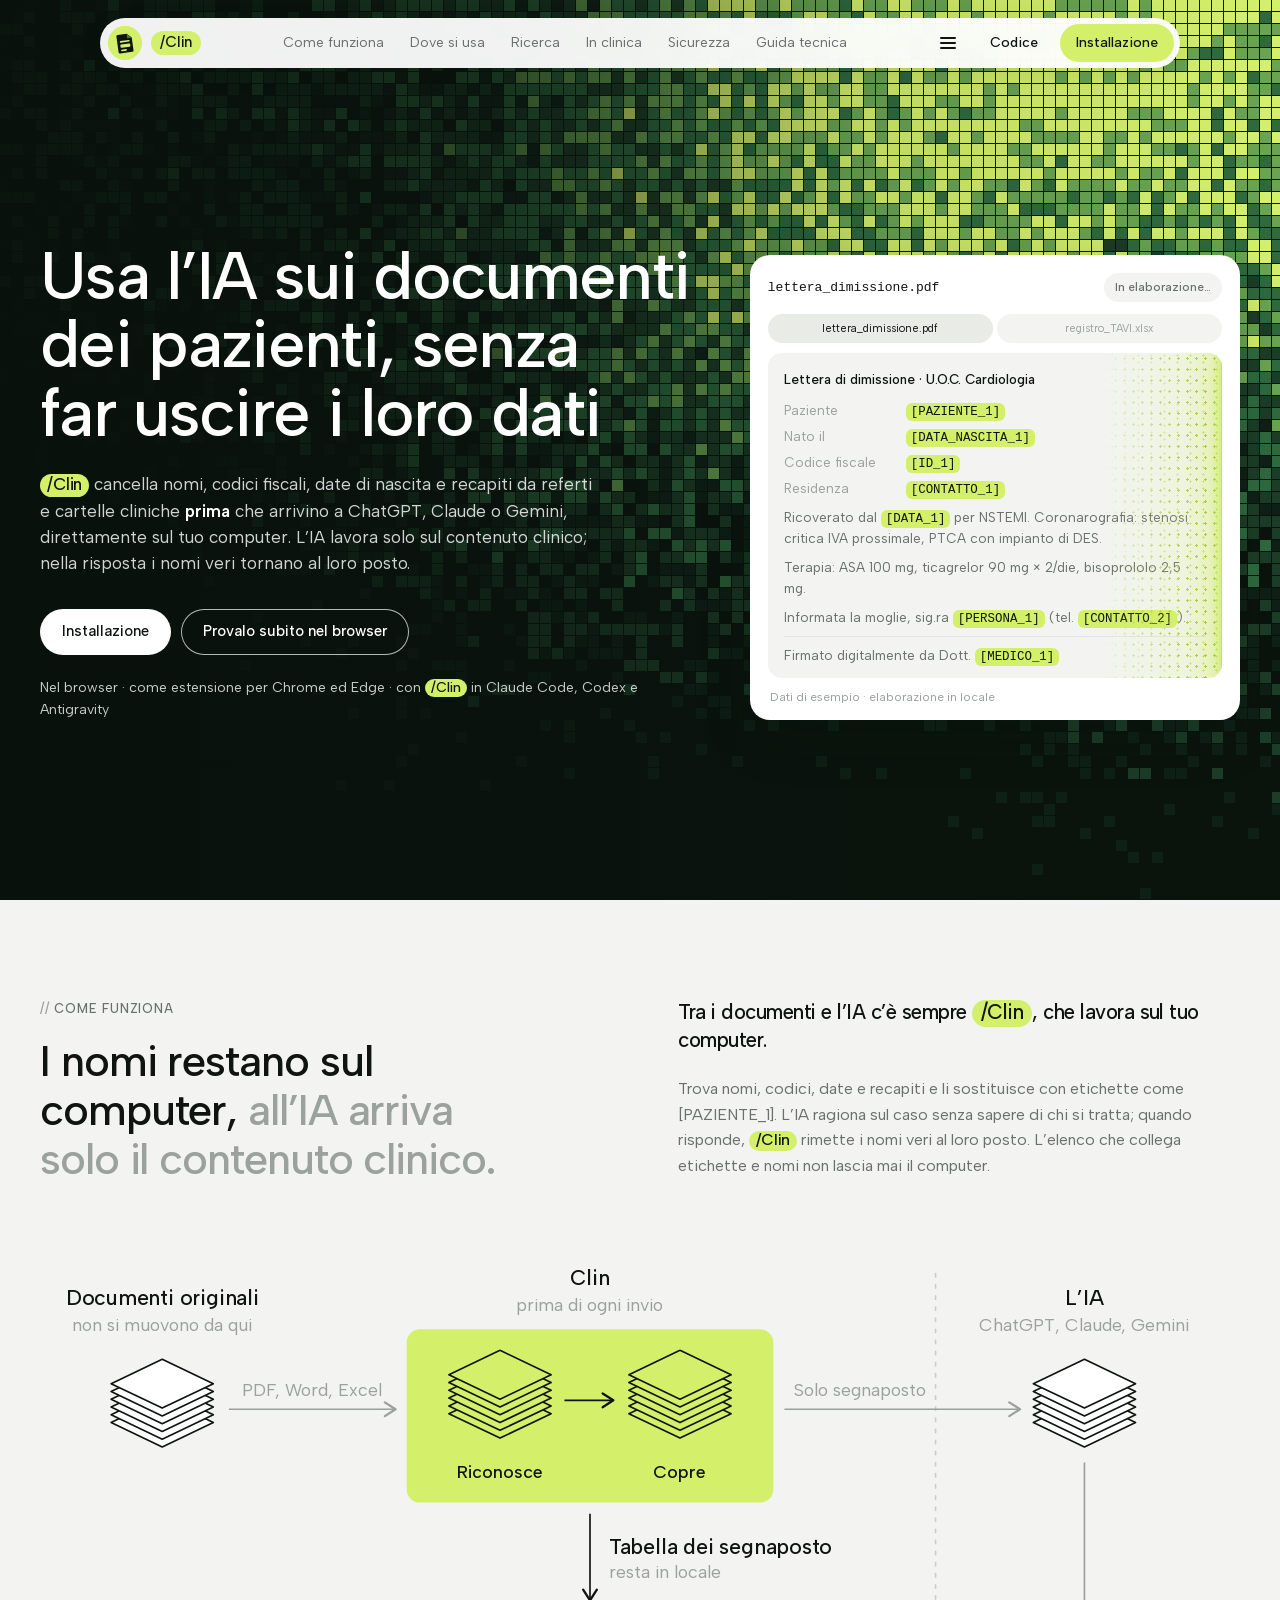
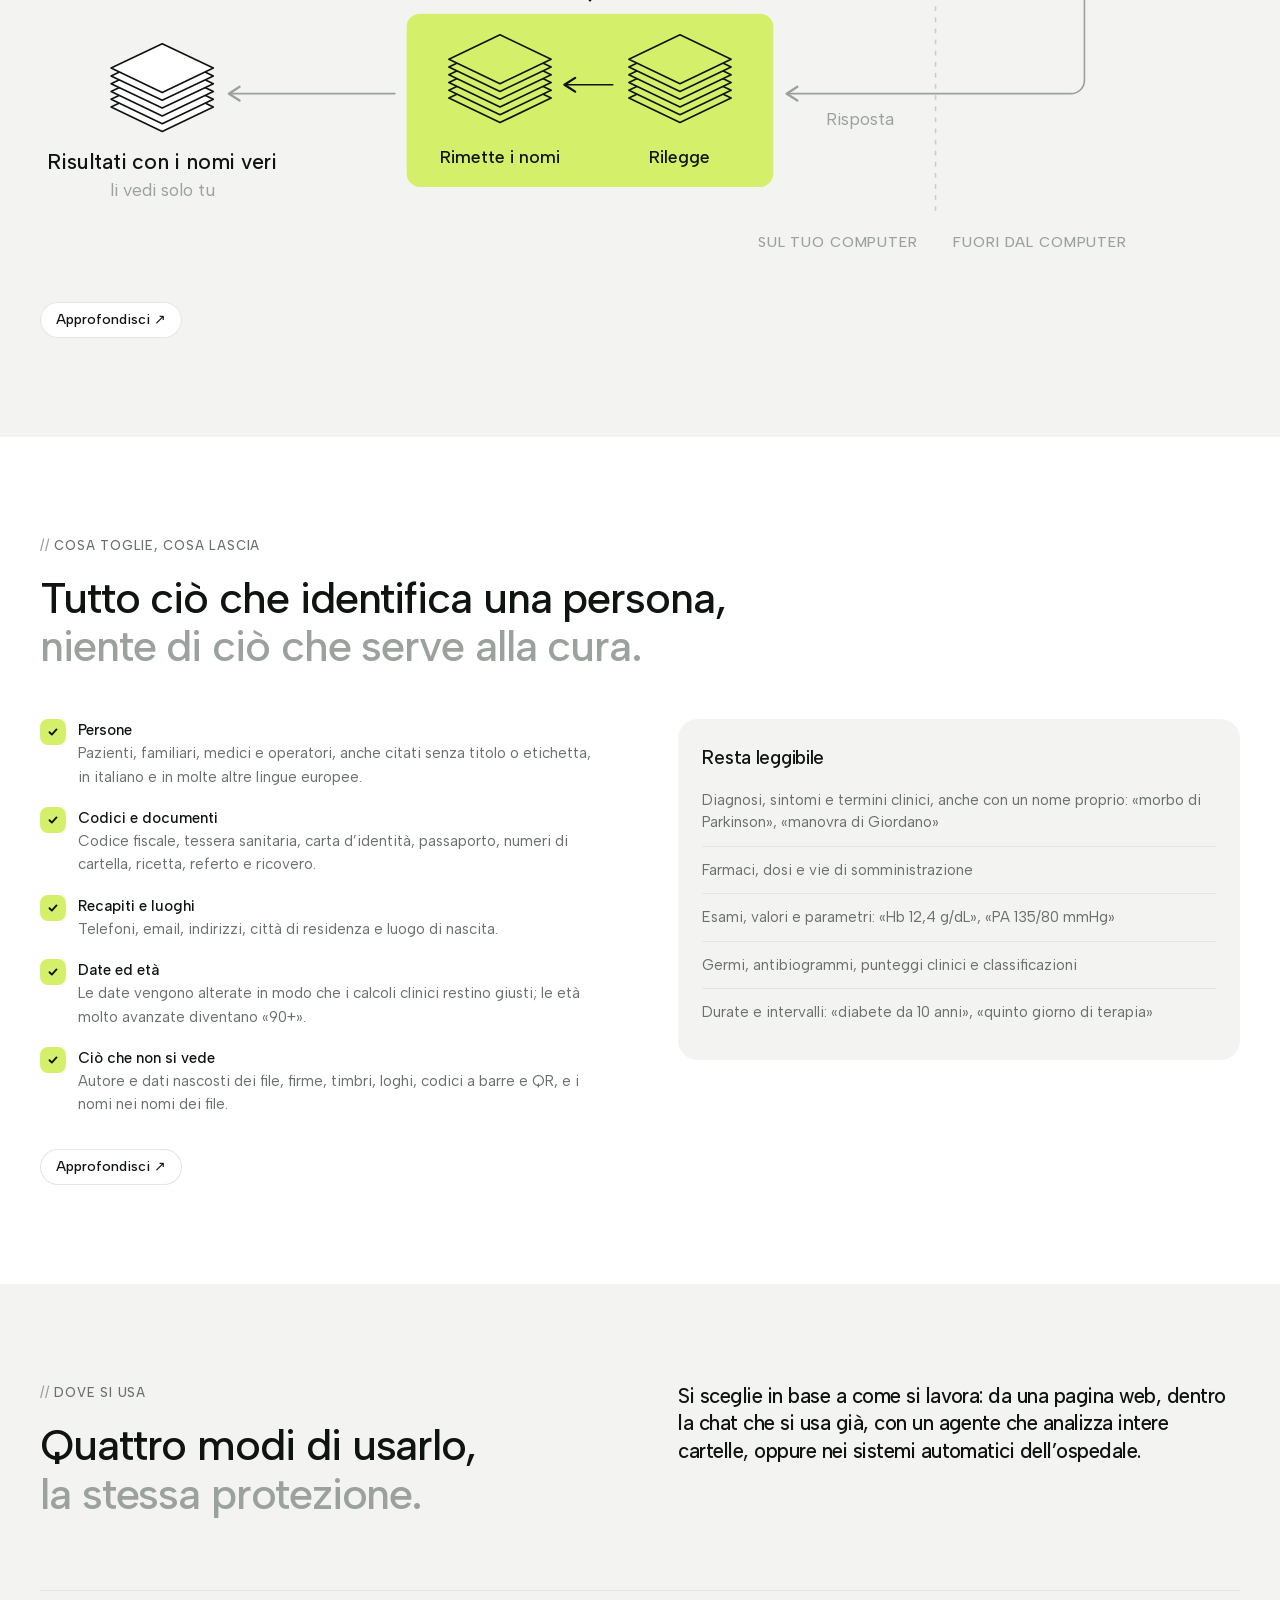
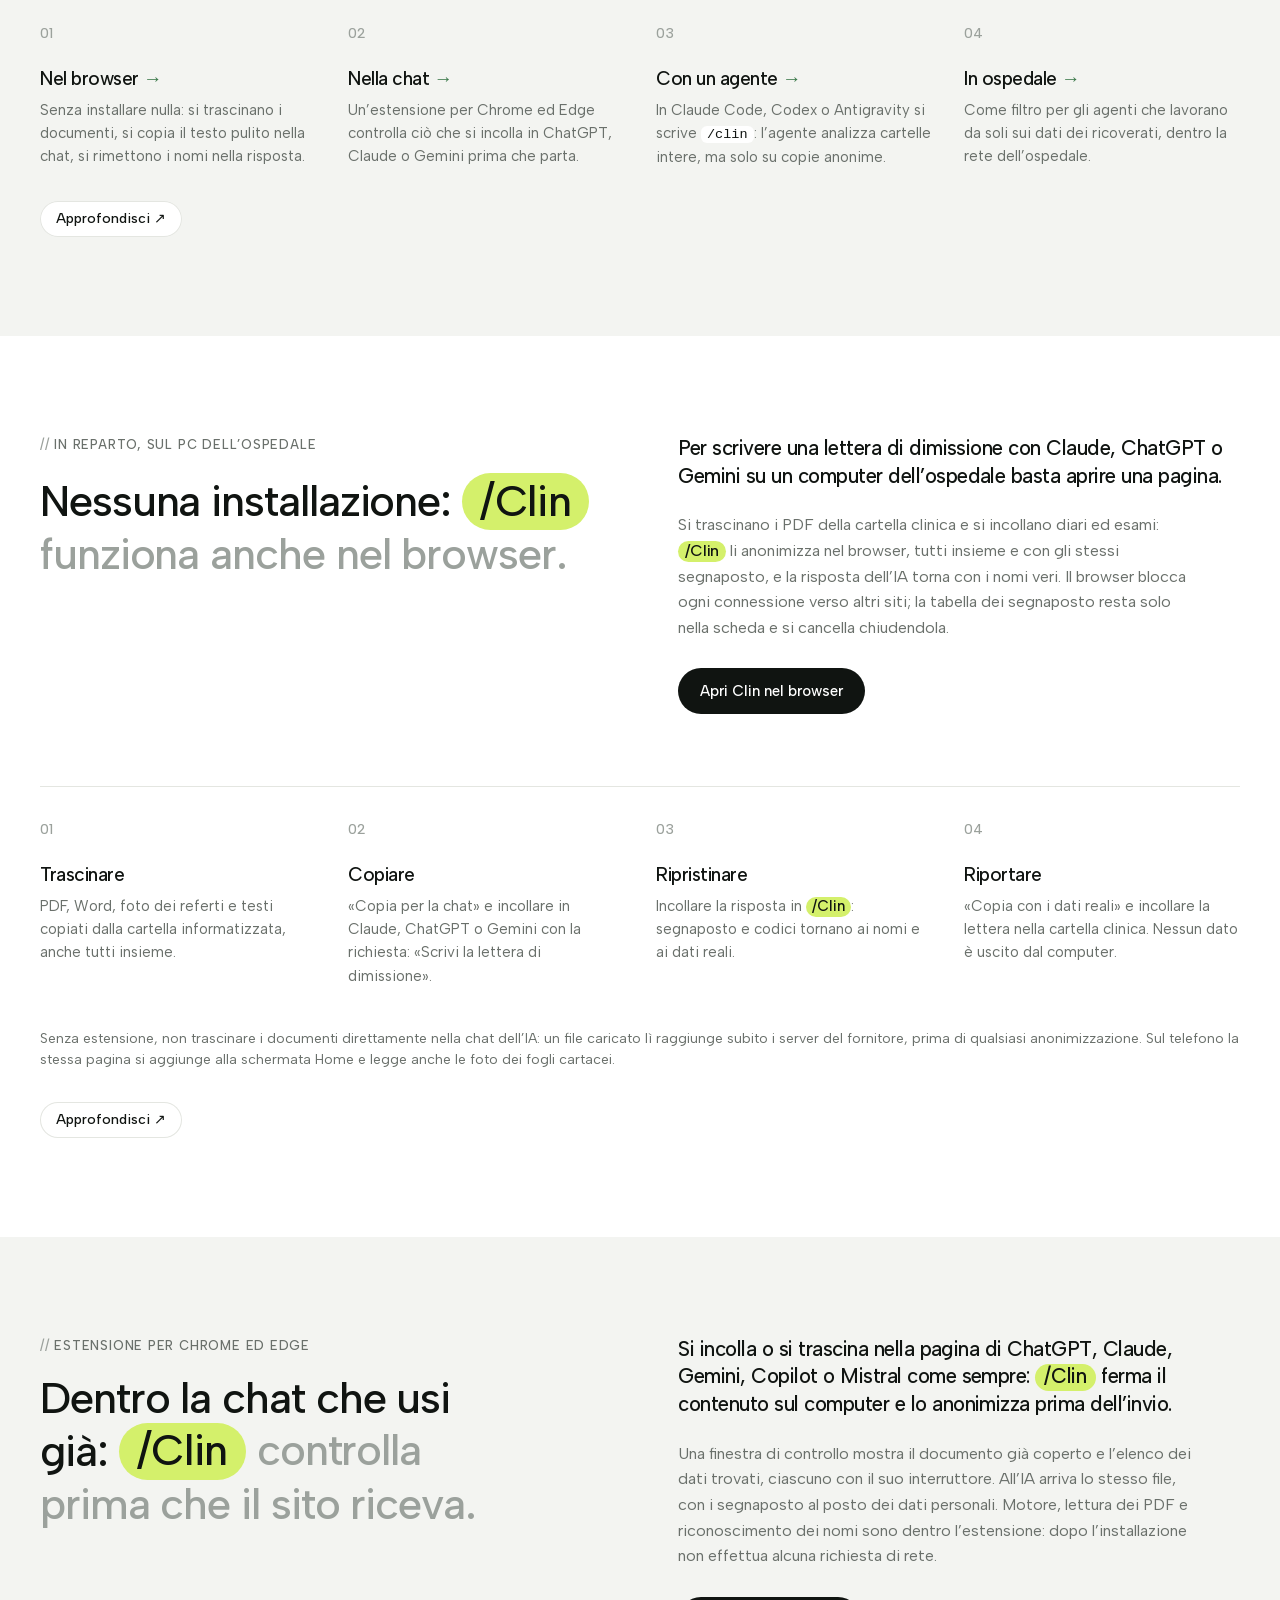
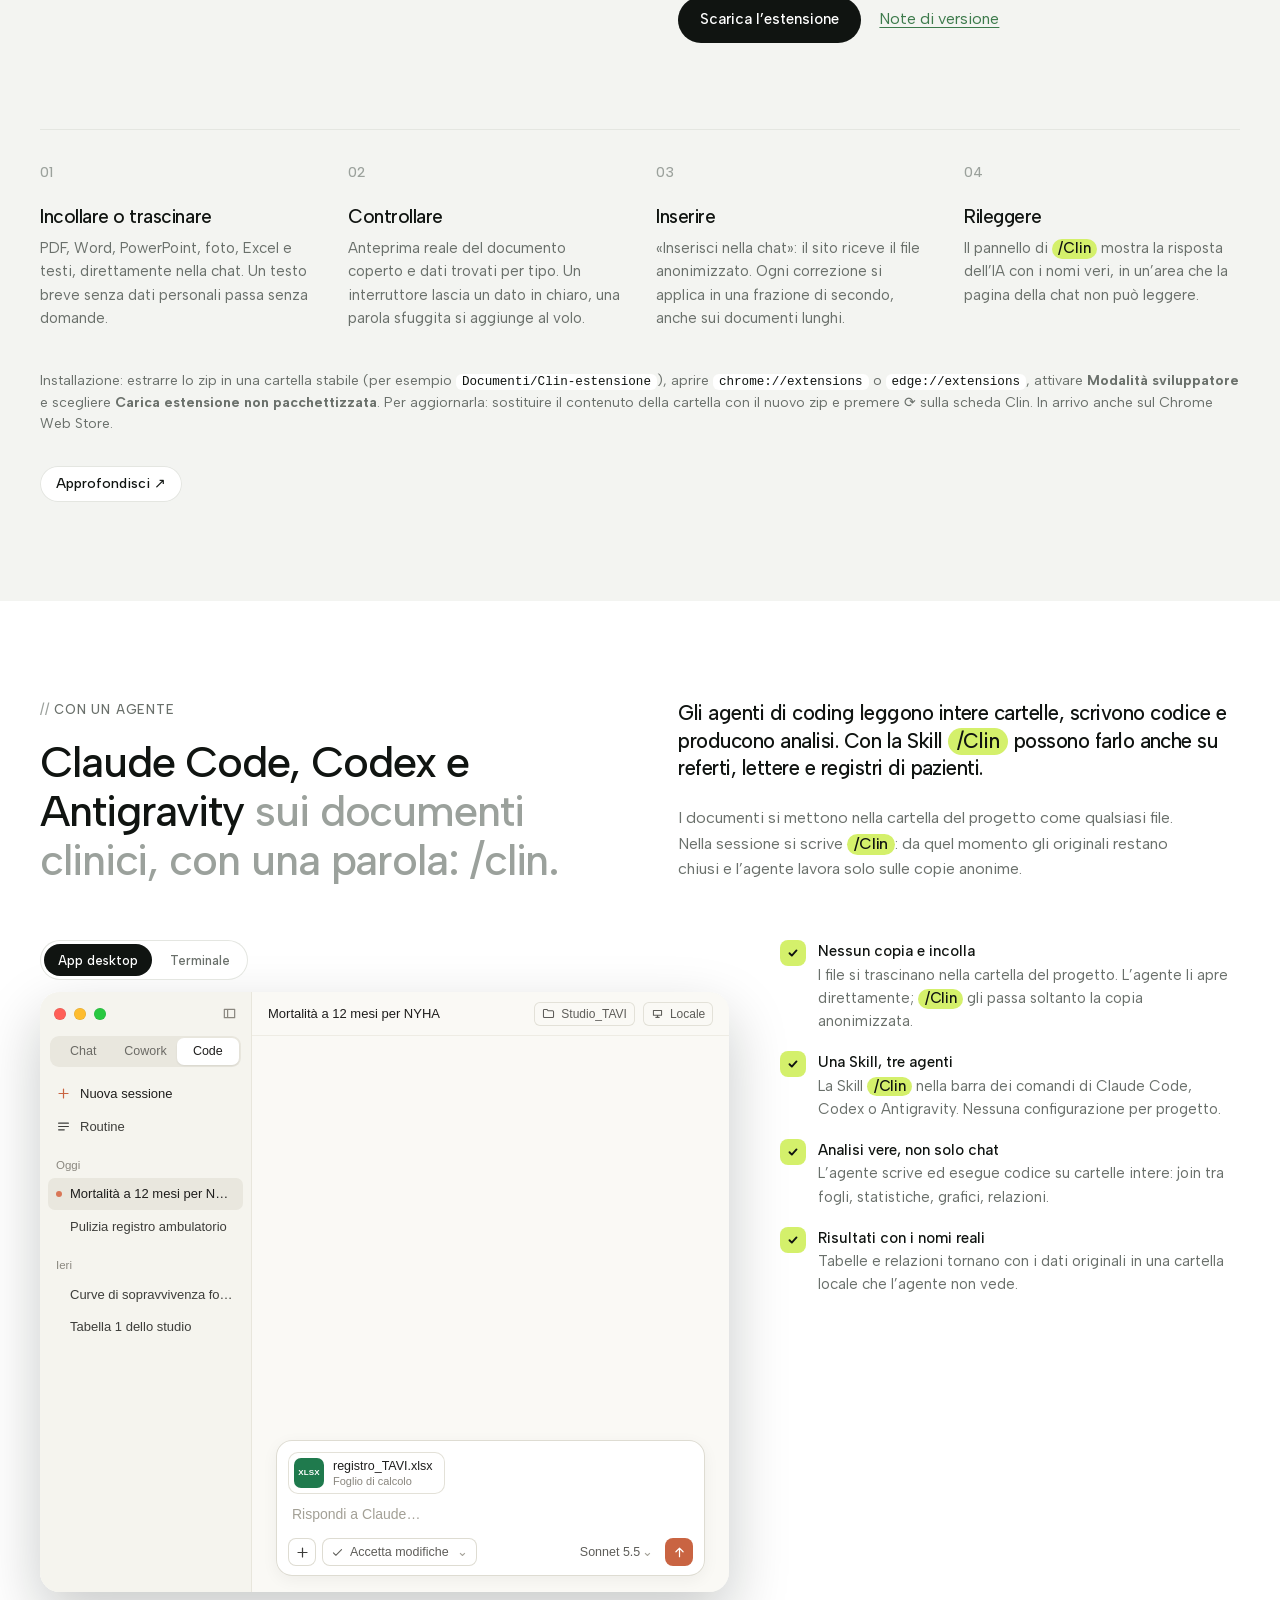
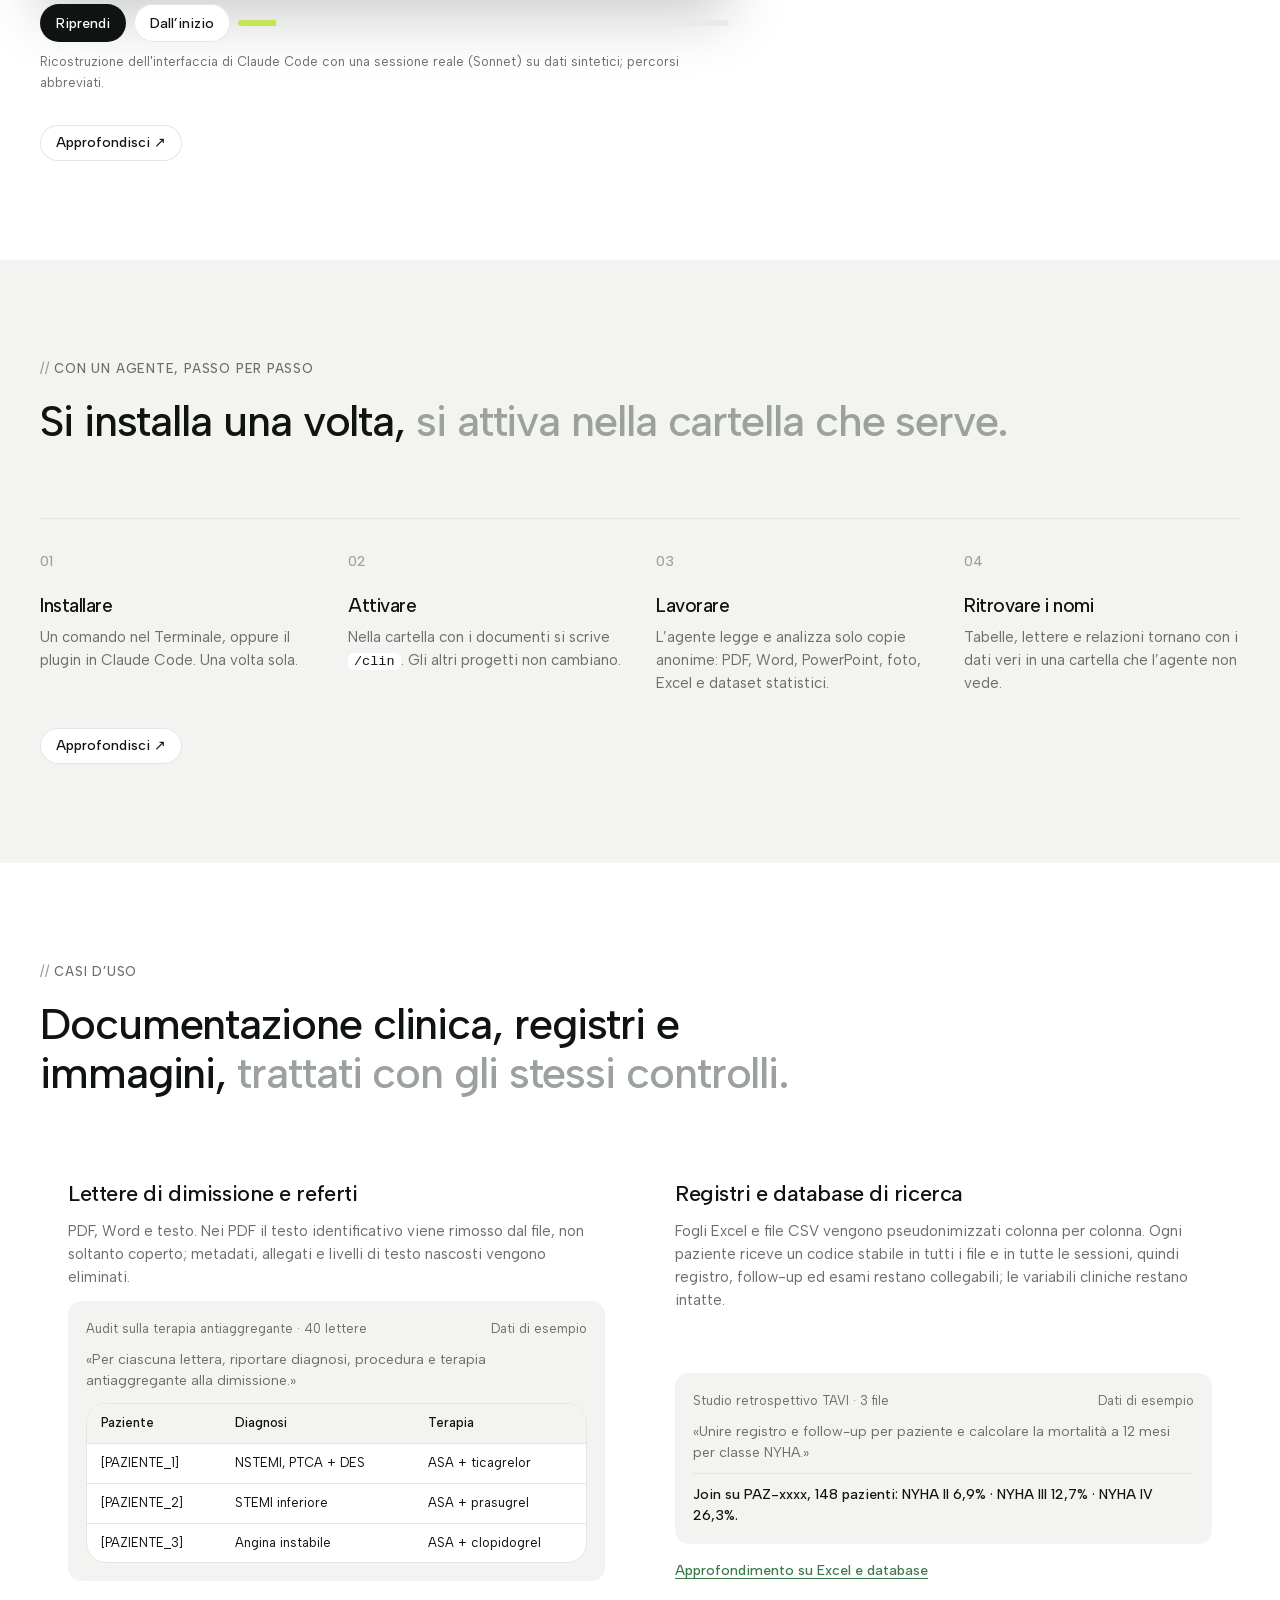
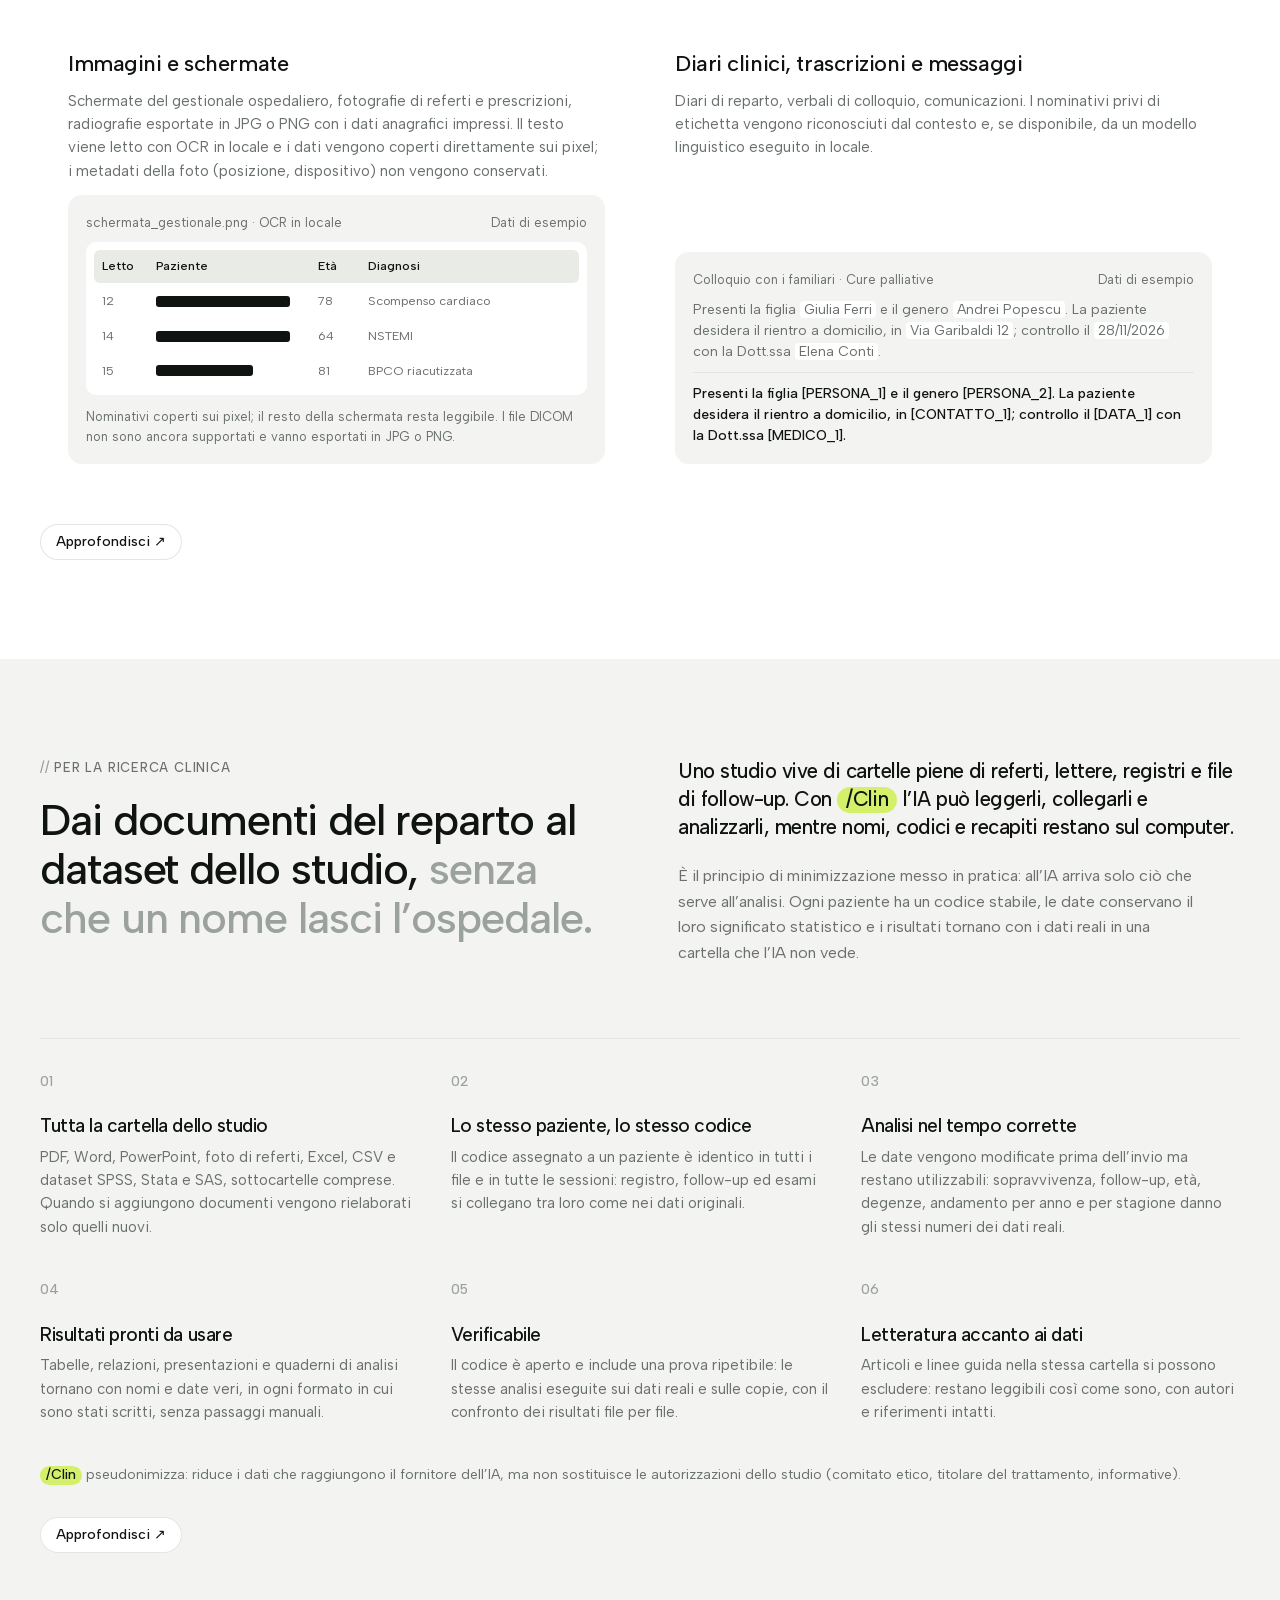
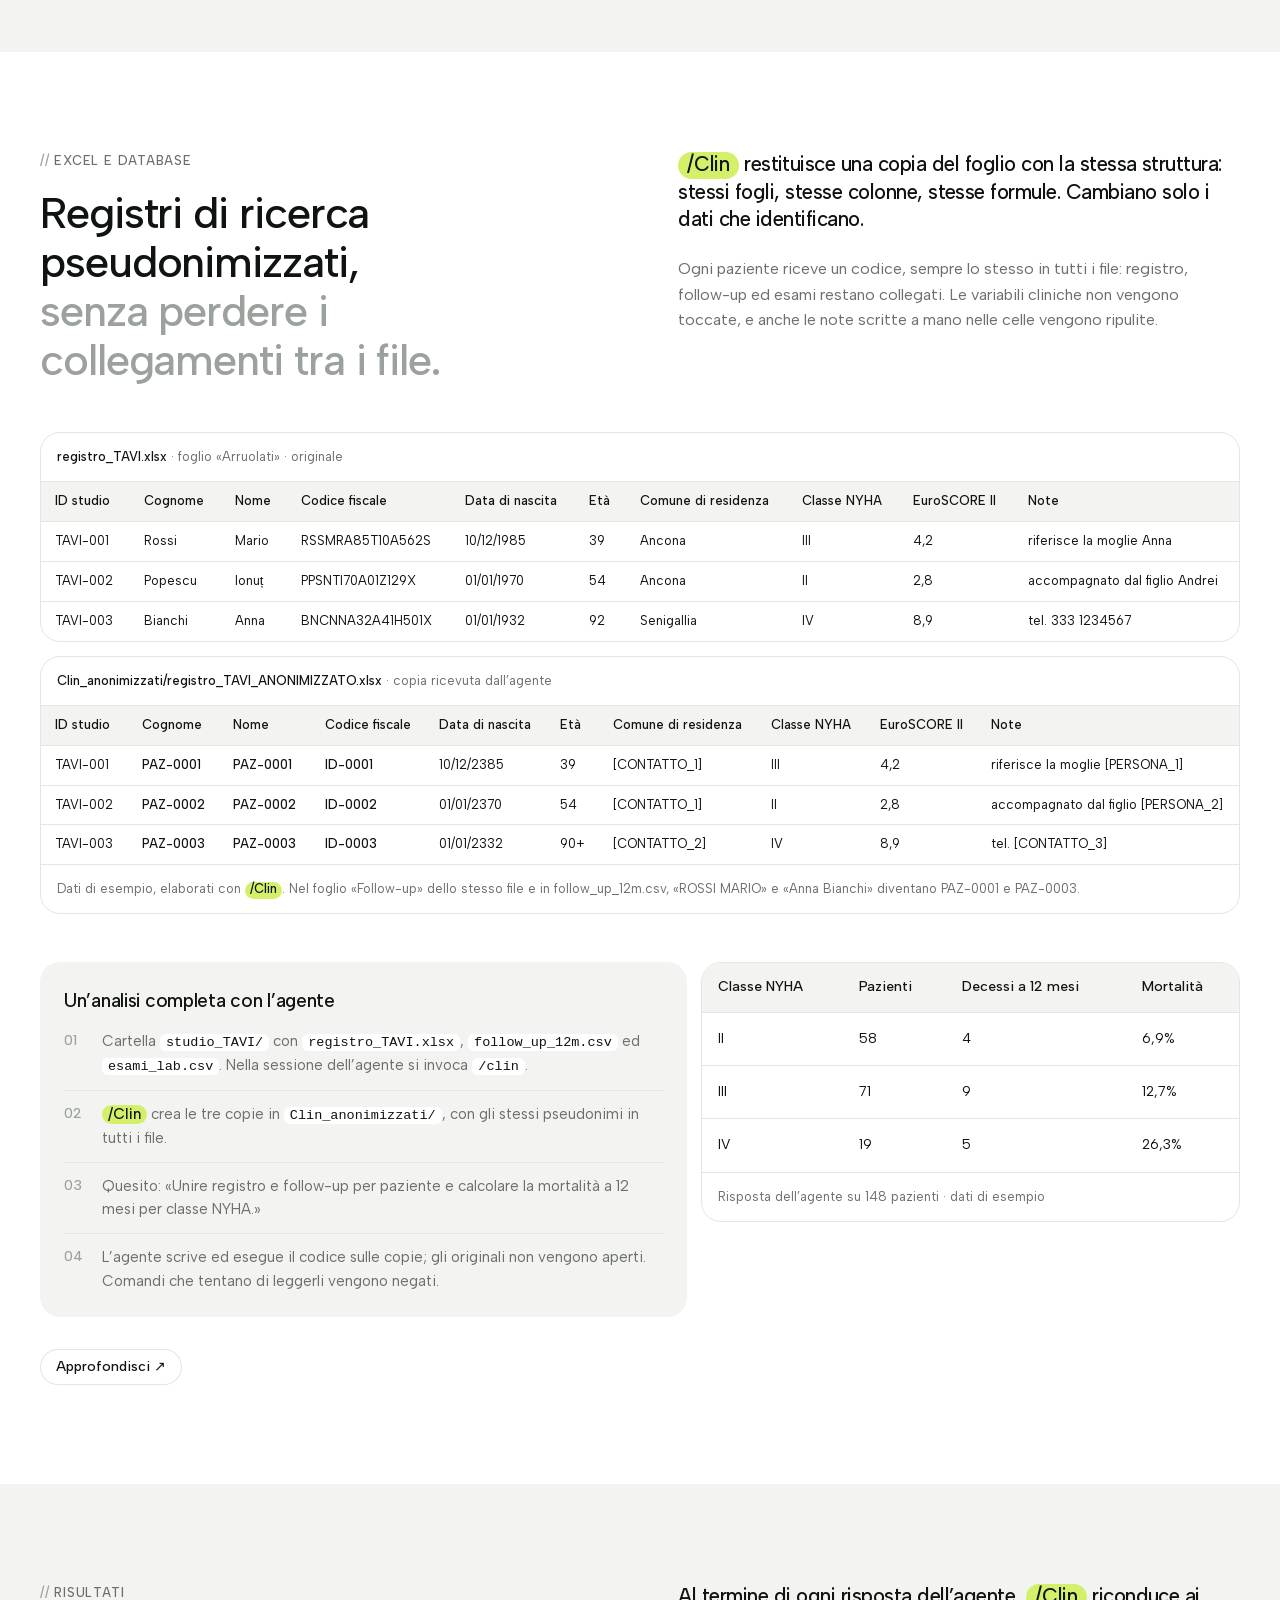
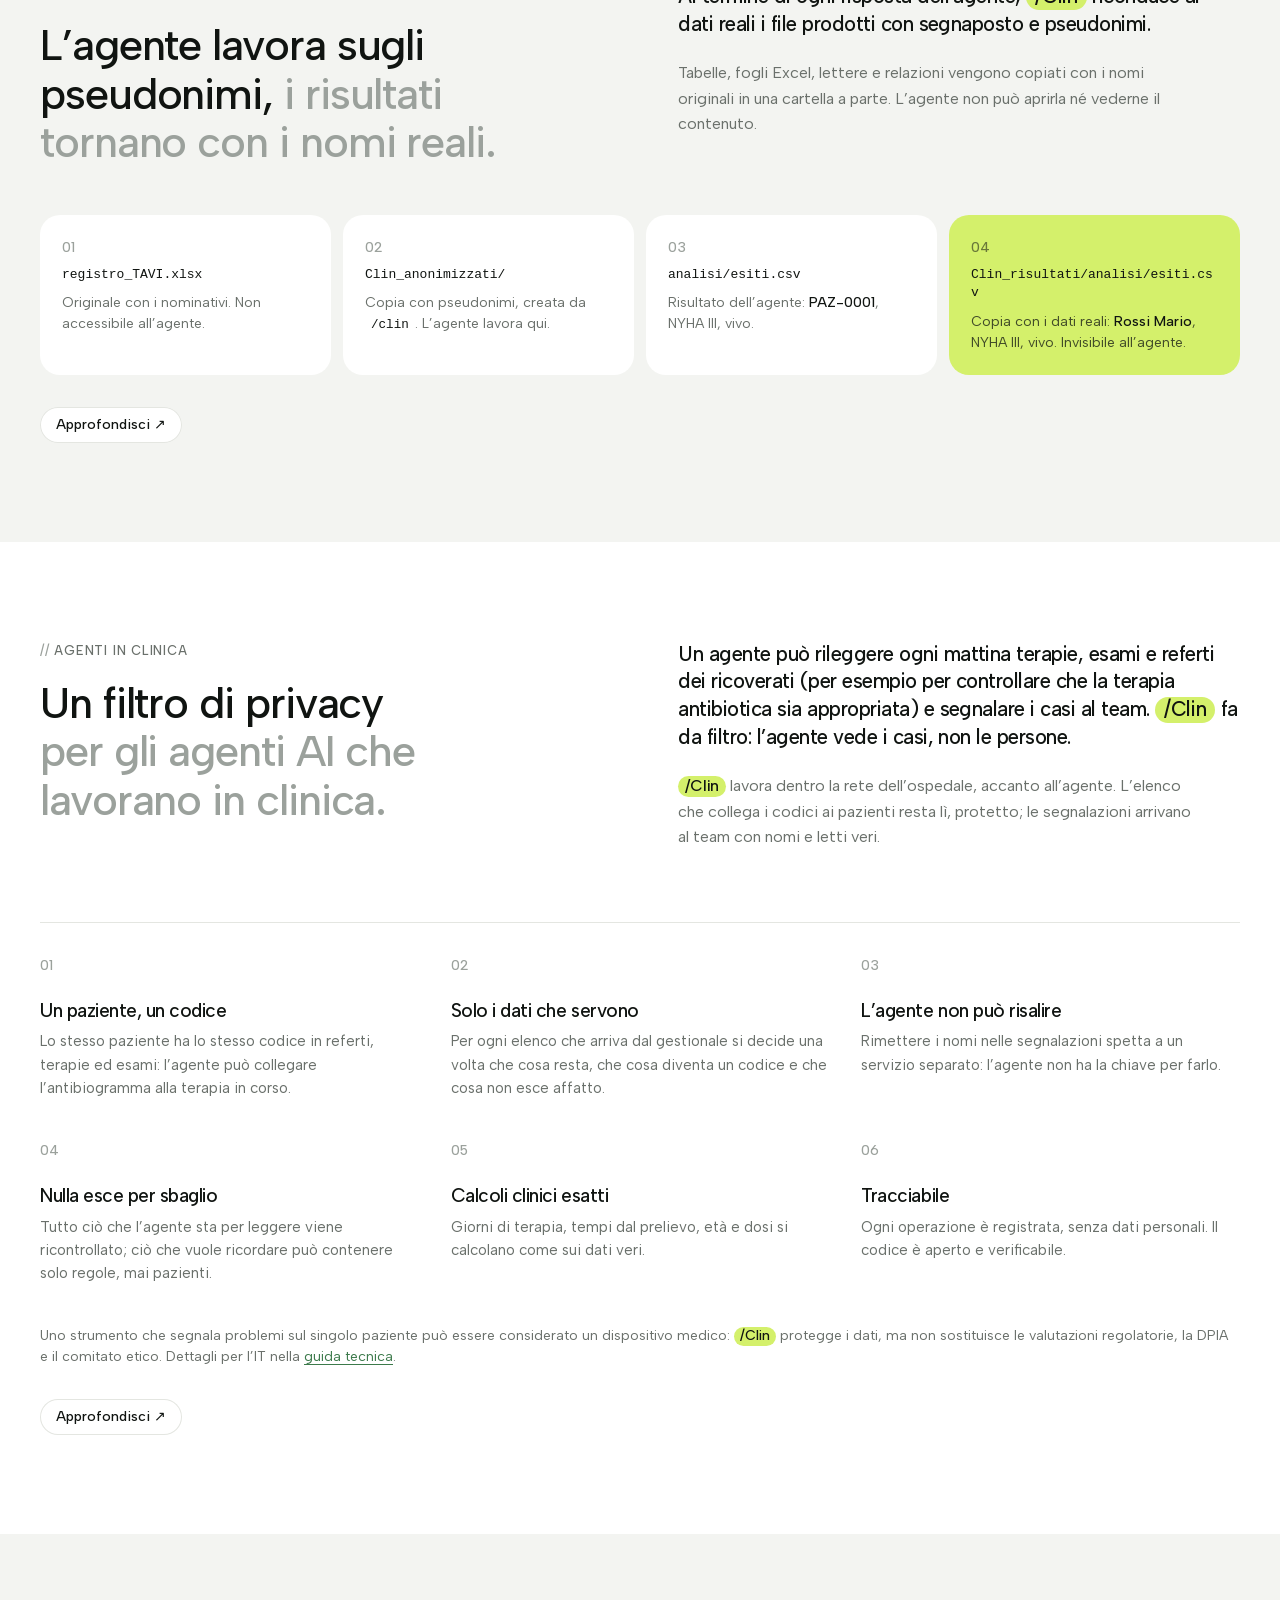
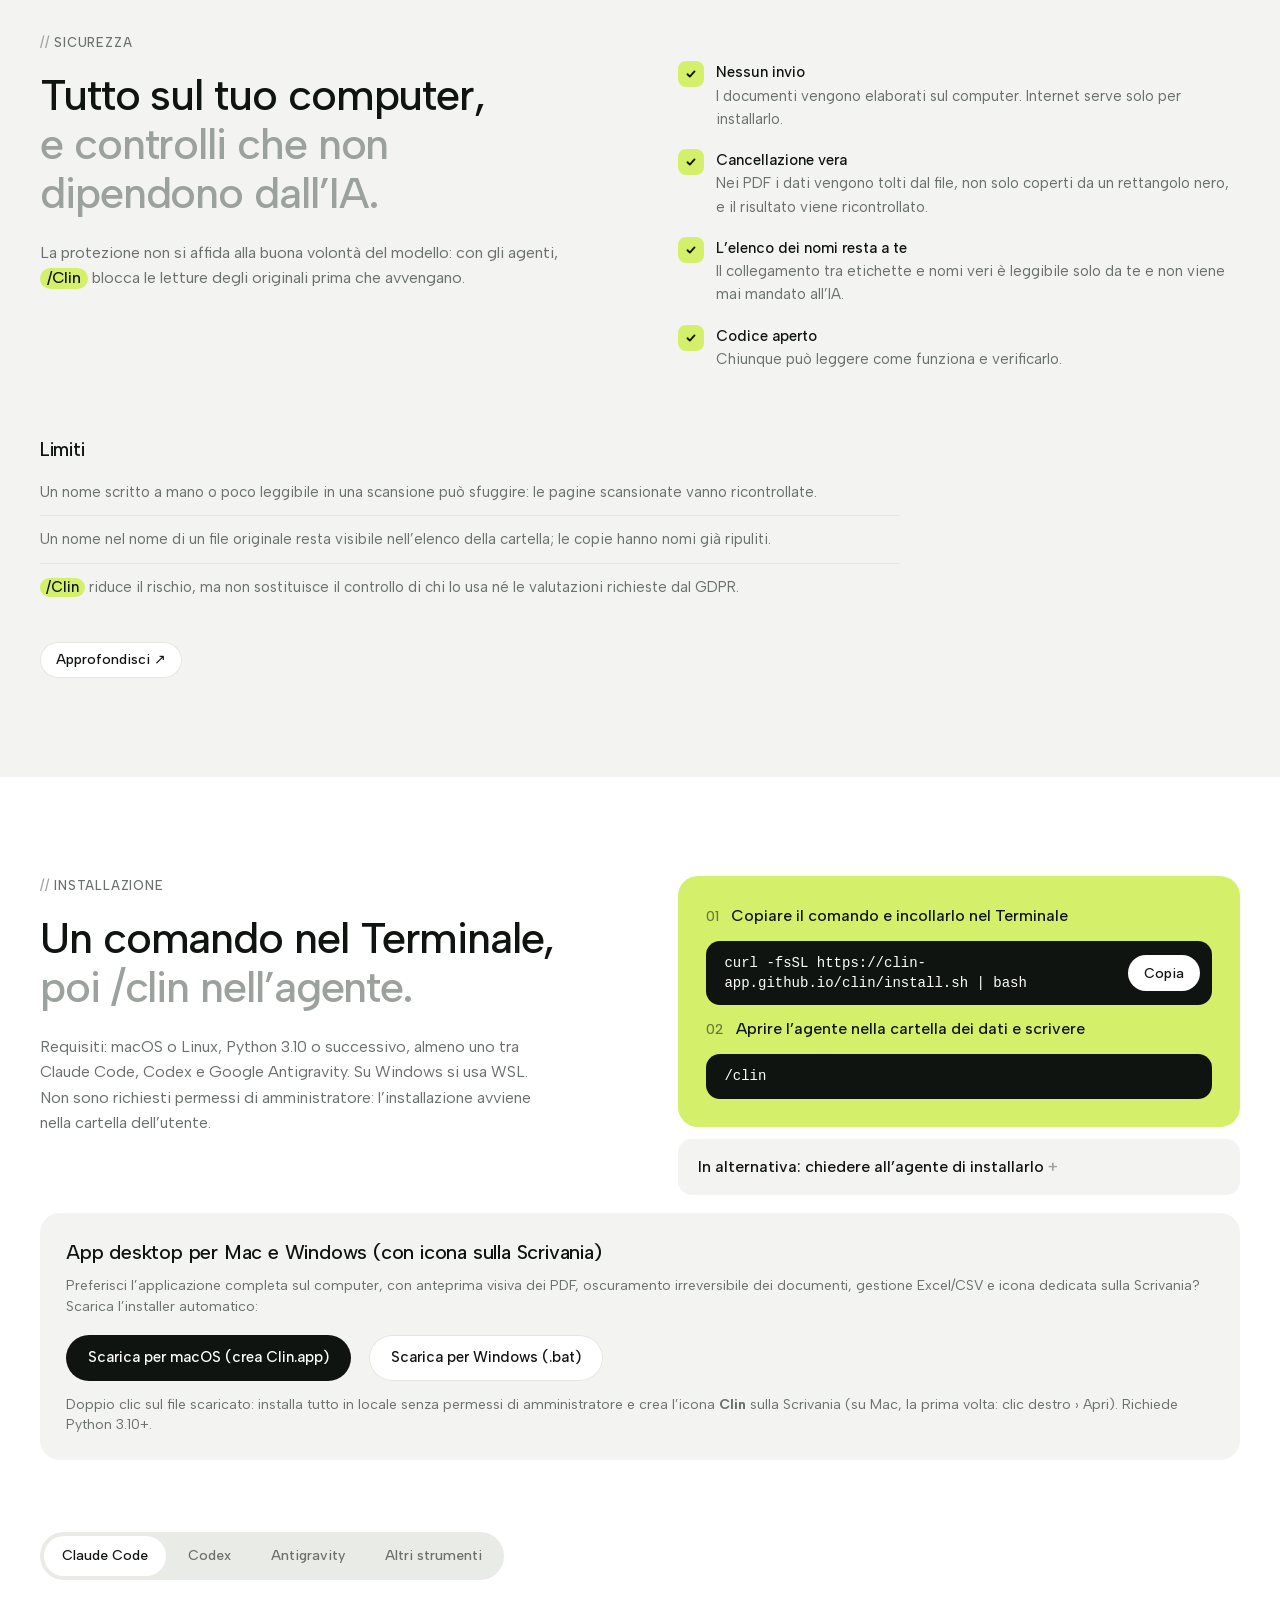
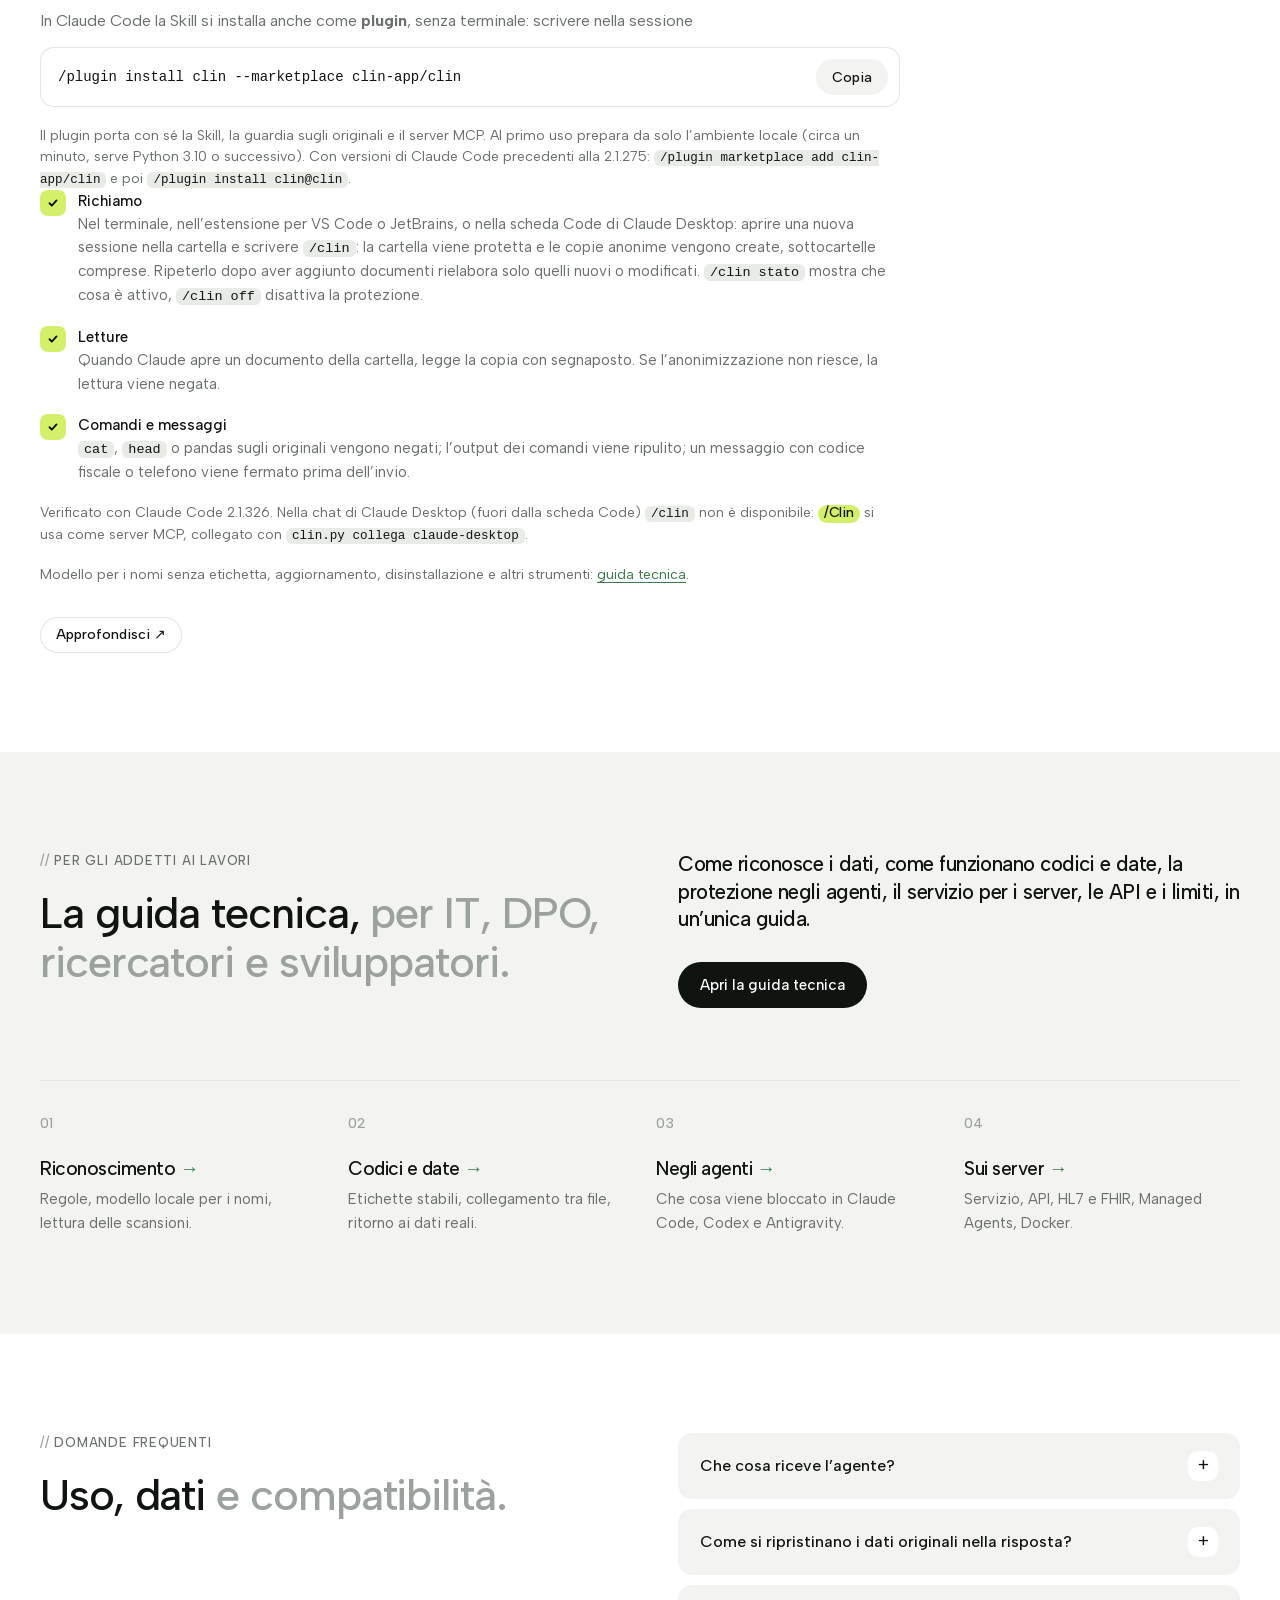
<file: docs/index.html>
<!doctype html>
<html lang="it">
<head>
  <meta charset="utf-8">
  <meta name="viewport" content="width=device-width, initial-scale=1">
  <title>Clin — Usa l’IA sui documenti dei pazienti, senza far uscire i loro dati</title>
  <meta name="description" content="Clin rimuove in locale nomi, codici fiscali, recapiti, indirizzi, date e codici di documento da referti, cartelle cliniche, Excel e immagini, prima che arrivino a Claude Code, Codex o Antigravity. Si installa con un comando e si richiama con /clin.">
  <link rel="icon" href="logo.svg" type="image/svg+xml">
  <link rel="preload" href="fonts/AlbertSans.woff2" as="font" type="font/woff2" crossorigin>
  <link rel="stylesheet" href="style.css?v=20261123a">
  <link rel="stylesheet" href="clin.css?v=20261125b">
</head>
<body>

<nav class="topnav" aria-label="Principale">
  <a class="brand" href="#"><span class="brand-mark"><img src="logo.svg" alt="" width="34" height="34"></span><span class="clin">/Clin</span></a>
  <div class="nav-links">
    <a href="#flusso">Come funziona</a>
    <a href="#modi">Dove si usa</a>
    <a href="#ricerca">Ricerca</a>
    <a href="#agenti">In clinica</a>
    <a href="#sicurezza">Sicurezza</a>
    <a href="guida.html">Guida tecnica</a>
  </div>
  <div class="nav-actions">
    <details class="nav-more">
      <summary class="nav-btn" aria-label="Tutte le sezioni"><span class="nav-more-ico" aria-hidden="true"></span><span class="nav-more-txt">Menu</span></summary>
      <div class="nav-menu">
        <a class="nav-feature" href="app/">
          <canvas class="ascii-fig" data-shape="fogli" data-tone="dark" aria-hidden="true"></canvas>
          <span class="nf-text"><b>Prova <span class="clin">/Clin</span> nel browser</b>Anonimizza un referto senza installare nulla, anche dal telefono.</span>
          <span class="nf-btn">Apri l’app</span>
        </a>
        <div class="nav-list">
          <a href="#flusso"><svg class="ni" viewBox="0 0 24 24" aria-hidden="true"><path d="M9 6h11M9 12h11M9 18h11M4.5 6h.01M4.5 12h.01M4.5 18h.01"/></svg><span>Come funziona</span></a>
          <a href="#rimosso"><svg class="ni" viewBox="0 0 24 24" aria-hidden="true"><path d="m3 3 18 18M10.6 6.1A9 9 0 0 1 12 6c5 0 9 6 9 6a15 15 0 0 1-2.4 3.1M6.6 6.6C4.3 8.1 3 12 3 12s4 6 9 6a8.5 8.5 0 0 0 4-1M9.9 9.9a3 3 0 0 0 4.2 4.2"/></svg><span>Cosa toglie, cosa lascia</span></a>
          <a href="#modi"><svg class="ni" viewBox="0 0 24 24" aria-hidden="true"><path d="M12 3v4M12 17v4M3 12h4M17 12h4M6 6l2.5 2.5M15.5 15.5 18 18M6 18l2.5-2.5M15.5 8.5 18 6"/></svg><span>Dove si usa</span></a>
          <a href="#reparto"><svg class="ni" viewBox="0 0 24 24" aria-hidden="true"><rect x="3" y="4" width="18" height="16" rx="2.5"/><path d="M3 9h18M6.5 6.5h.01M9 6.5h.01"/></svg><span>Nel browser</span></a>
          <a href="#estensione"><svg class="ni" viewBox="0 0 24 24" aria-hidden="true"><path d="M10 4a2 2 0 0 1 4 0v2h4v4h-1.5a2 2 0 1 0 0 4H18v5h-5v-1.5a2 2 0 1 0-4 0V19H4v-5h1.5a2 2 0 1 0 0-4H4V6h6z"/></svg><span>Estensione per Chrome ed Edge</span></a>
          <a href="#valore"><svg class="ni" viewBox="0 0 24 24" aria-hidden="true"><rect x="3" y="4" width="18" height="16" rx="2.5"/><path d="m7 10 3 2-3 2M12 15h5"/></svg><span>Con un agente</span></a>
          <a href="#casi"><svg class="ni" viewBox="0 0 24 24" aria-hidden="true"><path d="M3 5.5A1.5 1.5 0 0 1 4.5 4H9a3 3 0 0 1 3 3v13a2.5 2.5 0 0 0-2.5-2.5H3zM21 5.5A1.5 1.5 0 0 0 19.5 4H15a3 3 0 0 0-3 3v13a2.5 2.5 0 0 1 2.5-2.5H21z"/></svg><span>Casi d’uso</span></a>
          <a href="#ricerca"><svg class="ni" viewBox="0 0 24 24" aria-hidden="true"><circle cx="11" cy="11" r="6.5"/><path d="m20 20-4.4-4.4"/></svg><span>Per la ricerca</span></a>
          <a href="#database"><svg class="ni" viewBox="0 0 24 24" aria-hidden="true"><ellipse cx="12" cy="5.5" rx="7.5" ry="2.8"/><path d="M4.5 5.5v13c0 1.5 3.4 2.8 7.5 2.8s7.5-1.3 7.5-2.8v-13M4.5 12c0 1.5 3.4 2.8 7.5 2.8s7.5-1.3 7.5-2.8"/></svg><span>Excel e database</span></a>
          <a href="#risultati"><svg class="ni" viewBox="0 0 24 24" aria-hidden="true"><path d="M14 3H6.5A1.5 1.5 0 0 0 5 4.5v15A1.5 1.5 0 0 0 6.5 21h11a1.5 1.5 0 0 0 1.5-1.5V8zM14 3v5h5M9 14.5l2 2 4-4"/></svg><span>Risultati</span></a>
          <a href="#agenti"><svg class="ni" viewBox="0 0 24 24" aria-hidden="true"><rect x="4" y="4" width="16" height="6" rx="1.5"/><rect x="4" y="14" width="16" height="6" rx="1.5"/><path d="M8 7h.01M8 17h.01"/></svg><span>Agenti in clinica</span></a>
          <a href="#sicurezza"><svg class="ni" viewBox="0 0 24 24" aria-hidden="true"><rect x="5" y="11" width="14" height="10" rx="2"/><path d="M8 11V7.5a4 4 0 0 1 8 0V11"/></svg><span>Sicurezza</span></a>
          <a href="#installazione"><svg class="ni" viewBox="0 0 24 24" aria-hidden="true"><path d="M12 3v12M7 10l5 5 5-5M5 20h14"/></svg><span>Installazione</span></a>
          <a href="#desktop"><svg class="ni" viewBox="0 0 24 24" aria-hidden="true"><rect x="3" y="4" width="18" height="12" rx="2"/><path d="M8 20h8M12 16v4"/></svg><span>App desktop (Mac e Windows)</span></a>
          <a href="guida.html"><svg class="ni" viewBox="0 0 24 24" aria-hidden="true"><path d="M6 3h9l4 4v14H6zM14 3v5h5M9 12h7M9 16h7"/></svg><span>Per gli addetti ai lavori</span></a>
          <a href="#domande"><svg class="ni" viewBox="0 0 24 24" aria-hidden="true"><path d="M20.5 12a8 8 0 0 1-11.7 7.1L4 20l1-4.4A8 8 0 1 1 20.5 12z"/></svg><span>Domande</span></a>
          <a href="#sostieni"><svg class="ni" viewBox="0 0 24 24" aria-hidden="true"><path d="M12 20s-7.5-4.6-7.5-10.2A4 4 0 0 1 12 7.3a4 4 0 0 1 7.5 2.5C19.5 15.4 12 20 12 20z"/></svg><span>Sostieni</span></a>
          <a href="https://github.com/clin-app/clin"><svg class="ni" viewBox="0 0 24 24" aria-hidden="true"><path d="m8 7-5 5 5 5M16 7l5 5-5 5M14 4l-4 16"/></svg><span>Codice sorgente</span></a>
        </div>
      </div>
    </details>
    <a class="nav-btn nav-code" href="https://github.com/clin-app/clin">Codice</a>
    <a class="nav-btn nav-accent" href="#installazione">Installazione</a>
  </div>
</nav>

<header class="hero">
  <canvas class="hero-ascii" aria-hidden="true"></canvas>
  <div class="hero-grid">
    <div>
      <h1>Usa l’IA sui documenti dei pazienti, senza far uscire i loro dati</h1>
      <p class="hero-copy"><span class="clin">/Clin</span> cancella nomi, codici fiscali, date di nascita e recapiti da referti e cartelle cliniche <b>prima</b> che arrivino a ChatGPT, Claude o Gemini, direttamente sul tuo computer. L’IA lavora solo sul contenuto clinico; nella risposta i nomi veri tornano al loro posto.</p>
      <div class="actions">
        <a class="btn btn-white" href="#installazione">Installazione</a>
        <a class="btn btn-ghost" href="app/">Provalo subito nel browser</a>
      </div>
      <p class="hero-agents">Nel browser · come estensione per Chrome ed Edge · con <span class="clin">/Clin</span> in Claude Code, Codex e Antigravity</p>
    </div>
    <div class="hero-stage" role="img" aria-label="Animazione: una lettera di dimissione e un registro Excel vengono anonimizzati; i dati personali diventano segnaposto, i contenuti clinici restano."></div>
  </div>
</header>

<main>

  <!-- ------------------------------------------------ il percorso dei dati -->
  <section class="section soft" id="flusso">
    <div class="wrap">
      <div class="split split-top">
        <div>
          <span class="eyebrow">Come funziona</span>
          <h2>I nomi restano sul computer, <span>all’IA arriva solo il contenuto clinico.</span></h2>
        </div>
        <div>
          <p class="lede">Tra i documenti e l’IA c’è sempre <span class="clin">/Clin</span>, che lavora sul tuo computer.</p>
          <p class="sub">Trova nomi, codici, date e recapiti e li sostituisce con etichette come [PAZIENTE_1]. L’IA ragiona sul caso senza sapere di chi si tratta; quando risponde, <span class="clin">/Clin</span> rimette i nomi veri al loro posto. L’elenco che collega etichette e nomi non lascia mai il computer.</p>
        </div>
      </div>
      <div class="dataflow" role="img" aria-label="Schema: i documenti originali restano sul computer; Clin riconosce e copre i dati personali; all’IA arrivano solo segnaposto; la risposta torna a Clin, che con la tabella dei segnaposto conservata in locale rimette i nomi veri nei risultati.">
        <svg viewBox="0 0 1080 560" xmlns="http://www.w3.org/2000/svg" aria-hidden="true">
          <defs>
            <symbol id="fl-stk" viewBox="0 0 96 82">
              <path d="M48 36l46 22-46 22L2 58z"/><path d="M48 29l46 22-46 22L2 51z"/><path d="M48 22l46 22-46 22L2 44z"/>
              <path d="M48 15l46 22-46 22L2 37z"/><path d="M48 8l46 22-46 22L2 30z"/><path d="M48 1l46 22-46 22L2 23z"/>
            </symbol>
            <marker id="fl-ag" viewBox="0 0 12 12" refX="10" refY="6" markerWidth="11" markerHeight="11" orient="auto"><path d="M3 1.5l7 4.5-7 4.5" class="fl-head"/></marker>
            <marker id="fl-ab" viewBox="0 0 12 12" refX="10" refY="6" markerWidth="11" markerHeight="11" orient="auto"><path d="M3 1.5l7 4.5-7 4.5" class="fl-head fl-blue"/></marker>
          </defs>

          <line class="fl-edge" x1="806" y1="24" x2="806" y2="512"/>
          <text class="fl-cap" x="790" y="540" text-anchor="end">Sul tuo computer</text>
          <text class="fl-cap" x="822" y="540">Fuori dal computer</text>

          <text class="fl-t" x="110" y="52" text-anchor="middle">Documenti originali</text>
          <text class="fl-s" x="110" y="76" text-anchor="middle">non si muovono da qui</text>
          <use href="#fl-stk" class="fl-ink" x="62" y="100" width="96" height="82"/>

          <text class="fl-t" x="495" y="34" text-anchor="middle">Clin</text>
          <text class="fl-s" x="495" y="58" text-anchor="middle">prima di ogni invio</text>
          <rect class="fl-panel" x="330" y="74" width="330" height="156" rx="12"/>
          <use href="#fl-stk" class="fl-b" x="366" y="92" width="96" height="82"/>
          <use href="#fl-stk" class="fl-b" x="528" y="92" width="96" height="82"/>
          <path class="fl-line fl-blue" d="M472 138H516" marker-end="url(#fl-ab)"/>
          <text class="fl-in" x="414" y="208" text-anchor="middle">Riconosce</text>
          <text class="fl-in" x="576" y="208" text-anchor="middle">Copre</text>

          <text class="fl-t" x="940" y="52" text-anchor="middle">L’IA</text>
          <text class="fl-s" x="940" y="76" text-anchor="middle">ChatGPT, Claude, Gemini</text>
          <use href="#fl-stk" class="fl-ink" x="892" y="100" width="96" height="82"/>

          <path class="fl-line" d="M170 146H320" marker-end="url(#fl-ag)"/>
          <text class="fl-s" x="245" y="134" text-anchor="middle">PDF, Word, Excel</text>
          <path class="fl-line" d="M670 146H882" marker-end="url(#fl-ag)"/>
          <text class="fl-s" x="738" y="134" text-anchor="middle">Solo segnaposto</text>

          <path class="fl-line fl-blue" d="M495 240V318" marker-end="url(#fl-ab)"/>
          <text class="fl-t fl-tb" x="512" y="276">Tabella dei segnaposto</text>
          <text class="fl-s" x="512" y="298">resta in locale</text>

          <rect class="fl-panel" x="330" y="330" width="330" height="156" rx="12"/>
          <use href="#fl-stk" class="fl-b" x="366" y="348" width="96" height="82"/>
          <use href="#fl-stk" class="fl-b" x="528" y="348" width="96" height="82"/>
          <path class="fl-line fl-blue" d="M516 394H472" marker-end="url(#fl-ab)"/>
          <text class="fl-in" x="414" y="464" text-anchor="middle">Rimette i nomi</text>
          <text class="fl-in" x="576" y="464" text-anchor="middle">Rilegge</text>

          <path class="fl-line" d="M940 194V390a12 12 0 0 1-12 12H672" marker-end="url(#fl-ag)"/>
          <text class="fl-s" x="738" y="430" text-anchor="middle">Risposta</text>
          <path class="fl-line" d="M320 402H170" marker-end="url(#fl-ag)"/>
          <use href="#fl-stk" class="fl-ink" x="62" y="356" width="96" height="82"/>
          <text class="fl-t" x="110" y="470" text-anchor="middle">Risultati con i nomi veri</text>
          <text class="fl-s" x="110" y="494" text-anchor="middle">li vedi solo tu</text>
        </svg>
      </div>
      <p class="deep"><a class="btn-deep" href="guida.html#architettura" target="_blank" rel="noopener">Approfondisci<span aria-hidden="true"> ↗</span><span class="sr"> (guida tecnica, nuova scheda)</span></a></p>
    </div>
  </section>

  <!-- ------------------------------------------------ cosa toglie, cosa lascia -->
  <section class="section" id="rimosso">
    <div class="wrap">
      <span class="eyebrow">Cosa toglie, cosa lascia</span>
      <h2>Tutto ciò che identifica una persona, <span>niente di ciò che serve alla cura.</span></h2>
      <div class="split split-top removed">
        <ul class="checks">
          <li><span><b>Persone</b>Pazienti, familiari, medici e operatori, anche citati senza titolo o etichetta, in italiano e in molte altre lingue europee.</span></li>
          <li><span><b>Codici e documenti</b>Codice fiscale, tessera sanitaria, carta d’identità, passaporto, numeri di cartella, ricetta, referto e ricovero.</span></li>
          <li><span><b>Recapiti e luoghi</b>Telefoni, email, indirizzi, città di residenza e luogo di nascita.</span></li>
          <li><span><b>Date ed età</b>Le date vengono alterate in modo che i calcoli clinici restino giusti; le età molto avanzate diventano «90+».</span></li>
          <li><span><b>Ciò che non si vede</b>Autore e dati nascosti dei file, firme, timbri, loghi, codici a barre e QR, e i nomi nei nomi dei file.</span></li>
        </ul>
        <div class="card keep">
          <h3>Resta leggibile</h3>
          <ul class="plainlist">
            <li>Diagnosi, sintomi e termini clinici, anche con un nome proprio: «morbo di Parkinson», «manovra di Giordano»</li>
            <li>Farmaci, dosi e vie di somministrazione</li>
            <li>Esami, valori e parametri: «Hb 12,4 g/dL», «PA 135/80 mmHg»</li>
            <li>Germi, antibiogrammi, punteggi clinici e classificazioni</li>
            <li>Durate e intervalli: «diabete da 10 anni», «quinto giorno di terapia»</li>
          </ul>
        </div>
      </div>
      <p class="deep"><a class="btn-deep" href="guida.html#riconoscimento" target="_blank" rel="noopener">Approfondisci<span aria-hidden="true"> ↗</span><span class="sr"> (guida tecnica, nuova scheda)</span></a></p>
    </div>
  </section>

  <!-- ------------------------------------------------ dove si usa -->
  <section class="section soft" id="modi">
    <div class="wrap">
      <div class="split split-top">
        <div>
          <span class="eyebrow">Dove si usa</span>
          <h2>Quattro modi di usarlo, <span>la stessa protezione.</span></h2>
        </div>
        <div>
          <p class="lede">Si sceglie in base a come si lavora: da una pagina web, dentro la chat che si usa già, con un agente che analizza intere cartelle, oppure nei sistemi automatici dell’ospedale.</p>
        </div>
      </div>
      <div class="features four">
        <a class="feature feature-link" href="#reparto"><span class="n">01</span><h3>Nel browser</h3><p>Senza installare nulla: si trascinano i documenti, si copia il testo pulito nella chat, si rimettono i nomi nella risposta.</p></a>
        <a class="feature feature-link" href="#estensione"><span class="n">02</span><h3>Nella chat</h3><p>Un’estensione per Chrome ed Edge controlla ciò che si incolla in ChatGPT, Claude o Gemini prima che parta.</p></a>
        <a class="feature feature-link" href="#valore"><span class="n">03</span><h3>Con un agente</h3><p>In Claude Code, Codex o Antigravity si scrive <code>/clin</code>: l’agente analizza cartelle intere, ma solo su copie anonime.</p></a>
        <a class="feature feature-link" href="#agenti"><span class="n">04</span><h3>In ospedale</h3><p>Come filtro per gli agenti che lavorano da soli sui dati dei ricoverati, dentro la rete dell’ospedale.</p></a>
      </div>
      <p class="deep"><a class="btn-deep" href="guida.html#forme" target="_blank" rel="noopener">Approfondisci<span aria-hidden="true"> ↗</span><span class="sr"> (guida tecnica, nuova scheda)</span></a></p>
    </div>
  </section>

  <!-- ------------------------------------------------ in reparto, senza installare nulla -->
  <section class="section" id="reparto">
    <div class="wrap">
      <div class="split split-top">
        <div>
          <span class="eyebrow">In reparto, sul PC dell’ospedale</span>
          <h2>Nessuna installazione: <span><span class="clin">/Clin</span> funziona anche nel browser.</span></h2>
        </div>
        <div>
          <p class="lede">Per scrivere una lettera di dimissione con Claude, ChatGPT o Gemini su un computer dell’ospedale basta aprire una pagina.</p>
          <p class="sub">Si trascinano i PDF della cartella clinica e si incollano diari ed esami: <span class="clin">/Clin</span> li anonimizza nel browser, tutti insieme e con gli stessi segnaposto, e la risposta dell’IA torna con i nomi veri. Il browser blocca ogni connessione verso altri siti; la tabella dei segnaposto resta solo nella scheda e si cancella chiudendola.</p>
          <div class="actions"><a class="btn btn-dark" href="app/">Apri Clin nel browser</a></div>
        </div>
      </div>
      <div class="features four">
        <div class="feature"><span class="n">01</span><h3>Trascinare</h3><p>PDF, Word, foto dei referti e testi copiati dalla cartella informatizzata, anche tutti insieme.</p></div>
        <div class="feature"><span class="n">02</span><h3>Copiare</h3><p>«Copia per la chat» e incollare in Claude, ChatGPT o Gemini con la richiesta: «Scrivi la lettera di dimissione».</p></div>
        <div class="feature"><span class="n">03</span><h3>Ripristinare</h3><p>Incollare la risposta in <span class="clin">/Clin</span>: segnaposto e codici tornano ai nomi e ai dati reali.</p></div>
        <div class="feature"><span class="n">04</span><h3>Riportare</h3><p>«Copia con i dati reali» e incollare la lettera nella cartella clinica. Nessun dato è uscito dal computer.</p></div>
      </div>
      <p class="note">Senza estensione, non trascinare i documenti direttamente nella chat dell’IA: un file caricato lì raggiunge subito i server del fornitore, prima di qualsiasi anonimizzazione. Sul telefono la stessa pagina si aggiunge alla schermata Home e legge anche le foto dei fogli cartacei.</p>
      <p class="deep"><a class="btn-deep" href="guida.html#app-browser" target="_blank" rel="noopener">Approfondisci<span aria-hidden="true"> ↗</span><span class="sr"> (guida tecnica, nuova scheda)</span></a></p>
    </div>
  </section>

  <!-- ------------------------------------------------ estensione per Chrome ed Edge -->
  <section class="section soft" id="estensione">
    <div class="wrap">
      <div class="split split-top">
        <div>
          <span class="eyebrow">Estensione per Chrome ed Edge</span>
          <h2>Dentro la chat che usi già: <span><span class="clin">/Clin</span> controlla prima che il sito riceva.</span></h2>
        </div>
        <div>
          <p class="lede">Si incolla o si trascina nella pagina di ChatGPT, Claude, Gemini, Copilot o Mistral come sempre: <span class="clin">/Clin</span> ferma il contenuto sul computer e lo anonimizza prima dell’invio.</p>
          <p class="sub">Una finestra di controllo mostra il documento già coperto e l’elenco dei dati trovati, ciascuno con il suo interruttore. All’IA arriva lo stesso file, con i segnaposto al posto dei dati personali. Motore, lettura dei PDF e riconoscimento dei nomi sono dentro l’estensione: dopo l’installazione non effettua alcuna richiesta di rete.</p>
          <div class="actions ext-actions">
            <a class="btn btn-dark" href="https://github.com/clin-app/clin/releases/latest/download/clin-estensione.zip" data-dona>Scarica l’estensione</a>
            <a class="link-in" href="https://github.com/clin-app/clin/releases/latest">Note di versione</a>
          </div>
        </div>
      </div>
      <div class="features four">
        <div class="feature"><span class="n">01</span><h3>Incollare o trascinare</h3><p>PDF, Word, PowerPoint, foto, Excel e testi, direttamente nella chat. Un testo breve senza dati personali passa senza domande.</p></div>
        <div class="feature"><span class="n">02</span><h3>Controllare</h3><p>Anteprima reale del documento coperto e dati trovati per tipo. Un interruttore lascia un dato in chiaro, una parola sfuggita si aggiunge al volo.</p></div>
        <div class="feature"><span class="n">03</span><h3>Inserire</h3><p>«Inserisci nella chat»: il sito riceve il file anonimizzato. Ogni correzione si applica in una frazione di secondo, anche sui documenti lunghi.</p></div>
        <div class="feature"><span class="n">04</span><h3>Rileggere</h3><p>Il pannello di <span class="clin">/Clin</span> mostra la risposta dell’IA con i nomi veri, in un’area che la pagina della chat non può leggere.</p></div>
      </div>
      <p class="note">Installazione: estrarre lo zip in una cartella stabile (per esempio <code>Documenti/Clin-estensione</code>), aprire <code>chrome://extensions</code> o <code>edge://extensions</code>, attivare <b>Modalità sviluppatore</b> e scegliere <b>Carica estensione non pacchettizzata</b>. Per aggiornarla: sostituire il contenuto della cartella con il nuovo zip e premere ⟳ sulla scheda Clin. In arrivo anche sul Chrome Web Store.</p>
      <p class="deep"><a class="btn-deep" href="guida.html#estensione" target="_blank" rel="noopener">Approfondisci<span aria-hidden="true"> ↗</span><span class="sr"> (guida tecnica, nuova scheda)</span></a></p>
    </div>
  </section>

  <!-- ------------------------------------------------ valore -->
  <section class="section" id="valore">
    <div class="wrap">
      <div class="split split-top">
        <div>
          <span class="eyebrow">Con un agente</span>
          <h2>Claude Code, Codex e Antigravity <span>sui documenti clinici, con una parola: /clin.</span></h2>
        </div>
        <div>
          <p class="lede">Gli agenti di coding leggono intere cartelle, scrivono codice e producono analisi. Con la Skill <span class="clin">/Clin</span> possono farlo anche su referti, lettere e registri di pazienti.</p>
          <p class="sub">I documenti si mettono nella cartella del progetto come qualsiasi file. Nella sessione si scrive <span class="clin">/Clin</span>: da quel momento gli originali restano chiusi e l’agente lavora solo sulle copie anonime.</p>
        </div>
      </div>

      <div class="value">
        <div class="demo" aria-label="Anteprima: una sessione reale di Claude Code con /Clin">
          <div class="demo-tabs" role="tablist" aria-label="Interfaccia">
            <button type="button" role="tab" data-view="desktop" aria-selected="true">App desktop</button>
            <button type="button" role="tab" data-view="terminal" aria-selected="false">Terminale</button>
          </div>
          <div class="demo-window">
            <div class="demo-stage" aria-live="off"></div>
          </div>
          <div class="demo-controls">
            <button class="demo-play" type="button">Riproduci</button>
            <button class="demo-again" type="button">Dall’inizio</button>
            <div class="demo-progress"><i></i></div>
          </div>
          <p class="demo-meta"></p>
        </div>
        <ul class="checks value-list">
          <li><span><b>Nessun copia e incolla</b>I file si trascinano nella cartella del progetto. L’agente li apre direttamente; <span class="clin">/Clin</span> gli passa soltanto la copia anonimizzata.</span></li>
          <li><span><b>Una Skill, tre agenti</b>La Skill <span class="clin">/Clin</span> nella barra dei comandi di Claude Code, Codex o Antigravity. Nessuna configurazione per progetto.</span></li>
          <li><span><b>Analisi vere, non solo chat</b>L’agente scrive ed esegue codice su cartelle intere: join tra fogli, statistiche, grafici, relazioni.</span></li>
          <li><span><b>Risultati con i nomi reali</b>Tabelle e relazioni tornano con i dati originali in una cartella locale che l’agente non vede.</span></li>
        </ul>
      </div>
      <p class="deep"><a class="btn-deep" href="guida.html#agenti" target="_blank" rel="noopener">Approfondisci<span aria-hidden="true"> ↗</span><span class="sr"> (guida tecnica, nuova scheda)</span></a></p>
    </div>
  </section>

  <section class="section soft" id="come">
    <div class="wrap">
      <span class="eyebrow">Con un agente, passo per passo</span>
      <h2>Si installa una volta, <span>si attiva nella cartella che serve.</span></h2>
      <div class="features four">
        <div class="feature"><span class="n">01</span><h3>Installare</h3><p>Un comando nel Terminale, oppure il plugin in Claude Code. Una volta sola.</p></div>
        <div class="feature"><span class="n">02</span><h3>Attivare</h3><p>Nella cartella con i documenti si scrive <code>/clin</code>. Gli altri progetti non cambiano.</p></div>
        <div class="feature"><span class="n">03</span><h3>Lavorare</h3><p>L’agente legge e analizza solo copie anonime: PDF, Word, PowerPoint, foto, Excel e dataset statistici.</p></div>
        <div class="feature"><span class="n">04</span><h3>Ritrovare i nomi</h3><p>Tabelle, lettere e relazioni tornano con i dati veri in una cartella che l’agente non vede.</p></div>
      </div>
      <p class="deep"><a class="btn-deep" href="guida.html#attivazione" target="_blank" rel="noopener">Approfondisci<span aria-hidden="true"> ↗</span><span class="sr"> (guida tecnica, nuova scheda)</span></a></p>
    </div>
  </section>

  <!-- ------------------------------------------------ casi d'uso -->
  <section class="section" id="casi">
    <div class="wrap">
      <span class="eyebrow">Casi d’uso</span>
      <h2>Documentazione clinica, registri e immagini, <span>trattati con gli stessi controlli.</span></h2>

      <div class="usecases">
        <article class="card usecase">
          <h3>Lettere di dimissione e referti</h3>
          <p class="muted">PDF, Word e testo. Nei PDF il testo identificativo viene rimosso dal file, non soltanto coperto; metadati, allegati e livelli di testo nascosti vengono eliminati.</p>
          <div class="mini">
            <div class="ui-head"><span>Audit sulla terapia antiaggregante · 40 lettere</span><span>Dati di esempio</span></div>
            <p class="mini-q">«Per ciascuna lettera, riportare diagnosi, procedura e terapia antiaggregante alla dimissione.»</p>
            <div class="table-card mini-table">
              <table class="lb">
                <thead><tr><th>Paziente</th><th>Diagnosi</th><th>Terapia</th></tr></thead>
                <tbody>
                  <tr><td>[PAZIENTE_1]</td><td>NSTEMI, PTCA + DES</td><td>ASA + ticagrelor</td></tr>
                  <tr><td>[PAZIENTE_2]</td><td>STEMI inferiore</td><td>ASA + prasugrel</td></tr>
                  <tr><td>[PAZIENTE_3]</td><td>Angina instabile</td><td>ASA + clopidogrel</td></tr>
                </tbody>
              </table>
            </div>
          </div>
        </article>

        <article class="card usecase">
          <h3>Registri e database di ricerca</h3>
          <p class="muted">Fogli Excel e file CSV vengono pseudonimizzati colonna per colonna. Ogni paziente riceve un codice stabile in tutti i file e in tutte le sessioni, quindi registro, follow-up ed esami restano collegabili; le variabili cliniche restano intatte.</p>
          <div class="mini">
            <div class="ui-head"><span>Studio retrospettivo TAVI · 3 file</span><span>Dati di esempio</span></div>
            <p class="mini-q">«Unire registro e follow-up per paziente e calcolare la mortalità a 12 mesi per classe NYHA.»</p>
            <p class="mini-a">Join su PAZ-xxxx, 148 pazienti: NYHA II 6,9% · NYHA III 12,7% · NYHA IV 26,3%.</p>
          </div>
          <a class="link-in more" href="#database">Approfondimento su Excel e database</a>
        </article>

        <article class="card usecase">
          <h3>Immagini e schermate</h3>
          <p class="muted">Schermate del gestionale ospedaliero, fotografie di referti e prescrizioni, radiografie esportate in JPG o PNG con i dati anagrafici impressi. Il testo viene letto con OCR in locale e i dati vengono coperti direttamente sui pixel; i metadati della foto (posizione, dispositivo) non vengono conservati.</p>
          <div class="mini">
            <div class="ui-head"><span>schermata_gestionale.png · OCR in locale</span><span>Dati di esempio</span></div>
            <div class="screen">
              <div class="screen-row head"><span>Letto</span><span>Paziente</span><span>Età</span><span>Diagnosi</span></div>
              <div class="screen-row"><span>12</span><span><i></i></span><span>78</span><span>Scompenso cardiaco</span></div>
              <div class="screen-row"><span>14</span><span><i></i></span><span>64</span><span>NSTEMI</span></div>
              <div class="screen-row"><span>15</span><span><i class="short"></i></span><span>81</span><span>BPCO riacutizzata</span></div>
            </div>
            <p class="mini-note">Nominativi coperti sui pixel; il resto della schermata resta leggibile. I file DICOM non sono ancora supportati e vanno esportati in JPG o PNG.</p>
</div>
        </article>

        <article class="card usecase">
          <h3>Diari clinici, trascrizioni e messaggi</h3>
          <p class="muted">Diari di reparto, verbali di colloquio, comunicazioni. I nominativi privi di etichetta vengono riconosciuti dal contesto e, se disponibile, da un modello linguistico eseguito in locale.</p>
          <div class="mini">
            <div class="ui-head"><span>Colloquio con i familiari · Cure palliative</span><span>Dati di esempio</span></div>
            <p class="mini-q">Presenti la figlia <s>Giulia Ferri</s> e il genero <s>Andrei Popescu</s>. La paziente desidera il rientro a domicilio, in <s>Via Garibaldi 12</s>; controllo il <s>28/11/2026</s> con la Dott.ssa <s>Elena Conti</s>.</p>
            <p class="mini-a">Presenti la figlia [PERSONA_1] e il genero [PERSONA_2]. La paziente desidera il rientro a domicilio, in [CONTATTO_1]; controllo il [DATA_1] con la Dott.ssa [MEDICO_1].</p>
          </div>
        </article>
      </div>
      <p class="deep"><a class="btn-deep" href="guida.html#formati" target="_blank" rel="noopener">Approfondisci<span aria-hidden="true"> ↗</span><span class="sr"> (guida tecnica, nuova scheda)</span></a></p>
    </div>
  </section>

  <!-- ------------------------------------------------ ricerca -->
  <section class="section soft" id="ricerca">
    <div class="wrap">
      <div class="split split-top">
        <div>
          <span class="eyebrow">Per la ricerca clinica</span>
          <h2>Dai documenti del reparto al dataset dello studio, <span>senza che un nome lasci l’ospedale.</span></h2>
        </div>
        <div>
          <p class="lede">Uno studio vive di cartelle piene di referti, lettere, registri e file di follow-up. Con <span class="clin">/Clin</span> l’IA può leggerli, collegarli e analizzarli, mentre nomi, codici e recapiti restano sul computer.</p>
          <p class="sub">È il principio di minimizzazione messo in pratica: all’IA arriva solo ciò che serve all’analisi. Ogni paziente ha un codice stabile, le date conservano il loro significato statistico e i risultati tornano con i dati reali in una cartella che l’IA non vede.</p>
        </div>
      </div>
      <div class="features three">
        <div class="feature"><span class="n">01</span><h3>Tutta la cartella dello studio</h3><p>PDF, Word, PowerPoint, foto di referti, Excel, CSV e dataset SPSS, Stata e SAS, sottocartelle comprese. Quando si aggiungono documenti vengono rielaborati solo quelli nuovi.</p></div>
        <div class="feature"><span class="n">02</span><h3>Lo stesso paziente, lo stesso codice</h3><p>Il codice assegnato a un paziente è identico in tutti i file e in tutte le sessioni: registro, follow-up ed esami si collegano tra loro come nei dati originali.</p></div>
        <div class="feature"><span class="n">03</span><h3>Analisi nel tempo corrette</h3><p>Le date vengono modificate prima dell’invio ma restano utilizzabili: sopravvivenza, follow-up, età, degenze, andamento per anno e per stagione danno gli stessi numeri dei dati reali.</p></div>
        <div class="feature"><span class="n">04</span><h3>Risultati pronti da usare</h3><p>Tabelle, relazioni, presentazioni e quaderni di analisi tornano con nomi e date veri, in ogni formato in cui sono stati scritti, senza passaggi manuali.</p></div>
        <div class="feature"><span class="n">05</span><h3>Verificabile</h3><p>Il codice è aperto e include una prova ripetibile: le stesse analisi eseguite sui dati reali e sulle copie, con il confronto dei risultati file per file.</p></div>
        <div class="feature"><span class="n">06</span><h3>Letteratura accanto ai dati</h3><p>Articoli e linee guida nella stessa cartella si possono escludere: restano leggibili così come sono, con autori e riferimenti intatti.</p></div>
      </div>
      <p class="note"><span class="clin">/Clin</span> pseudonimizza: riduce i dati che raggiungono il fornitore dell’IA, ma non sostituisce le autorizzazioni dello studio (comitato etico, titolare del trattamento, informative).</p>
      <p class="deep"><a class="btn-deep" href="guida.html#codici" target="_blank" rel="noopener">Approfondisci<span aria-hidden="true"> ↗</span><span class="sr"> (guida tecnica, nuova scheda)</span></a></p>
    </div>
  </section>

  <!-- ------------------------------------------------ excel e database -->
  <section class="section" id="database">
    <div class="wrap">
      <div class="split split-top">
        <div>
          <span class="eyebrow">Excel e database</span>
          <h2>Registri di ricerca pseudonimizzati, <span>senza perdere i collegamenti tra i file.</span></h2>
        </div>
        <div>
          <p class="lede"><span class="clin">/Clin</span> restituisce una copia del foglio con la stessa struttura: stessi fogli, stesse colonne, stesse formule. Cambiano solo i dati che identificano.</p>
          <p class="sub">Ogni paziente riceve un codice, sempre lo stesso in tutti i file: registro, follow-up ed esami restano collegati. Le variabili cliniche non vengono toccate, e anche le note scritte a mano nelle celle vengono ripulite.</p>
        </div>
      </div>

      <div class="sheet-pair">
        <div class="table-card scroll sheet">
          <p class="sheet-title"><b>registro_TAVI.xlsx</b> · foglio «Arruolati» · originale</p>
          <table class="lb sheet-table">
            <thead><tr><th>ID studio</th><th>Cognome</th><th>Nome</th><th>Codice fiscale</th><th>Data di nascita</th><th>Età</th><th>Comune di residenza</th><th>Classe NYHA</th><th>EuroSCORE II</th><th>Note</th></tr></thead>
            <tbody>
              <tr><td>TAVI-001</td><td>Rossi</td><td>Mario</td><td>RSSMRA85T10A562S</td><td>10/12/1985</td><td>39</td><td>Ancona</td><td>III</td><td>4,2</td><td>riferisce la moglie Anna</td></tr>
              <tr><td>TAVI-002</td><td>Popescu</td><td>Ionuț</td><td>PPSNTI70A01Z129X</td><td>01/01/1970</td><td>54</td><td>Ancona</td><td>II</td><td>2,8</td><td>accompagnato dal figlio Andrei</td></tr>
              <tr><td>TAVI-003</td><td>Bianchi</td><td>Anna</td><td>BNCNNA32A41H501X</td><td>01/01/1932</td><td>92</td><td>Senigallia</td><td>IV</td><td>8,9</td><td>tel. 333 1234567</td></tr>
            </tbody>
          </table>
        </div>
        <div class="table-card scroll sheet">
          <p class="sheet-title"><b>Clin_anonimizzati/registro_TAVI_ANONIMIZZATO.xlsx</b> · copia ricevuta dall’agente</p>
          <table class="lb sheet-table">
            <thead><tr><th>ID studio</th><th>Cognome</th><th>Nome</th><th>Codice fiscale</th><th>Data di nascita</th><th>Età</th><th>Comune di residenza</th><th>Classe NYHA</th><th>EuroSCORE II</th><th>Note</th></tr></thead>
            <tbody>
              <tr><td>TAVI-001</td><td><b>PAZ-0001</b></td><td><b>PAZ-0001</b></td><td><b>ID-0001</b></td><td>10/12/2385</td><td>39</td><td>[CONTATTO_1]</td><td>III</td><td>4,2</td><td>riferisce la moglie [PERSONA_1]</td></tr>
              <tr><td>TAVI-002</td><td><b>PAZ-0002</b></td><td><b>PAZ-0002</b></td><td><b>ID-0002</b></td><td>01/01/2370</td><td>54</td><td>[CONTATTO_1]</td><td>II</td><td>2,8</td><td>accompagnato dal figlio [PERSONA_2]</td></tr>
              <tr><td>TAVI-003</td><td><b>PAZ-0003</b></td><td><b>PAZ-0003</b></td><td><b>ID-0003</b></td><td>01/01/2332</td><td>90+</td><td>[CONTATTO_2]</td><td>IV</td><td>8,9</td><td>tel. [CONTATTO_3]</td></tr>
            </tbody>
          </table>
          <p class="table-foot">Dati di esempio, elaborati con <span class="clin">/Clin</span>. Nel foglio «Follow-up» dello stesso file e in follow_up_12m.csv, «ROSSI MARIO» e «Anna Bianchi» diventano PAZ-0001 e PAZ-0003.</p>
        </div>
      </div>


      <div class="analysis">
        <div class="card analysis-steps">
          <h3>Un’analisi completa con l’agente</h3>
          <ol class="steps-list">
            <li><span class="n">01</span><p>Cartella <code>studio_TAVI/</code> con <code>registro_TAVI.xlsx</code>, <code>follow_up_12m.csv</code> ed <code>esami_lab.csv</code>. Nella sessione dell’agente si invoca <code>/clin</code>.</p></li>
            <li><span class="n">02</span><p><span class="clin">/Clin</span> crea le tre copie in <code>Clin_anonimizzati/</code>, con gli stessi pseudonimi in tutti i file.</p></li>
            <li><span class="n">03</span><p>Quesito: «Unire registro e follow-up per paziente e calcolare la mortalità a 12 mesi per classe NYHA.»</p></li>
            <li><span class="n">04</span><p>L’agente scrive ed esegue il codice sulle copie; gli originali non vengono aperti. Comandi che tentano di leggerli vengono negati.</p></li>
          </ol>
        </div>
        <div class="table-card result">
          <table class="lb">
            <thead><tr><th>Classe NYHA</th><th>Pazienti</th><th>Decessi a 12 mesi</th><th>Mortalità</th></tr></thead>
            <tbody>
              <tr><td>II</td><td>58</td><td>4</td><td>6,9%</td></tr>
              <tr><td>III</td><td>71</td><td>9</td><td>12,7%</td></tr>
              <tr><td>IV</td><td>19</td><td>5</td><td>26,3%</td></tr>
            </tbody>
          </table>
          <p class="table-foot">Risposta dell’agente su 148 pazienti · dati di esempio</p>
        </div>
      </div>

      <p class="deep"><a class="btn-deep" href="guida.html#colonne" target="_blank" rel="noopener">Approfondisci<span aria-hidden="true"> ↗</span><span class="sr"> (guida tecnica, nuova scheda)</span></a></p>
    </div>
  </section>

  <!-- ------------------------------------------------ risultati e impostazioni -->
  <section class="section soft" id="risultati">
    <div class="wrap">
      <div class="split split-top">
        <div>
          <span class="eyebrow">Risultati</span>
          <h2>L’agente lavora sugli pseudonimi, <span>i risultati tornano con i nomi reali.</span></h2>
        </div>
        <div>
          <p class="lede">Al termine di ogni risposta dell’agente, <span class="clin">/Clin</span> riconduce ai dati reali i file prodotti con segnaposto e pseudonimi.</p>
          <p class="sub">Tabelle, fogli Excel, lettere e relazioni vengono copiati con i nomi originali in una cartella a parte. L’agente non può aprirla né vederne il contenuto.</p>
        </div>
      </div>

      <div class="flow">
        <div class="flow-step"><span class="n">01</span><p class="flow-path">registro_TAVI.xlsx</p><p>Originale con i nominativi. Non accessibile all’agente.</p></div>
        <div class="flow-step"><span class="n">02</span><p class="flow-path">Clin_anonimizzati/</p><p>Copia con pseudonimi, creata da <code>/clin</code>. L’agente lavora qui.</p></div>
        <div class="flow-step"><span class="n">03</span><p class="flow-path">analisi/esiti.csv</p><p>Risultato dell’agente: <b>PAZ-0001</b>, NYHA III, vivo.</p></div>
        <div class="flow-step on"><span class="n">04</span><p class="flow-path">Clin_risultati/analisi/esiti.csv</p><p>Copia con i dati reali: <b>Rossi Mario</b>, NYHA III, vivo. Invisibile all’agente.</p></div>
      </div>
      <p class="deep"><a class="btn-deep" href="guida.html#ritorno" target="_blank" rel="noopener">Approfondisci<span aria-hidden="true"> ↗</span><span class="sr"> (guida tecnica, nuova scheda)</span></a></p>
    </div>
  </section>

  <!-- ------------------------------------------------ agenti in clinica -->
  <section class="section" id="agenti">
    <div class="wrap">
      <div class="split split-top">
        <div>
          <span class="eyebrow">Agenti in clinica</span>
          <h2>Un filtro di privacy <span>per gli agenti AI che lavorano in clinica.</span></h2>
        </div>
        <div>
          <p class="lede">Un agente può rileggere ogni mattina terapie, esami e referti dei ricoverati (per esempio per controllare che la terapia antibiotica sia appropriata) e segnalare i casi al team. <span class="clin">/Clin</span> fa da filtro: l’agente vede i casi, non le persone.</p>
          <p class="sub"><span class="clin">/Clin</span> lavora dentro la rete dell’ospedale, accanto all’agente. L’elenco che collega i codici ai pazienti resta lì, protetto; le segnalazioni arrivano al team con nomi e letti veri.</p>
        </div>
      </div>
      <div class="features three">
        <div class="feature"><span class="n">01</span><h3>Un paziente, un codice</h3><p>Lo stesso paziente ha lo stesso codice in referti, terapie ed esami: l’agente può collegare l’antibiogramma alla terapia in corso.</p></div>
        <div class="feature"><span class="n">02</span><h3>Solo i dati che servono</h3><p>Per ogni elenco che arriva dal gestionale si decide una volta che cosa resta, che cosa diventa un codice e che cosa non esce affatto.</p></div>
        <div class="feature"><span class="n">03</span><h3>L’agente non può risalire</h3><p>Rimettere i nomi nelle segnalazioni spetta a un servizio separato: l’agente non ha la chiave per farlo.</p></div>
        <div class="feature"><span class="n">04</span><h3>Nulla esce per sbaglio</h3><p>Tutto ciò che l’agente sta per leggere viene ricontrollato; ciò che vuole ricordare può contenere solo regole, mai pazienti.</p></div>
        <div class="feature"><span class="n">05</span><h3>Calcoli clinici esatti</h3><p>Giorni di terapia, tempi dal prelievo, età e dosi si calcolano come sui dati veri.</p></div>
        <div class="feature"><span class="n">06</span><h3>Tracciabile</h3><p>Ogni operazione è registrata, senza dati personali. Il codice è aperto e verificabile.</p></div>
      </div>
      <p class="note">Uno strumento che segnala problemi sul singolo paziente può essere considerato un dispositivo medico: <span class="clin">/Clin</span> protegge i dati, ma non sostituisce le valutazioni regolatorie, la DPIA e il comitato etico. Dettagli per l’IT nella <a class="link-in" href="guida.html#server">guida tecnica</a>.</p>
      <p class="deep"><a class="btn-deep" href="guida.html#server" target="_blank" rel="noopener">Approfondisci<span aria-hidden="true"> ↗</span><span class="sr"> (guida tecnica, nuova scheda)</span></a></p>
    </div>
  </section>

  <!-- ------------------------------------------------ sicurezza -->
  <section class="section soft" id="sicurezza">
    <div class="wrap">
      <div class="split split-top">
        <div>
          <span class="eyebrow">Sicurezza</span>
          <h2>Tutto sul tuo computer, <span>e controlli che non dipendono dall’IA.</span></h2>
          <p class="sub">La protezione non si affida alla buona volontà del modello: con gli agenti, <span class="clin">/Clin</span> blocca le letture degli originali prima che avvengano.</p>
        </div>
        <ul class="checks">
          <li><span><b>Nessun invio</b>I documenti vengono elaborati sul computer. Internet serve solo per installarlo.</span></li>
          <li><span><b>Cancellazione vera</b>Nei PDF i dati vengono tolti dal file, non solo coperti da un rettangolo nero, e il risultato viene ricontrollato.</span></li>
          <li><span><b>L’elenco dei nomi resta a te</b>Il collegamento tra etichette e nomi veri è leggibile solo da te e non viene mai mandato all’IA.</span></li>
          <li><span><b>Codice aperto</b>Chiunque può leggere come funziona e verificarlo.</span></li>
        </ul>
      </div>
      <div class="limits">
        <canvas class="ascii-fig sec-fig" data-shape="lucchetto" aria-hidden="true"></canvas>
        <h3>Limiti</h3>
        <ul class="plainlist">
          <li>Un nome scritto a mano o poco leggibile in una scansione può sfuggire: le pagine scansionate vanno ricontrollate.</li>
          <li>Un nome nel nome di un file originale resta visibile nell’elenco della cartella; le copie hanno nomi già ripuliti.</li>
          <li><span class="clin">/Clin</span> riduce il rischio, ma non sostituisce il controllo di chi lo usa né le valutazioni richieste dal GDPR.</li>
        </ul>
      </div>
      <p class="deep"><a class="btn-deep" href="guida.html#sicurezza" target="_blank" rel="noopener">Approfondisci<span aria-hidden="true"> ↗</span><span class="sr"> (guida tecnica, nuova scheda)</span></a></p>
    </div>
  </section>

  <!-- ------------------------------------------------ installazione -->
  <section class="section" id="installazione">
    <div class="wrap">
      <div class="split split-top">
        <div>
          <span class="eyebrow">Installazione</span>
          <h2>Un comando nel Terminale, <span>poi /clin nell’agente.</span></h2>
          <p class="sub">Requisiti: macOS o Linux, Python 3.10 o successivo, almeno uno tra Claude Code, Codex e Google Antigravity. Su Windows si usa WSL. Non sono richiesti permessi di amministratore: l’installazione avviene nella cartella dell’utente.</p>
        </div>
        <div class="install">
          <div class="card card-lime install-card">
            <p class="install-step"><span class="n">01</span> Copiare il comando e incollarlo nel Terminale</p>
            <div class="cmd"><code id="cmd">curl -fsSL https://clin-app.github.io/clin/install.sh | bash</code><button class="copy" type="button" data-copy="cmd" data-dona="dopo">Copia</button></div>
            <p class="install-step"><span class="n">02</span> Aprire l’agente nella cartella dei dati e scrivere</p>
            <div class="cmd"><code>/clin</code></div>
          </div>
          <details class="alt">
            <summary>In alternativa: chiedere all’agente di installarlo</summary>
            <p>Incollare in Claude Code, Codex o Antigravity, che eseguirà il comando dopo l’approvazione:</p>
            <div class="cmd light"><code id="prompt">Installa Clin eseguendo nel terminale: curl -fsSL https://clin-app.github.io/clin/install.sh | bash</code><button class="copy" type="button" data-copy="prompt" data-dona="dopo">Copia</button></div>
          </details>
        </div>
      </div>

      <div class="card ext" id="desktop" style="margin-bottom:24px">
        <h3>App desktop per Mac e Windows (con icona sulla Scrivania)</h3>
        <p class="muted">Preferisci l’applicazione completa sul computer, con anteprima visiva dei PDF, oscuramento irreversibile dei documenti, gestione Excel/CSV e icona dedicata sulla Scrivania? Scarica l’installer automatico:</p>
        <div class="actions ext-actions">
          <a class="btn btn-dark" href="Installa_Clin_Mac.command" download="Installa_Clin_Mac.command" data-dona>Scarica per macOS (crea Clin.app)</a>
          <a class="btn" href="Installa_Clin_Windows.bat" download="Installa_Clin_Windows.bat" data-dona style="background:#fff;box-shadow:inset 0 0 0 1px var(--line)">Scarica per Windows (.bat)</a>
        </div>
        <p class="muted small">Doppio clic sul file scaricato: installa tutto in locale senza permessi di amministratore e crea l’icona <b>Clin</b> sulla Scrivania (su Mac, la prima volta: clic destro › Apri). Richiede Python 3.10+.</p>
      </div>

      <div class="tabs" role="tablist" aria-label="Agente">
        <button role="tab" aria-selected="true" aria-controls="t-claude" id="b-claude">Claude Code</button>
        <button role="tab" aria-selected="false" aria-controls="t-codex" id="b-codex">Codex</button>
        <button role="tab" aria-selected="false" aria-controls="t-ag" id="b-ag">Antigravity</button>
        <button role="tab" aria-selected="false" aria-controls="t-mcp" id="b-mcp">Altri strumenti</button>
      </div>

      <div class="tabpanel" role="tabpanel" id="t-claude" aria-labelledby="b-claude">
        <p class="sub">In Claude Code la Skill si installa anche come <b>plugin</b>, senza terminale: scrivere nella sessione</p>
        <div class="cmd light wide"><code id="plugin">/plugin install clin --marketplace clin-app/clin</code><button class="copy" type="button" data-copy="plugin">Copia</button></div>
        <p class="note">Il plugin porta con sé la Skill, la guardia sugli originali e il server MCP. Al primo uso prepara da solo l’ambiente locale (circa un minuto, serve Python 3.10 o successivo). Con versioni di Claude Code precedenti alla 2.1.275: <code>/plugin marketplace add clin-app/clin</code> e poi <code>/plugin install clin@clin</code>.</p>
        <ul class="checks">
          <li><span><b>Richiamo</b>Nel terminale, nell’estensione per VS Code o JetBrains, o nella scheda Code di Claude Desktop: aprire una nuova sessione nella cartella e scrivere <code>/clin</code>: la cartella viene protetta e le copie anonime vengono create, sottocartelle comprese. Ripeterlo dopo aver aggiunto documenti rielabora solo quelli nuovi o modificati. <code>/clin stato</code> mostra che cosa è attivo, <code>/clin off</code> disattiva la protezione.</span></li>
          <li><span><b>Letture</b>Quando Claude apre un documento della cartella, legge la copia con segnaposto. Se l’anonimizzazione non riesce, la lettura viene negata.</span></li>
          <li><span><b>Comandi e messaggi</b><code>cat</code>, <code>head</code> o pandas sugli originali vengono negati; l’output dei comandi viene ripulito; un messaggio con codice fiscale o telefono viene fermato prima dell’invio.</span></li>
        </ul>
        <p class="note">Verificato con Claude Code 2.1.326. Nella chat di Claude Desktop (fuori dalla scheda Code) <code>/clin</code> non è disponibile: <span class="clin">/Clin</span> si usa come server MCP, collegato con <code>clin.py collega claude-desktop</code>.</p>
      </div>
      <div class="tabpanel" role="tabpanel" id="t-codex" aria-labelledby="b-codex" hidden>
        <ul class="checks">
          <li><span><b>Richiamo</b>Nella sessione aperta sulla cartella, chiedere «usa clin su questa cartella»: Codex attiva la Skill <code>clin</code> installata in <code>~/.agents/skills</code>.</span></li>
          <li><span><b>Approvazione</b>Al primo avvio dopo l’installazione, aprire <code>/hooks</code> e approvare l’hook di <span class="clin">/Clin</span>: Codex non esegue hook non approvati.</span></li>
          <li><span><b>Comandi e messaggi</b>I comandi che aprono gli originali vengono negati; i messaggi con dati personali vengono fermati. Gli hook di Codex non permettono di riscrivere l’output dei comandi.</span></li>
        </ul>
        <p class="note">Configurazione secondo la documentazione ufficiale degli hook di Codex (novembre 2026), verificata con dati simulati.</p>
      </div>
      <div class="tabpanel" role="tabpanel" id="t-ag" aria-labelledby="b-ag" hidden>
        <ul class="checks">
          <li><span><b>Richiamo</b>Nell’app Antigravity, aperta sulla cartella dei dati, scrivere <code>/clin</code>. La Skill viene installata in <code>~/.gemini/config/skills</code>.</span></li>
          <li><span><b>Controllo</b>In Customizations › Hooks deve comparire l’hook «clin» attivo.</span></li>
          <li><span><b>Letture e comandi</b>I file aperti con <code>view_file</code> vengono sostituiti dalla copia anonimizzata; comandi e ricerche sugli originali vengono negati. Antigravity non offre un controllo sui messaggi prima dell’invio.</span></li>
        </ul>
        <p class="note">Configurazione secondo la documentazione ufficiale degli hook di Antigravity (novembre 2026), verificata con dati simulati.</p>
      </div>
      <div class="tabpanel" role="tabpanel" id="t-mcp" aria-labelledby="b-mcp" hidden>
        <p class="sub">Cursor, Windsurf, Claude Desktop e ogni client che supporta server MCP locali possono usare gli strumenti <code>anonimizza_documento</code> e <code>crea_copie_anonime</code>. Dopo l’installazione:</p>
        <div class="cmd light wide"><code>{ "mcpServers": { "clin": { "command": "~/.clin/app/.venv/bin/python", "args": ["~/.clin/app/clin.py", "mcp"] } } }</code></div>
        <p class="note">Per le chat nel browser (ChatGPT, Gemini) c’è la modalità appunti: <code>clin.py appunti</code> anonimizza il testo copiato prima dell’incolla.</p>
      </div>

      <p class="note">Modello per i nomi senza etichetta, aggiornamento, disinstallazione e altri strumenti: <a class="link-in" href="guida.html#installazione">guida tecnica</a>.</p>
      <p class="deep"><a class="btn-deep" href="guida.html#installare" target="_blank" rel="noopener">Approfondisci<span aria-hidden="true"> ↗</span><span class="sr"> (guida tecnica, nuova scheda)</span></a></p>
    </div>
  </section>

  <!-- ------------------------------------------------ per gli addetti ai lavori -->
  <section class="section soft" id="tecnica">
    <div class="wrap">
      <div class="split split-top">
        <div>
          <span class="eyebrow">Per gli addetti ai lavori</span>
          <h2>La guida tecnica, <span>per IT, DPO, ricercatori e sviluppatori.</span></h2>
        </div>
        <div>
          <p class="lede">Come riconosce i dati, come funzionano codici e date, la protezione negli agenti, il servizio per i server, le API e i limiti, in un’unica guida.</p>
          <div class="actions"><a class="btn btn-dark" href="guida.html">Apri la guida tecnica</a></div>
        </div>
      </div>
      <div class="features four">
        <a class="feature feature-link" href="guida.html#riconoscimento"><span class="n">01</span><h3>Riconoscimento</h3><p>Regole, modello locale per i nomi, lettura delle scansioni.</p></a>
        <a class="feature feature-link" href="guida.html#codici"><span class="n">02</span><h3>Codici e date</h3><p>Etichette stabili, collegamento tra file, ritorno ai dati reali.</p></a>
        <a class="feature feature-link" href="guida.html#agenti"><span class="n">03</span><h3>Negli agenti</h3><p>Che cosa viene bloccato in Claude Code, Codex e Antigravity.</p></a>
        <a class="feature feature-link" href="guida.html#server"><span class="n">04</span><h3>Sui server</h3><p>Servizio, API, HL7 e FHIR, Managed Agents, Docker.</p></a>
      </div>
    </div>
  </section>

  <!-- ------------------------------------------------ domande -->
  <section class="section" id="domande">
    <div class="wrap">
      <div class="split split-top">
        <div>
          <span class="eyebrow">Domande frequenti</span>
          <h2>Uso, dati <span>e compatibilità.</span></h2>
          <canvas class="ascii-fig sec-fig" data-shape="archivio" aria-hidden="true"></canvas>
        </div>
        <div class="faq">
          <details><summary>Che cosa riceve l’agente?</summary><p>Testo con segnaposto stabili ([PAZIENTE_1], [ID_1], [DATA_1]…) oppure fogli di calcolo con pseudonimi (PAZ-0001). A ogni persona corrisponde sempre lo stesso segnaposto, quindi l’analisi resta coerente.</p></details>
          <details><summary>Come si ripristinano i dati originali nella risposta?</summary><p>Con <code>clin.py ripristina</code> la risposta copiata viene ricondotta ai dati originali, in locale. Un segnaposto inesistente resta visibile invece di essere attribuito a un’altra persona.</p></details>
          <details><summary>È possibile collegare più fogli dello stesso studio?</summary><p>Sì. Gli pseudonimi sono assegnati per tipo di dato e restano invariati in tutti i file e in tutte le sessioni: lo stesso codice fiscale corrisponde sempre allo stesso ID, lo stesso paziente allo stesso PAZ.</p></details>
          <details><summary>È necessaria una connessione di rete?</summary><p>Soltanto per l’installazione. Anonimizzazione, OCR e modello linguistico funzionano in locale, anche senza rete.</p></details>
          <details><summary>Funziona con le immagini DICOM?</summary><p>Non ancora. Le radiografie vanno esportate in JPG o PNG: il testo stampato sull’immagine viene letto con l’OCR e coperto. I metadati DICOM non vengono trattati.</p></details>
          <details><summary>È disponibile per Windows?</summary><p>Tramite WSL (Windows Subsystem for Linux), con lo stesso comando. Un installer nativo per Windows non è ancora disponibile.</p></details>
          <details><summary>È disponibile una versione per smartphone?</summary><p>Sì, come app web installabile su iPhone e Android; l’elaborazione avviene nel browser del dispositivo: <a class="link-in" href="app/">clin-app.github.io/clin/app</a>.</p></details>
        </div>
      </div>
      <p class="deep"><a class="btn-deep" href="guida.html#limiti" target="_blank" rel="noopener">Approfondisci<span aria-hidden="true"> ↗</span><span class="sr"> (guida tecnica, nuova scheda)</span></a></p>
    </div>
  </section>

  <!-- ------------------------------------------------ sostieni -->
  <section class="section soft" id="sostieni">
    <div class="wrap">
      <div class="card card-lime donate">
        <div>
          <span class="eyebrow">Sostieni il progetto</span>
          <h2><span class="clin">/Clin</span> è gratuito. <span>Un contributo volontario ne sostiene lo sviluppo.</span></h2>
          <p class="sub">Nessun abbonamento e nessuna funzione a pagamento: si installa e si usa liberamente. Chi lo trova utile può fare una donazione libera, una tantum, con PayPal o con carta.</p>
        </div>
        <div class="donate-act">
          <a class="btn btn-dark" id="dona" href="#" hidden rel="noopener">Sostieni su Ko-fi</a>
          <p class="note">Il contributo si versa su Ko-fi, con PayPal o carta; questo sito non riceve né conserva dati di pagamento.</p>
        </div>
      </div>
    </div>
  </section>

</main>

<footer class="foot">
  <div class="wrap">
    <div class="foot-top">
      <h2><span class="clin">/Clin</span> si installa con un comando <span>e si usa come Skill dell’agente.</span></h2>
      <div class="actions"><a class="btn btn-white" href="#installazione">Installazione</a></div>
    </div>
    <div class="foot-cols">
      <div><p>Progetto</p><a href="https://github.com/clin-app/clin">Codice sorgente</a><a href="app/">App per telefono</a><a href="guida.html">Guida tecnica</a><a href="#domande">Domande frequenti</a></div>
      <div><p>Agenti</p><a href="#installazione">Claude Code</a><a href="#installazione">Codex</a><a href="#installazione">Google Antigravity</a></div>
      <div><p>Note</p><span>Le copie prodotte vanno sempre verificate. <span class="clin">/Clin</span> riduce il rischio di esposizione dei dati e non sostituisce le valutazioni previste dal GDPR.</span><span class="credits">Carattere: Albert Sans (SIL Open Font License).</span></div>
    </div>
  </div>
  <span class="wordmark" aria-hidden="true">/Clin</span>
</footer>

<script src="hero-stage.js?v=20261124g" defer></script>
<!-- Ko-fi e richiesta di donazione a ogni download: configurati in web/dona.js -->
<script type="module" src="app/dona.js"></script>
<script src="hero-ascii.js?v=20261123b" defer></script>
<script src="demo.js?v=20261123a" defer></script>
<script>
  // indirizzo dell'installer: lo stesso sito che serve questa pagina (solo HTTPS, mai HTTP in chiaro)
  (function () {
    var here = location.protocol === "https:" ? new URL("install.sh", location.href).href : null;
    if (here && location.hostname !== "localhost" && location.hostname !== "127.0.0.1") {
      document.querySelectorAll("#cmd, #prompt").forEach(function (el) {
        el.textContent = el.textContent.replace(/https:\/\/\S+install\.sh/, function () { return here; });
      });
    }
    document.querySelectorAll("[data-copy]").forEach(function (b) {
      b.addEventListener("click", function () {
        var text = document.getElementById(b.dataset.copy).textContent;
        navigator.clipboard.writeText(text).then(function () {
          b.textContent = "Copiato";
          setTimeout(function () { b.textContent = "Copia"; }, 1800);
        }).catch(function () {});
      });
    });
    // solo le schede con un pannello (la demo ha il proprio selettore)
    var tabs = document.querySelectorAll('[role="tab"][aria-controls]');
    tabs.forEach(function (t) {
      t.addEventListener("click", function () {
        tabs.forEach(function (o) {
          var on = o === t;
          o.setAttribute("aria-selected", on);
          document.getElementById(o.getAttribute("aria-controls")).hidden = !on;
        });
      });
    });
  })();
</script>
<script src="nav.js" defer></script>
<script src="ascii-fig.js?v=20261124l" defer></script>
</body>
</html>
</file>
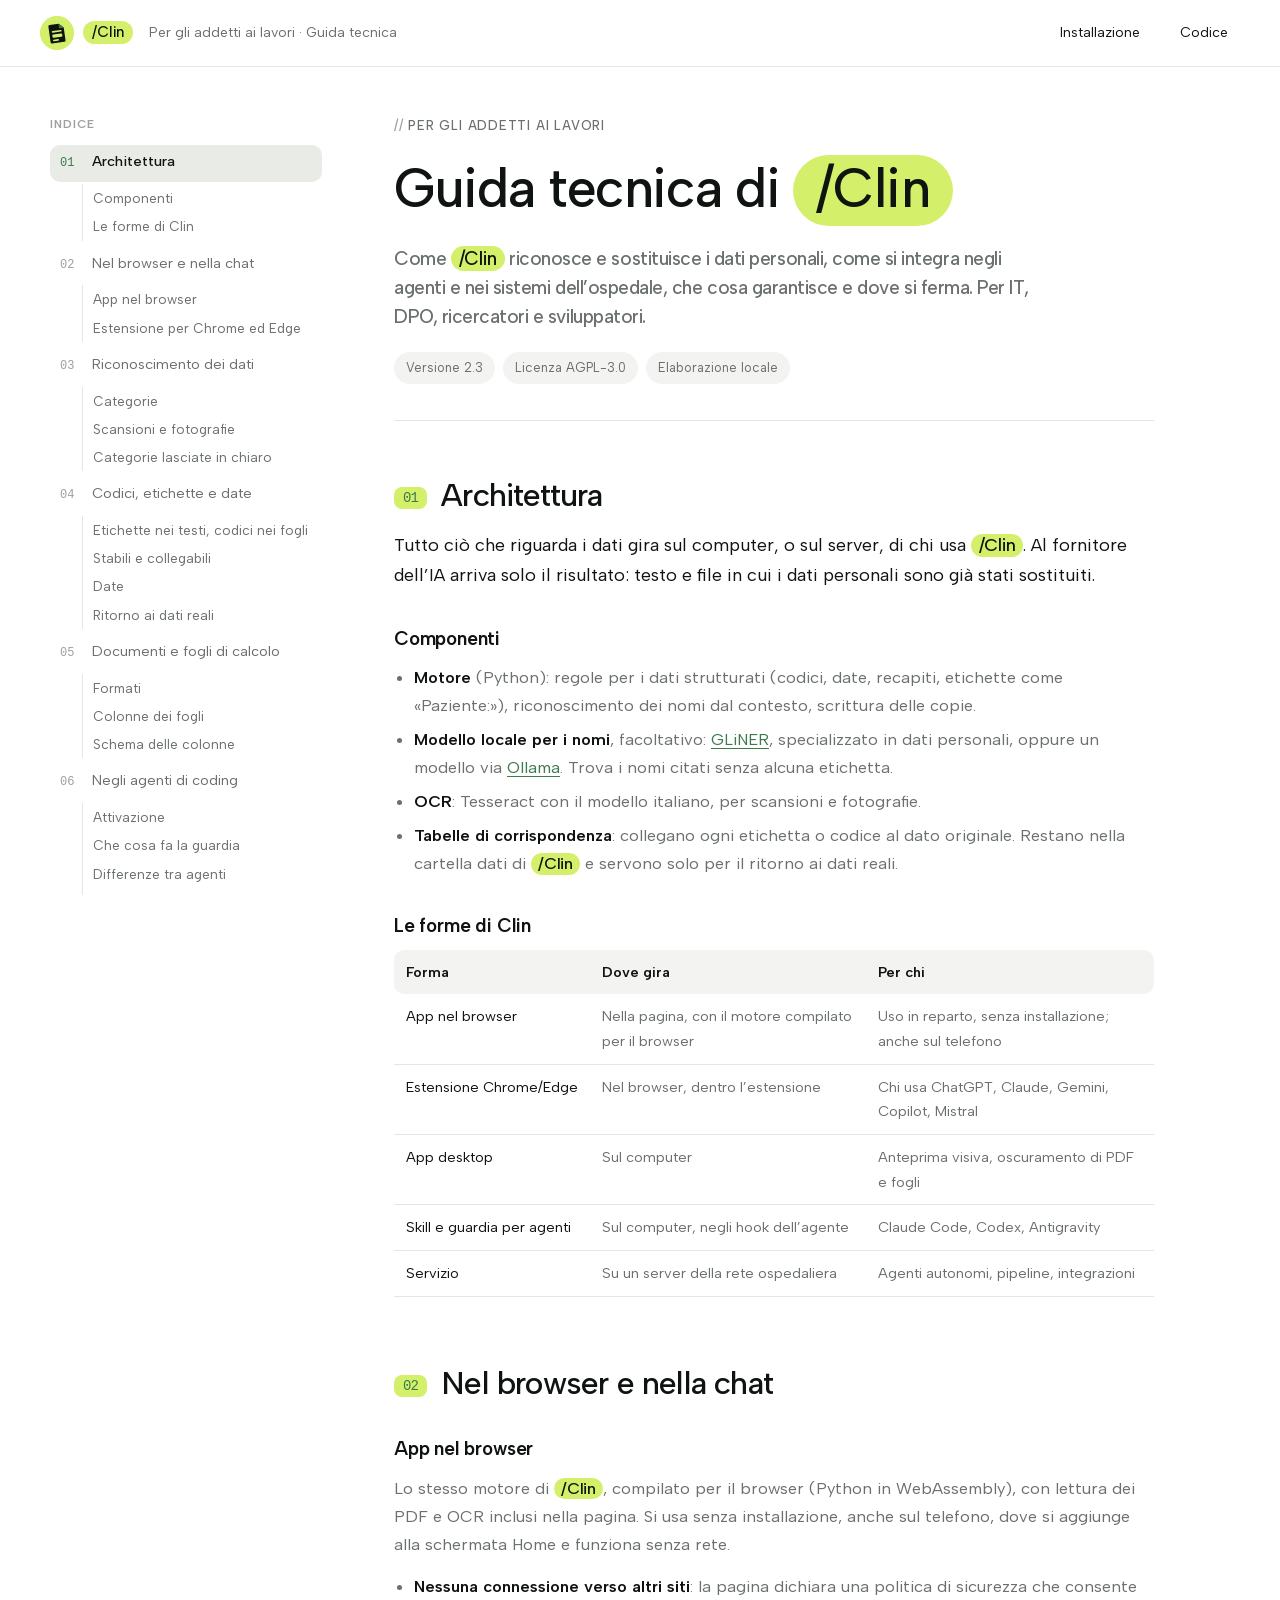
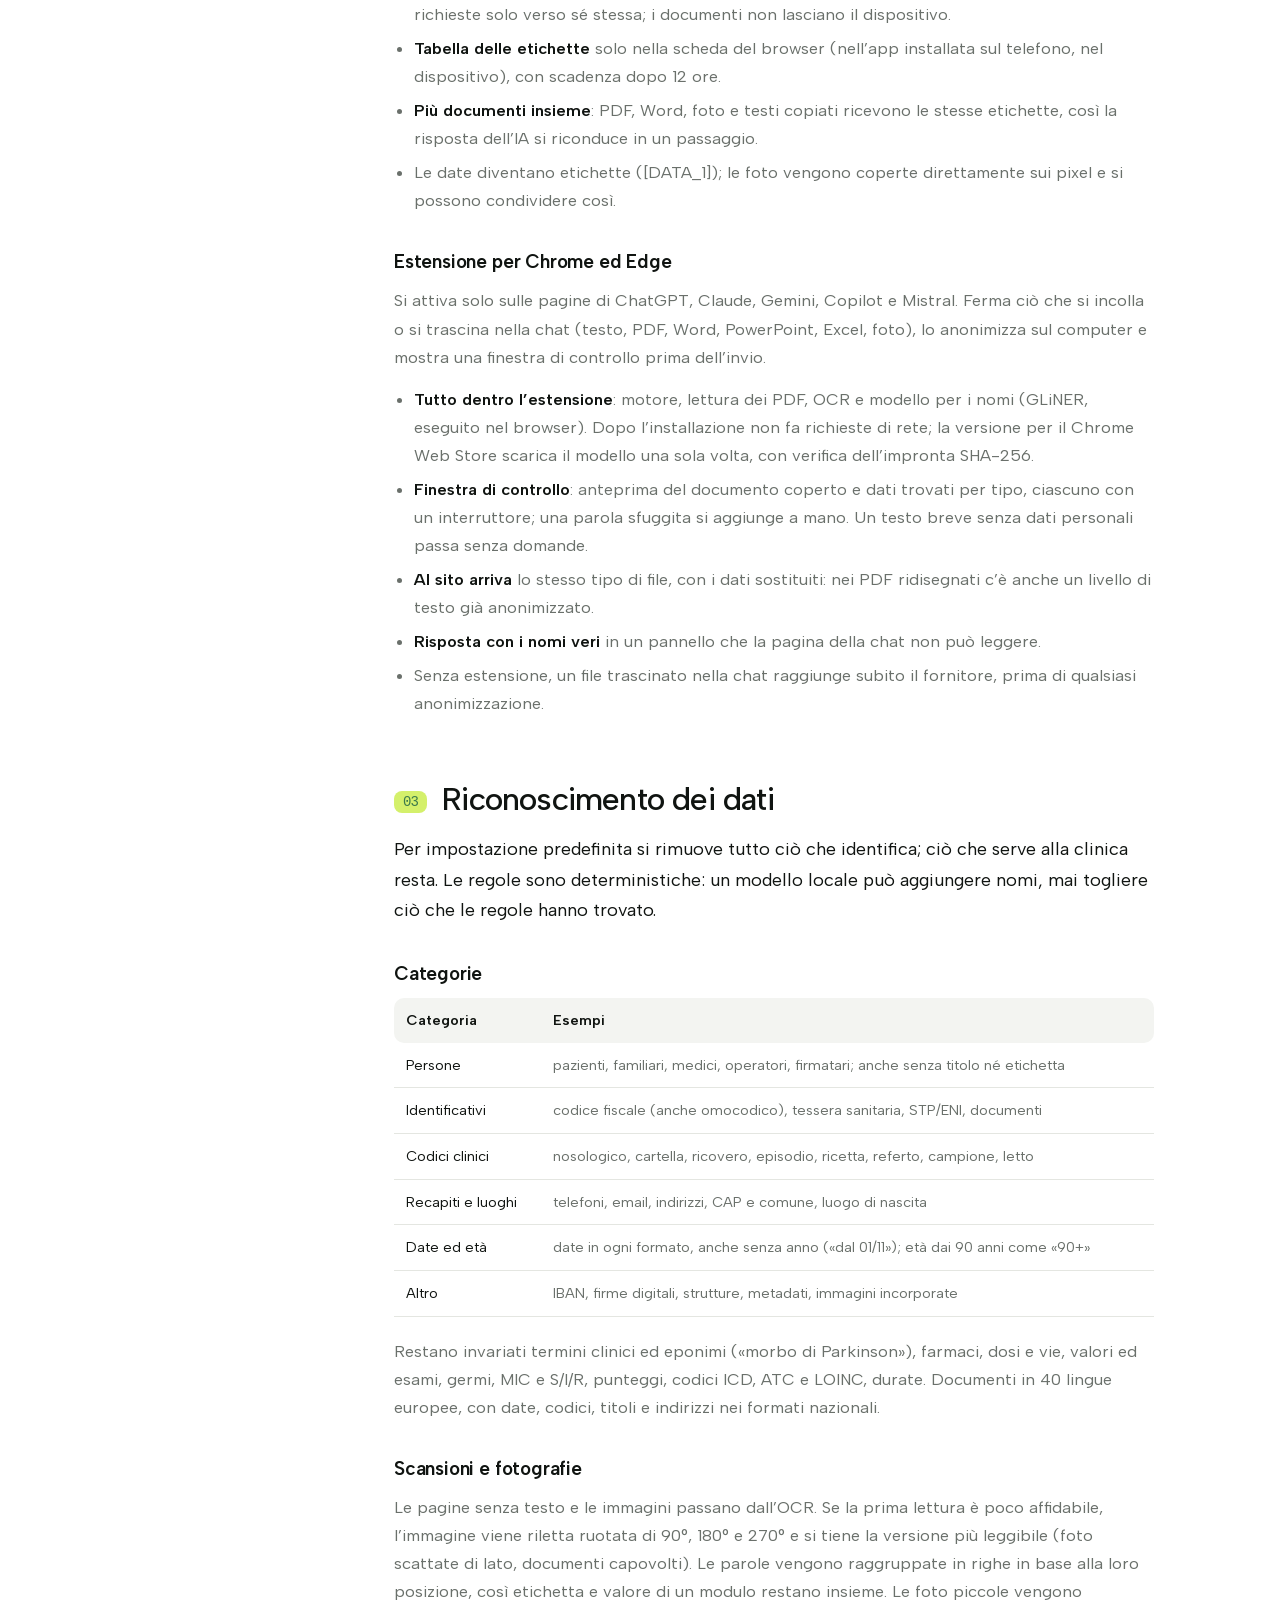
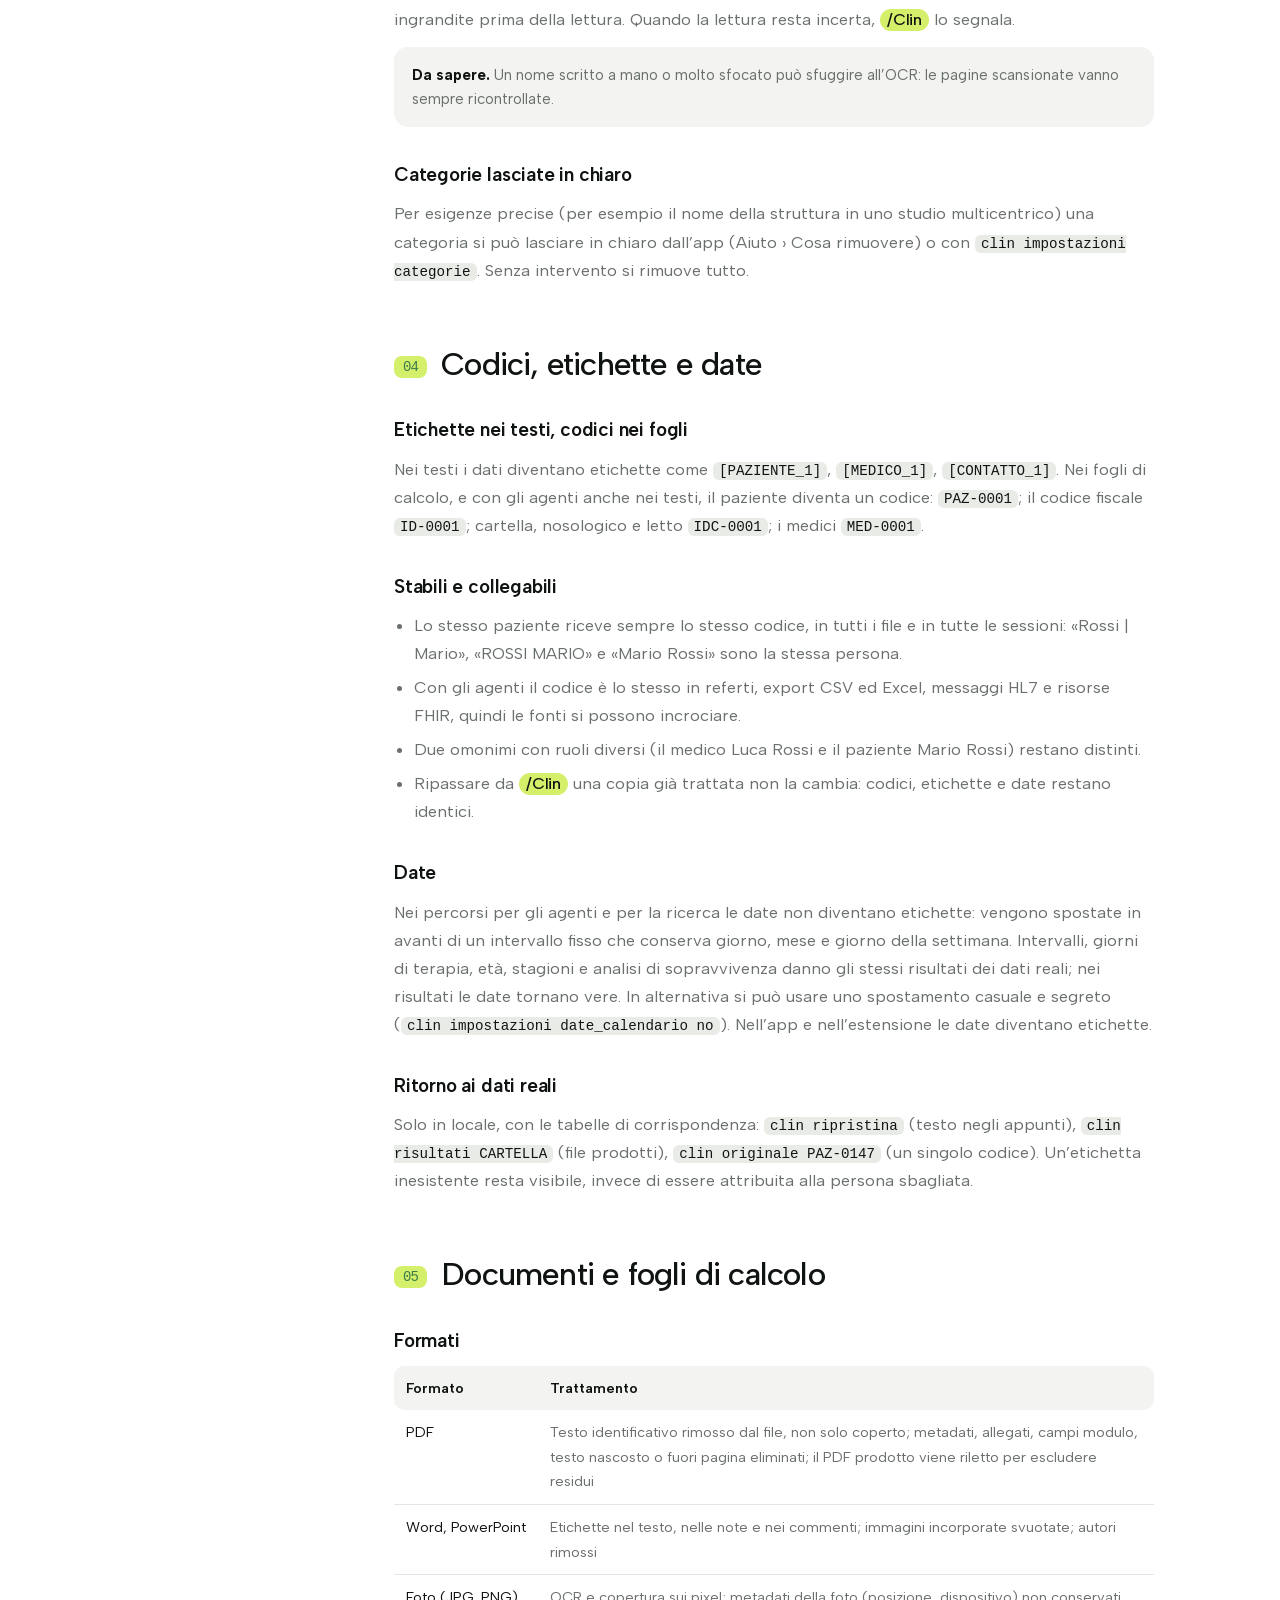
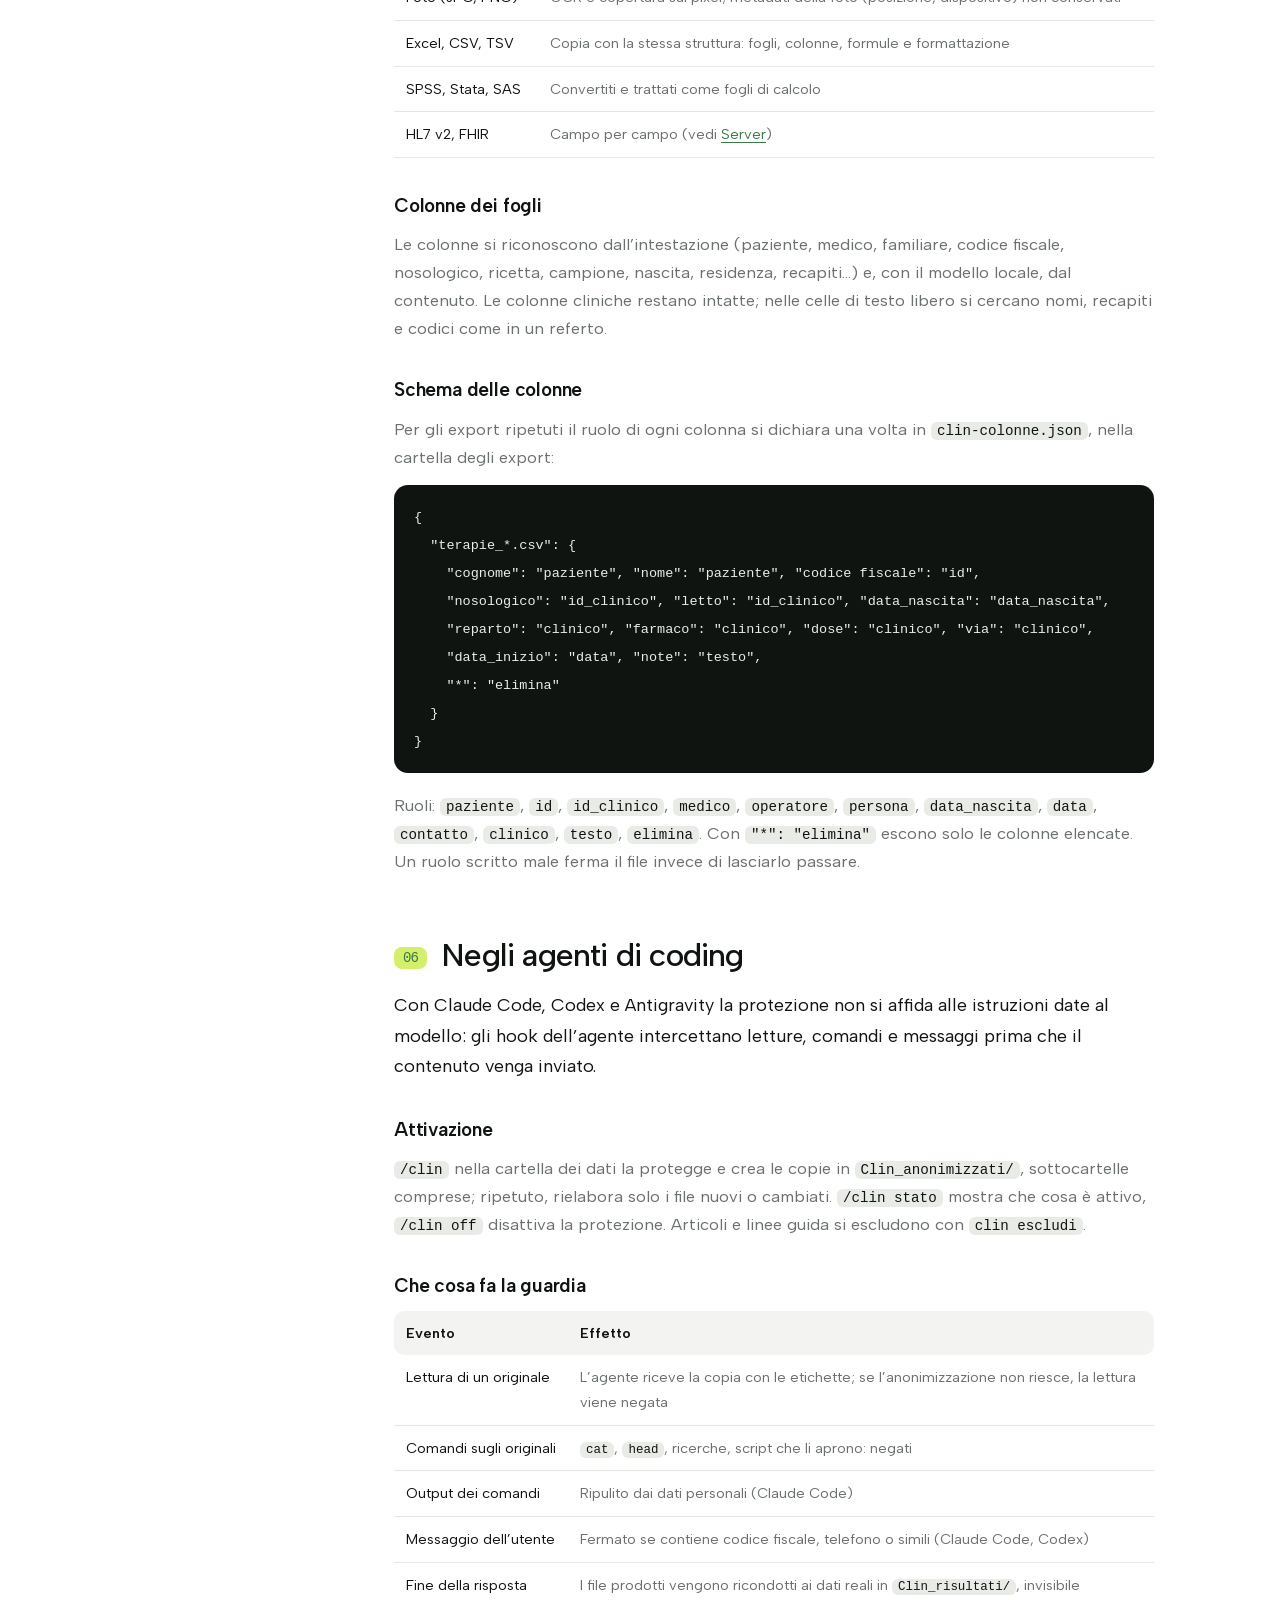
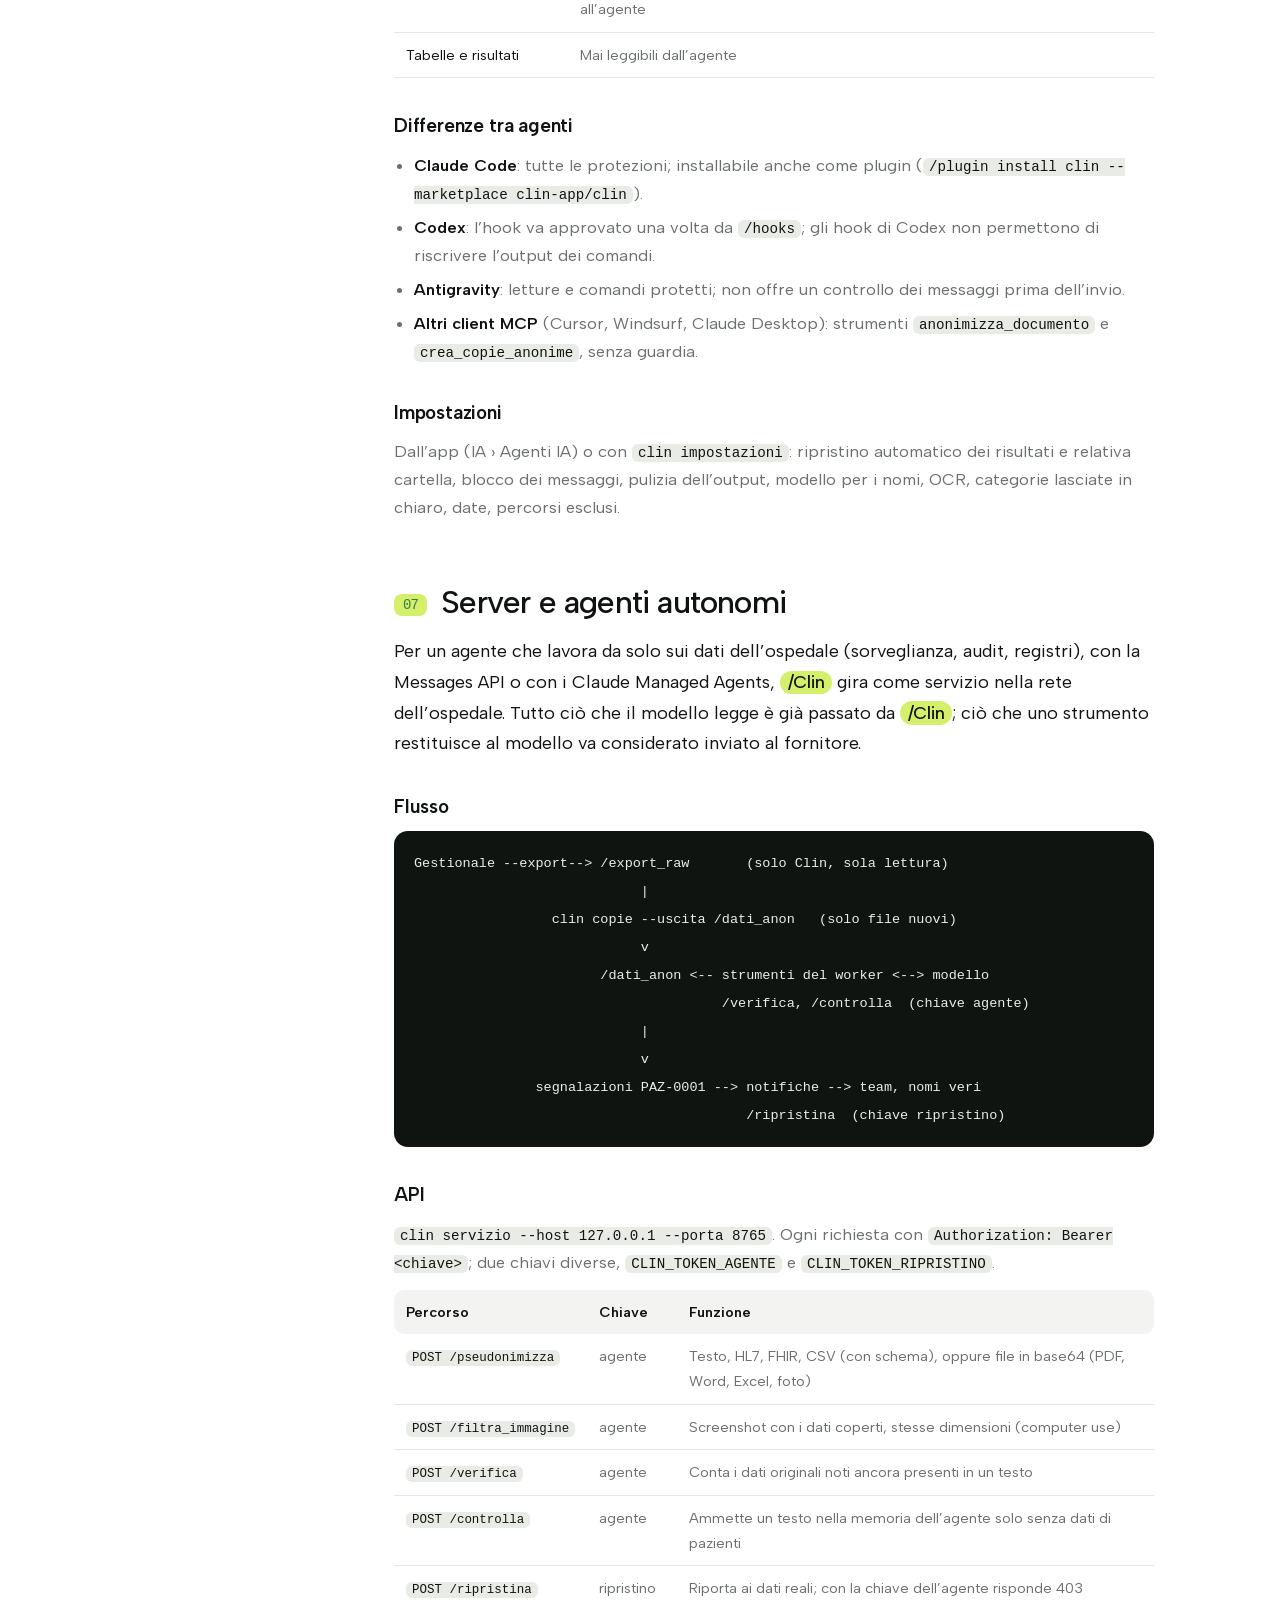
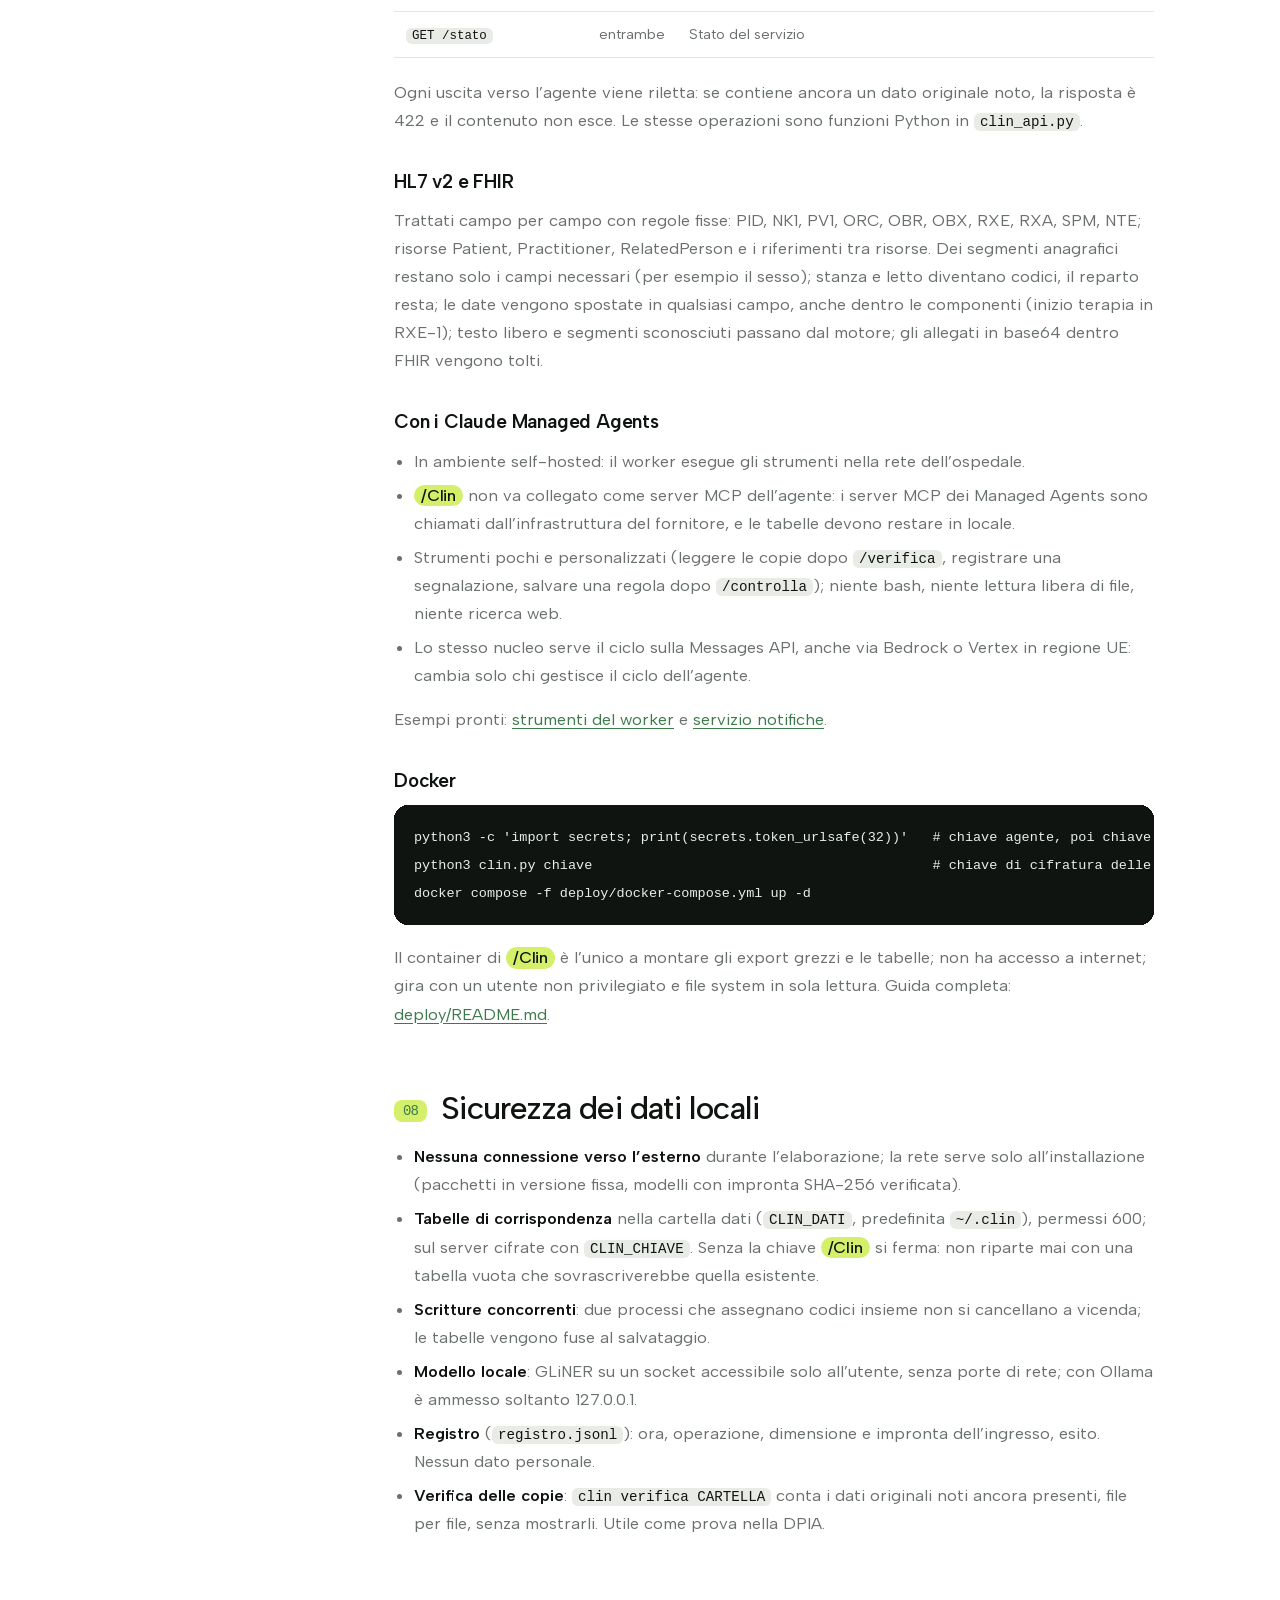
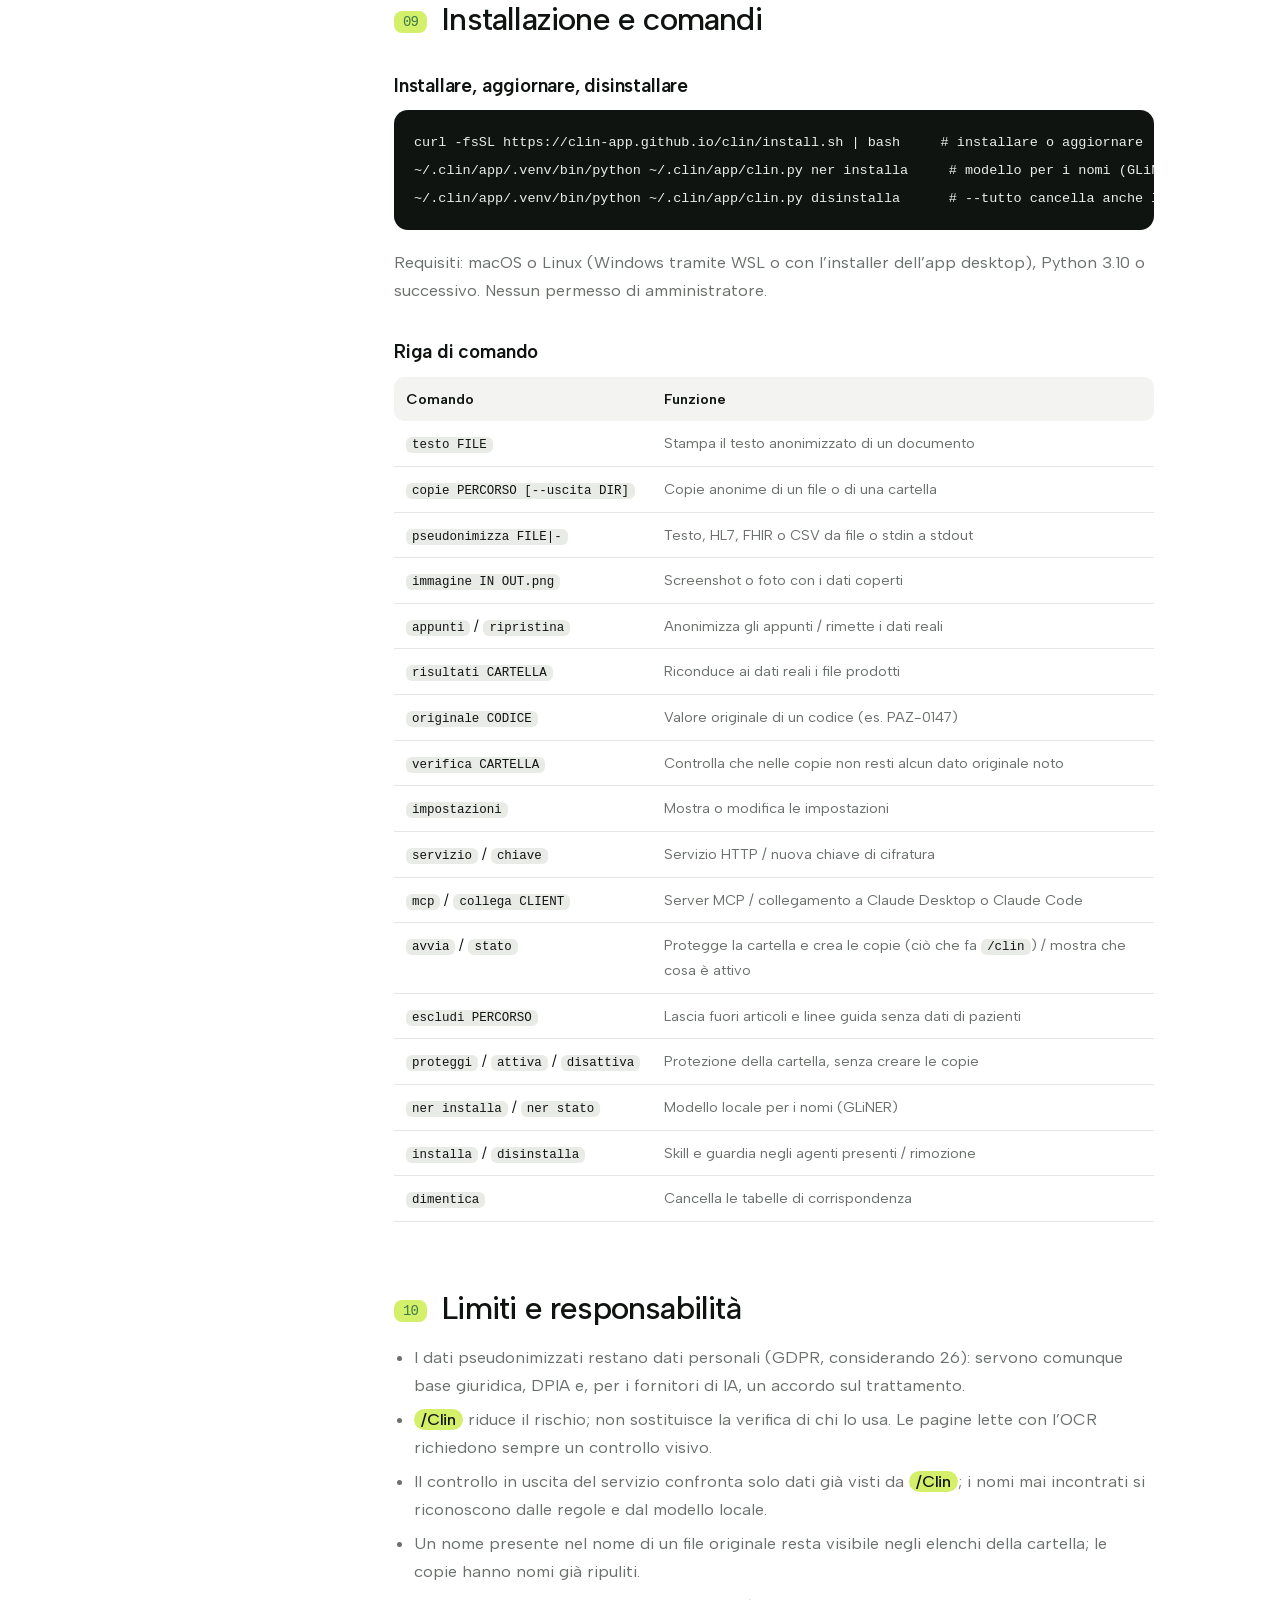
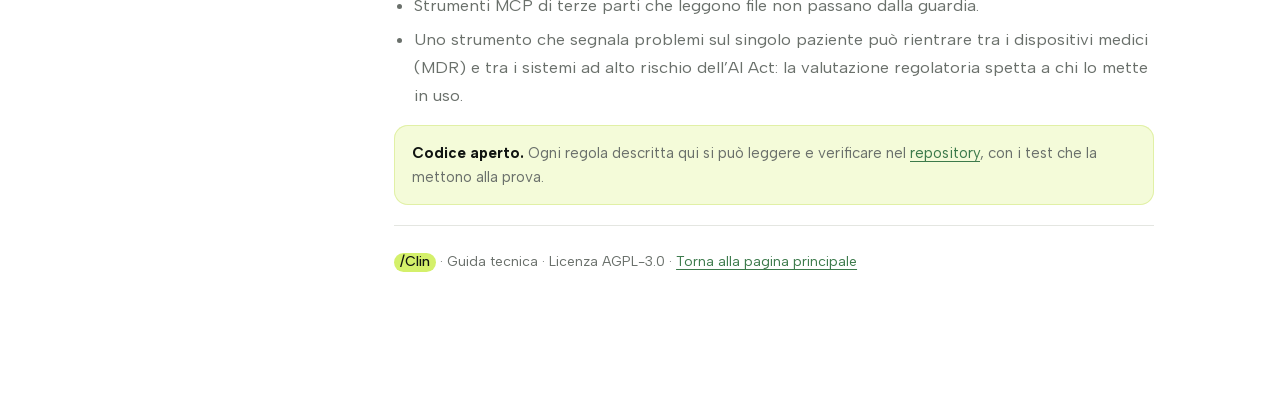
<file: docs/guida.html>
<!doctype html>
<html lang="it">
<head>
  <meta charset="utf-8">
  <meta name="viewport" content="width=device-width, initial-scale=1">
  <title>Guida tecnica — Clin</title>
  <meta name="description" content="Guida tecnica di Clin per IT, DPO, ricercatori e sviluppatori: riconoscimento dei dati, codici e date, protezione negli agenti, servizio per i server, API, HL7 e FHIR, limiti.">
  <link rel="icon" href="logo.svg" type="image/svg+xml">
  <link rel="preload" href="fonts/AlbertSans.woff2" as="font" type="font/woff2" crossorigin>
  <link rel="stylesheet" href="style.css?v=20261123a">
  <link rel="stylesheet" href="clin.css?v=20261125b">
  <link rel="stylesheet" href="guida.css?v=20261125a">
</head>
<body>

<header class="guide-top">
  <a class="brand" href="./"><span class="brand-mark"><img src="logo.svg" alt="" width="30" height="30"></span><span class="clin">/Clin</span></a>
  <span class="crumb">Per gli addetti ai lavori · Guida tecnica</span>
  <span class="grow"></span>
  <a class="top-link" href="./#installazione">Installazione</a>
  <a class="top-link" href="https://github.com/clin-app/clin">Codice</a>
</header>

<div class="guide">
  <nav class="toc" aria-label="Indice della guida"></nav>

  <article class="doc-body">
    <div class="doc-head">
      <span class="eyebrow">Per gli addetti ai lavori</span>
      <h1>Guida tecnica di <span class="clin">/Clin</span></h1>
      <p class="lede">Come <span class="clin">/Clin</span> riconosce e sostituisce i dati personali, come si integra negli agenti e nei sistemi dell’ospedale, che cosa garantisce e dove si ferma. Per IT, DPO, ricercatori e sviluppatori.</p>
      <div class="doc-meta"><span>Versione 2.3</span><span>Licenza AGPL-3.0</span><span>Elaborazione locale</span></div>
    </div>

    <!-- ===================================================== 1 -->
    <section id="architettura">
      <h2>Architettura</h2>
      <p class="intro">Tutto ciò che riguarda i dati gira sul computer, o sul server, di chi usa <span class="clin">/Clin</span>. Al fornitore dell’IA arriva solo il risultato: testo e file in cui i dati personali sono già stati sostituiti.</p>
      <h3 id="componenti">Componenti</h3>
      <ul>
        <li><b>Motore</b> (Python): regole per i dati strutturati (codici, date, recapiti, etichette come «Paziente:»), riconoscimento dei nomi dal contesto, scrittura delle copie.</li>
        <li><b>Modello locale per i nomi</b>, facoltativo: <a href="https://github.com/urchade/GLiNER">GLiNER</a>, specializzato in dati personali, oppure un modello via <a href="https://ollama.com">Ollama</a>. Trova i nomi citati senza alcuna etichetta.</li>
        <li><b>OCR</b>: Tesseract con il modello italiano, per scansioni e fotografie.</li>
        <li><b>Tabelle di corrispondenza</b>: collegano ogni etichetta o codice al dato originale. Restano nella cartella dati di <span class="clin">/Clin</span> e servono solo per il ritorno ai dati reali.</li>
      </ul>
      <h3 id="forme">Le forme di Clin</h3>
      <table>
        <thead><tr><th>Forma</th><th>Dove gira</th><th>Per chi</th></tr></thead>
        <tbody>
          <tr><td>App nel browser</td><td>Nella pagina, con il motore compilato per il browser</td><td>Uso in reparto, senza installazione; anche sul telefono</td></tr>
          <tr><td>Estensione Chrome/Edge</td><td>Nel browser, dentro l’estensione</td><td>Chi usa ChatGPT, Claude, Gemini, Copilot, Mistral</td></tr>
          <tr><td>App desktop</td><td>Sul computer</td><td>Anteprima visiva, oscuramento di PDF e fogli</td></tr>
          <tr><td>Skill e guardia per agenti</td><td>Sul computer, negli hook dell’agente</td><td>Claude Code, Codex, Antigravity</td></tr>
          <tr><td>Servizio</td><td>Su un server della rete ospedaliera</td><td>Agenti autonomi, pipeline, integrazioni</td></tr>
        </tbody>
      </table>
    </section>

    <!-- ===================================================== nel browser -->
    <section id="browser">
      <h2>Nel browser e nella chat</h2>
      <h3 id="app-browser">App nel browser</h3>
      <p>Lo stesso motore di <span class="clin">/Clin</span>, compilato per il browser (Python in WebAssembly), con lettura dei PDF e OCR inclusi nella pagina. Si usa senza installazione, anche sul telefono, dove si aggiunge alla schermata Home e funziona senza rete.</p>
      <ul>
        <li><b>Nessuna connessione verso altri siti</b>: la pagina dichiara una politica di sicurezza che consente richieste solo verso sé stessa; i documenti non lasciano il dispositivo.</li>
        <li><b>Tabella delle etichette</b> solo nella scheda del browser (nell’app installata sul telefono, nel dispositivo), con scadenza dopo 12 ore.</li>
        <li><b>Più documenti insieme</b>: PDF, Word, foto e testi copiati ricevono le stesse etichette, così la risposta dell’IA si riconduce in un passaggio.</li>
        <li>Le date diventano etichette ([DATA_1]); le foto vengono coperte direttamente sui pixel e si possono condividere così.</li>
      </ul>
      <h3 id="estensione">Estensione per Chrome ed Edge</h3>
      <p>Si attiva solo sulle pagine di ChatGPT, Claude, Gemini, Copilot e Mistral. Ferma ciò che si incolla o si trascina nella chat (testo, PDF, Word, PowerPoint, Excel, foto), lo anonimizza sul computer e mostra una finestra di controllo prima dell’invio.</p>
      <ul>
        <li><b>Tutto dentro l’estensione</b>: motore, lettura dei PDF, OCR e modello per i nomi (GLiNER, eseguito nel browser). Dopo l’installazione non fa richieste di rete; la versione per il Chrome Web Store scarica il modello una sola volta, con verifica dell’impronta SHA-256.</li>
        <li><b>Finestra di controllo</b>: anteprima del documento coperto e dati trovati per tipo, ciascuno con un interruttore; una parola sfuggita si aggiunge a mano. Un testo breve senza dati personali passa senza domande.</li>
        <li><b>Al sito arriva</b> lo stesso tipo di file, con i dati sostituiti: nei PDF ridisegnati c’è anche un livello di testo già anonimizzato.</li>
        <li><b>Risposta con i nomi veri</b> in un pannello che la pagina della chat non può leggere.</li>
        <li>Senza estensione, un file trascinato nella chat raggiunge subito il fornitore, prima di qualsiasi anonimizzazione.</li>
      </ul>
    </section>

    <!-- ===================================================== 2 -->
    <section id="riconoscimento">
      <h2>Riconoscimento dei dati</h2>
      <p class="intro">Per impostazione predefinita si rimuove tutto ciò che identifica; ciò che serve alla clinica resta. Le regole sono deterministiche: un modello locale può aggiungere nomi, mai togliere ciò che le regole hanno trovato.</p>
      <h3 id="categorie">Categorie</h3>
      <table>
        <thead><tr><th>Categoria</th><th>Esempi</th></tr></thead>
        <tbody>
          <tr><td>Persone</td><td>pazienti, familiari, medici, operatori, firmatari; anche senza titolo né etichetta</td></tr>
          <tr><td>Identificativi</td><td>codice fiscale (anche omocodico), tessera sanitaria, STP/ENI, documenti</td></tr>
          <tr><td>Codici clinici</td><td>nosologico, cartella, ricovero, episodio, ricetta, referto, campione, letto</td></tr>
          <tr><td>Recapiti e luoghi</td><td>telefoni, email, indirizzi, CAP e comune, luogo di nascita</td></tr>
          <tr><td>Date ed età</td><td>date in ogni formato, anche senza anno («dal 01/11»); età dai 90 anni come «90+»</td></tr>
          <tr><td>Altro</td><td>IBAN, firme digitali, strutture, metadati, immagini incorporate</td></tr>
        </tbody>
      </table>
      <p>Restano invariati termini clinici ed eponimi («morbo di Parkinson»), farmaci, dosi e vie, valori ed esami, germi, MIC e S/I/R, punteggi, codici ICD, ATC e LOINC, durate. Documenti in 40 lingue europee, con date, codici, titoli e indirizzi nei formati nazionali.</p>
      <h3 id="scansioni">Scansioni e fotografie</h3>
      <p>Le pagine senza testo e le immagini passano dall’OCR. Se la prima lettura è poco affidabile, l’immagine viene riletta ruotata di 90°, 180° e 270° e si tiene la versione più leggibile (foto scattate di lato, documenti capovolti). Le parole vengono raggruppate in righe in base alla loro posizione, così etichetta e valore di un modulo restano insieme. Le foto piccole vengono ingrandite prima della lettura. Quando la lettura resta incerta, <span class="clin">/Clin</span> lo segnala.</p>
      <div class="callout"><b>Da sapere.</b> Un nome scritto a mano o molto sfocato può sfuggire all’OCR: le pagine scansionate vanno sempre ricontrollate.</div>
      <h3 id="controllo-categorie">Categorie lasciate in chiaro</h3>
      <p>Per esigenze precise (per esempio il nome della struttura in uno studio multicentrico) una categoria si può lasciare in chiaro dall’app (Aiuto › Cosa rimuovere) o con <code>clin impostazioni categorie</code>. Senza intervento si rimuove tutto.</p>
    </section>

    <!-- ===================================================== 3 -->
    <section id="codici">
      <h2>Codici, etichette e date</h2>
      <h3 id="etichette">Etichette nei testi, codici nei fogli</h3>
      <p>Nei testi i dati diventano etichette come <code>[PAZIENTE_1]</code>, <code>[MEDICO_1]</code>, <code>[CONTATTO_1]</code>. Nei fogli di calcolo, e con gli agenti anche nei testi, il paziente diventa un codice: <code>PAZ-0001</code>; il codice fiscale <code>ID-0001</code>; cartella, nosologico e letto <code>IDC-0001</code>; i medici <code>MED-0001</code>.</p>
      <h3 id="stabili">Stabili e collegabili</h3>
      <ul>
        <li>Lo stesso paziente riceve sempre lo stesso codice, in tutti i file e in tutte le sessioni: «Rossi | Mario», «ROSSI MARIO» e «Mario Rossi» sono la stessa persona.</li>
        <li>Con gli agenti il codice è lo stesso in referti, export CSV ed Excel, messaggi HL7 e risorse FHIR, quindi le fonti si possono incrociare.</li>
        <li>Due omonimi con ruoli diversi (il medico Luca Rossi e il paziente Mario Rossi) restano distinti.</li>
        <li>Ripassare da <span class="clin">/Clin</span> una copia già trattata non la cambia: codici, etichette e date restano identici.</li>
      </ul>
      <h3 id="date">Date</h3>
      <p>Nei percorsi per gli agenti e per la ricerca le date non diventano etichette: vengono spostate in avanti di un intervallo fisso che conserva giorno, mese e giorno della settimana. Intervalli, giorni di terapia, età, stagioni e analisi di sopravvivenza danno gli stessi risultati dei dati reali; nei risultati le date tornano vere. In alternativa si può usare uno spostamento casuale e segreto (<code>clin impostazioni date_calendario no</code>). Nell’app e nell’estensione le date diventano etichette.</p>
      <h3 id="ritorno">Ritorno ai dati reali</h3>
      <p>Solo in locale, con le tabelle di corrispondenza: <code>clin ripristina</code> (testo negli appunti), <code>clin risultati CARTELLA</code> (file prodotti), <code>clin originale PAZ-0147</code> (un singolo codice). Un’etichetta inesistente resta visibile, invece di essere attribuita alla persona sbagliata.</p>
    </section>

    <!-- ===================================================== 4 -->
    <section id="documenti">
      <h2>Documenti e fogli di calcolo</h2>
      <h3 id="formati">Formati</h3>
      <table>
        <thead><tr><th>Formato</th><th>Trattamento</th></tr></thead>
        <tbody>
          <tr><td>PDF</td><td>Testo identificativo rimosso dal file, non solo coperto; metadati, allegati, campi modulo, testo nascosto o fuori pagina eliminati; il PDF prodotto viene riletto per escludere residui</td></tr>
          <tr><td>Word, PowerPoint</td><td>Etichette nel testo, nelle note e nei commenti; immagini incorporate svuotate; autori rimossi</td></tr>
          <tr><td>Foto (JPG, PNG)</td><td>OCR e copertura sui pixel; metadati della foto (posizione, dispositivo) non conservati</td></tr>
          <tr><td>Excel, CSV, TSV</td><td>Copia con la stessa struttura: fogli, colonne, formule e formattazione</td></tr>
          <tr><td>SPSS, Stata, SAS</td><td>Convertiti e trattati come fogli di calcolo</td></tr>
          <tr><td>HL7 v2, FHIR</td><td>Campo per campo (vedi <a href="#hl7">Server</a>)</td></tr>
        </tbody>
      </table>
      <h3 id="colonne">Colonne dei fogli</h3>
      <p>Le colonne si riconoscono dall’intestazione (paziente, medico, familiare, codice fiscale, nosologico, ricetta, campione, nascita, residenza, recapiti...) e, con il modello locale, dal contenuto. Le colonne cliniche restano intatte; nelle celle di testo libero si cercano nomi, recapiti e codici come in un referto.</p>
      <h3 id="schema">Schema delle colonne</h3>
      <p>Per gli export ripetuti il ruolo di ogni colonna si dichiara una volta in <code>clin-colonne.json</code>, nella cartella degli export:</p>
<pre><code>{
  "terapie_*.csv": {
    "cognome": "paziente", "nome": "paziente", "codice fiscale": "id",
    "nosologico": "id_clinico", "letto": "id_clinico", "data_nascita": "data_nascita",
    "reparto": "clinico", "farmaco": "clinico", "dose": "clinico", "via": "clinico",
    "data_inizio": "data", "note": "testo",
    "*": "elimina"
  }
}</code></pre>
      <p>Ruoli: <code>paziente</code>, <code>id</code>, <code>id_clinico</code>, <code>medico</code>, <code>operatore</code>, <code>persona</code>, <code>data_nascita</code>, <code>data</code>, <code>contatto</code>, <code>clinico</code>, <code>testo</code>, <code>elimina</code>. Con <code>"*": "elimina"</code> escono solo le colonne elencate. Un ruolo scritto male ferma il file invece di lasciarlo passare.</p>
    </section>

    <!-- ===================================================== 5 -->
    <section id="agenti">
      <h2>Negli agenti di coding</h2>
      <p class="intro">Con Claude Code, Codex e Antigravity la protezione non si affida alle istruzioni date al modello: gli hook dell’agente intercettano letture, comandi e messaggi prima che il contenuto venga inviato.</p>
      <h3 id="attivazione">Attivazione</h3>
      <p><code>/clin</code> nella cartella dei dati la protegge e crea le copie in <code>Clin_anonimizzati/</code>, sottocartelle comprese; ripetuto, rielabora solo i file nuovi o cambiati. <code>/clin stato</code> mostra che cosa è attivo, <code>/clin off</code> disattiva la protezione. Articoli e linee guida si escludono con <code>clin escludi</code>.</p>
      <h3 id="guardia">Che cosa fa la guardia</h3>
      <table>
        <thead><tr><th>Evento</th><th>Effetto</th></tr></thead>
        <tbody>
          <tr><td>Lettura di un originale</td><td>L’agente riceve la copia con le etichette; se l’anonimizzazione non riesce, la lettura viene negata</td></tr>
          <tr><td>Comandi sugli originali</td><td><code>cat</code>, <code>head</code>, ricerche, script che li aprono: negati</td></tr>
          <tr><td>Output dei comandi</td><td>Ripulito dai dati personali (Claude Code)</td></tr>
          <tr><td>Messaggio dell’utente</td><td>Fermato se contiene codice fiscale, telefono o simili (Claude Code, Codex)</td></tr>
          <tr><td>Fine della risposta</td><td>I file prodotti vengono ricondotti ai dati reali in <code>Clin_risultati/</code>, invisibile all’agente</td></tr>
          <tr><td>Tabelle e risultati</td><td>Mai leggibili dall’agente</td></tr>
        </tbody>
      </table>
      <h3 id="differenze">Differenze tra agenti</h3>
      <ul>
        <li><b>Claude Code</b>: tutte le protezioni; installabile anche come plugin (<code>/plugin install clin --marketplace clin-app/clin</code>).</li>
        <li><b>Codex</b>: l’hook va approvato una volta da <code>/hooks</code>; gli hook di Codex non permettono di riscrivere l’output dei comandi.</li>
        <li><b>Antigravity</b>: letture e comandi protetti; non offre un controllo dei messaggi prima dell’invio.</li>
        <li><b>Altri client MCP</b> (Cursor, Windsurf, Claude Desktop): strumenti <code>anonimizza_documento</code> e <code>crea_copie_anonime</code>, senza guardia.</li>
      </ul>
      <h3 id="impostazioni">Impostazioni</h3>
      <p>Dall’app (IA › Agenti IA) o con <code>clin impostazioni</code>: ripristino automatico dei risultati e relativa cartella, blocco dei messaggi, pulizia dell’output, modello per i nomi, OCR, categorie lasciate in chiaro, date, percorsi esclusi.</p>
    </section>

    <!-- ===================================================== 6 -->
    <section id="server">
      <h2>Server e agenti autonomi</h2>
      <p class="intro">Per un agente che lavora da solo sui dati dell’ospedale (sorveglianza, audit, registri), con la Messages API o con i Claude Managed Agents, <span class="clin">/Clin</span> gira come servizio nella rete dell’ospedale. Tutto ciò che il modello legge è già passato da <span class="clin">/Clin</span>; ciò che uno strumento restituisce al modello va considerato inviato al fornitore.</p>
      <h3 id="flusso-server">Flusso</h3>
<pre><code>Gestionale --export--> /export_raw       (solo Clin, sola lettura)
                            |
                 clin copie --uscita /dati_anon   (solo file nuovi)
                            v
                       /dati_anon <-- strumenti del worker <--> modello
                                      /verifica, /controlla  (chiave agente)
                            |
                            v
               segnalazioni PAZ-0001 --> notifiche --> team, nomi veri
                                         /ripristina  (chiave ripristino)</code></pre>
      <h3 id="api">API</h3>
      <p><code>clin servizio --host 127.0.0.1 --porta 8765</code>. Ogni richiesta con <code>Authorization: Bearer &lt;chiave&gt;</code>; due chiavi diverse, <code>CLIN_TOKEN_AGENTE</code> e <code>CLIN_TOKEN_RIPRISTINO</code>.</p>
      <table>
        <thead><tr><th>Percorso</th><th>Chiave</th><th>Funzione</th></tr></thead>
        <tbody>
          <tr><td><code>POST /pseudonimizza</code></td><td>agente</td><td>Testo, HL7, FHIR, CSV (con schema), oppure file in base64 (PDF, Word, Excel, foto)</td></tr>
          <tr><td><code>POST /filtra_immagine</code></td><td>agente</td><td>Screenshot con i dati coperti, stesse dimensioni (computer use)</td></tr>
          <tr><td><code>POST /verifica</code></td><td>agente</td><td>Conta i dati originali noti ancora presenti in un testo</td></tr>
          <tr><td><code>POST /controlla</code></td><td>agente</td><td>Ammette un testo nella memoria dell’agente solo senza dati di pazienti</td></tr>
          <tr><td><code>POST /ripristina</code></td><td>ripristino</td><td>Riporta ai dati reali; con la chiave dell’agente risponde 403</td></tr>
          <tr><td><code>GET /stato</code></td><td>entrambe</td><td>Stato del servizio</td></tr>
        </tbody>
      </table>
      <p>Ogni uscita verso l’agente viene riletta: se contiene ancora un dato originale noto, la risposta è 422 e il contenuto non esce. Le stesse operazioni sono funzioni Python in <code>clin_api.py</code>.</p>
      <h3 id="hl7">HL7 v2 e FHIR</h3>
      <p>Trattati campo per campo con regole fisse: PID, NK1, PV1, ORC, OBR, OBX, RXE, RXA, SPM, NTE; risorse Patient, Practitioner, RelatedPerson e i riferimenti tra risorse. Dei segmenti anagrafici restano solo i campi necessari (per esempio il sesso); stanza e letto diventano codici, il reparto resta; le date vengono spostate in qualsiasi campo, anche dentro le componenti (inizio terapia in RXE-1); testo libero e segmenti sconosciuti passano dal motore; gli allegati in base64 dentro FHIR vengono tolti.</p>
      <h3 id="managed-agents">Con i Claude Managed Agents</h3>
      <ul>
        <li>In ambiente self-hosted: il worker esegue gli strumenti nella rete dell’ospedale.</li>
        <li><span class="clin">/Clin</span> non va collegato come server MCP dell’agente: i server MCP dei Managed Agents sono chiamati dall’infrastruttura del fornitore, e le tabelle devono restare in locale.</li>
        <li>Strumenti pochi e personalizzati (leggere le copie dopo <code>/verifica</code>, registrare una segnalazione, salvare una regola dopo <code>/controlla</code>); niente bash, niente lettura libera di file, niente ricerca web.</li>
        <li>Lo stesso nucleo serve il ciclo sulla Messages API, anche via Bedrock o Vertex in regione UE: cambia solo chi gestisce il ciclo dell’agente.</li>
      </ul>
      <p>Esempi pronti: <a href="https://github.com/clin-app/clin/blob/main/deploy/esempio_strumenti.py">strumenti del worker</a> e <a href="https://github.com/clin-app/clin/blob/main/deploy/esempio_notifiche.py">servizio notifiche</a>.</p>
      <h3 id="docker">Docker</h3>
<pre><code>python3 -c 'import secrets; print(secrets.token_urlsafe(32))'   # chiave agente, poi chiave ripristino
python3 clin.py chiave                                          # chiave di cifratura delle tabelle
docker compose -f deploy/docker-compose.yml up -d</code></pre>
      <p>Il container di <span class="clin">/Clin</span> è l’unico a montare gli export grezzi e le tabelle; non ha accesso a internet; gira con un utente non privilegiato e file system in sola lettura. Guida completa: <a href="https://github.com/clin-app/clin/blob/main/deploy/README.md">deploy/README.md</a>.</p>
    </section>

    <!-- ===================================================== 7 -->
    <section id="sicurezza">
      <h2>Sicurezza dei dati locali</h2>
      <ul>
        <li><b>Nessuna connessione verso l’esterno</b> durante l’elaborazione; la rete serve solo all’installazione (pacchetti in versione fissa, modelli con impronta SHA-256 verificata).</li>
        <li><b>Tabelle di corrispondenza</b> nella cartella dati (<code>CLIN_DATI</code>, predefinita <code>~/.clin</code>), permessi 600; sul server cifrate con <code>CLIN_CHIAVE</code>. Senza la chiave <span class="clin">/Clin</span> si ferma: non riparte mai con una tabella vuota che sovrascriverebbe quella esistente.</li>
        <li><b>Scritture concorrenti</b>: due processi che assegnano codici insieme non si cancellano a vicenda; le tabelle vengono fuse al salvataggio.</li>
        <li><b>Modello locale</b>: GLiNER su un socket accessibile solo all’utente, senza porte di rete; con Ollama è ammesso soltanto 127.0.0.1.</li>
        <li><b>Registro</b> (<code>registro.jsonl</code>): ora, operazione, dimensione e impronta dell’ingresso, esito. Nessun dato personale.</li>
        <li><b>Verifica delle copie</b>: <code>clin verifica CARTELLA</code> conta i dati originali noti ancora presenti, file per file, senza mostrarli. Utile come prova nella DPIA.</li>
      </ul>
    </section>

    <!-- ===================================================== 8 -->
    <section id="installazione">
      <h2>Installazione e comandi</h2>
      <h3 id="installare">Installare, aggiornare, disinstallare</h3>
<pre><code>curl -fsSL https://clin-app.github.io/clin/install.sh | bash     # installare o aggiornare
~/.clin/app/.venv/bin/python ~/.clin/app/clin.py ner installa     # modello per i nomi (GLiNER, ~2,4 GB)
~/.clin/app/.venv/bin/python ~/.clin/app/clin.py disinstalla      # --tutto cancella anche le tabelle</code></pre>
      <p>Requisiti: macOS o Linux (Windows tramite WSL o con l’installer dell’app desktop), Python 3.10 o successivo. Nessun permesso di amministratore.</p>
      <h3 id="comandi">Riga di comando</h3>
      <table>
        <thead><tr><th>Comando</th><th>Funzione</th></tr></thead>
        <tbody>
          <tr><td><code>testo FILE</code></td><td>Stampa il testo anonimizzato di un documento</td></tr>
          <tr><td><code>copie PERCORSO [--uscita DIR]</code></td><td>Copie anonime di un file o di una cartella</td></tr>
          <tr><td><code>pseudonimizza FILE|-</code></td><td>Testo, HL7, FHIR o CSV da file o stdin a stdout</td></tr>
          <tr><td><code>immagine IN OUT.png</code></td><td>Screenshot o foto con i dati coperti</td></tr>
          <tr><td><code>appunti</code> / <code>ripristina</code></td><td>Anonimizza gli appunti / rimette i dati reali</td></tr>
          <tr><td><code>risultati CARTELLA</code></td><td>Riconduce ai dati reali i file prodotti</td></tr>
          <tr><td><code>originale CODICE</code></td><td>Valore originale di un codice (es. PAZ-0147)</td></tr>
          <tr><td><code>verifica CARTELLA</code></td><td>Controlla che nelle copie non resti alcun dato originale noto</td></tr>
          <tr><td><code>impostazioni</code></td><td>Mostra o modifica le impostazioni</td></tr>
          <tr><td><code>servizio</code> / <code>chiave</code></td><td>Servizio HTTP / nuova chiave di cifratura</td></tr>
          <tr><td><code>mcp</code> / <code>collega CLIENT</code></td><td>Server MCP / collegamento a Claude Desktop o Claude Code</td></tr>
          <tr><td><code>avvia</code> / <code>stato</code></td><td>Protegge la cartella e crea le copie (ciò che fa <code>/clin</code>) / mostra che cosa è attivo</td></tr>
          <tr><td><code>escludi PERCORSO</code></td><td>Lascia fuori articoli e linee guida senza dati di pazienti</td></tr>
          <tr><td><code>proteggi</code> / <code>attiva</code> / <code>disattiva</code></td><td>Protezione della cartella, senza creare le copie</td></tr>
          <tr><td><code>ner installa</code> / <code>ner stato</code></td><td>Modello locale per i nomi (GLiNER)</td></tr>
          <tr><td><code>installa</code> / <code>disinstalla</code></td><td>Skill e guardia negli agenti presenti / rimozione</td></tr>
          <tr><td><code>dimentica</code></td><td>Cancella le tabelle di corrispondenza</td></tr>
        </tbody>
      </table>
    </section>

    <!-- ===================================================== 9 -->
    <section id="limiti">
      <h2>Limiti e responsabilità</h2>
      <ul>
        <li>I dati pseudonimizzati restano dati personali (GDPR, considerando 26): servono comunque base giuridica, DPIA e, per i fornitori di IA, un accordo sul trattamento.</li>
        <li><span class="clin">/Clin</span> riduce il rischio; non sostituisce la verifica di chi lo usa. Le pagine lette con l’OCR richiedono sempre un controllo visivo.</li>
        <li>Il controllo in uscita del servizio confronta solo dati già visti da <span class="clin">/Clin</span>; i nomi mai incontrati si riconoscono dalle regole e dal modello locale.</li>
        <li>Un nome presente nel nome di un file originale resta visibile negli elenchi della cartella; le copie hanno nomi già ripuliti.</li>
        <li>Strumenti MCP di terze parti che leggono file non passano dalla guardia.</li>
        <li>Uno strumento che segnala problemi sul singolo paziente può rientrare tra i dispositivi medici (MDR) e tra i sistemi ad alto rischio dell’AI Act: la valutazione regolatoria spetta a chi lo mette in uso.</li>
      </ul>
      <div class="callout lime"><b>Codice aperto.</b> Ogni regola descritta qui si può leggere e verificare nel <a href="https://github.com/clin-app/clin">repository</a>, con i test che la mettono alla prova.</div>
    </section>

    <p class="doc-foot"><span class="clin">/Clin</span> · Guida tecnica · Licenza AGPL-3.0 · <a href="./">Torna alla pagina principale</a></p>
  </article>
</div>

<script>
// indice costruito dai titoli: capitoli (h2 nelle sezioni) e paragrafi (h3 con id); evidenzia il capitolo in lettura
(() => {
  const toc = document.querySelector('.toc');
  const secs = [...document.querySelectorAll('.doc-body section[id]')];
  const list = document.createElement('ol');
  secs.forEach((sec, i) => {
    const h2 = sec.querySelector('h2');
    h2.insertAdjacentHTML('afterbegin', `<span class="num">${String(i + 1).padStart(2, '0')}</span>`);
    const li = document.createElement('li');
    li.innerHTML = `<a href="#${sec.id}">${h2.lastChild.textContent.trim()}</a>`;
    const subs = [...sec.querySelectorAll('h3[id]')];
    if (subs.length) li.insertAdjacentHTML('beforeend', '<ol>' + subs.map(h => `<li><a href="#${h.id}">${h.textContent}</a></li>`).join('') + '</ol>');
    list.appendChild(li);
  });
  toc.innerHTML = '<p>Indice</p>';
  toc.appendChild(list);
  const mobile = document.createElement('details');
  mobile.innerHTML = '<summary>Indice della guida</summary>';
  mobile.appendChild(list.cloneNode(true));
  toc.appendChild(mobile);
  mobile.addEventListener('click', e => { if (e.target.closest('a')) mobile.open = false; });
  const links = new Map([...list.querySelectorAll(':scope > li > a')].map(a => [a.getAttribute('href').slice(1), a]));
  let current = '';
  const mark = () => {   // capitolo in lettura: l'ultimo il cui titolo ha superato un terzo dello schermo
    const line = innerHeight / 3;
    const sec = secs.filter(x => x.getBoundingClientRect().top <= line).pop() || secs[0];
    if (sec.id === current) return;
    current = sec.id;
    links.forEach(a => a.classList.remove('on'));
    links.get(sec.id)?.classList.add('on');
  };
  addEventListener('scroll', mark, { passive: true });
  // aperta da «Approfondisci»: porta al capitolo (l'indice e' costruito dopo il caricamento)
  const target = location.hash && document.getElementById(decodeURIComponent(location.hash.slice(1)));
  if (target) target.scrollIntoView({ behavior: 'instant', block: 'start' });
  mark();
})();
</script>
</body>
</html>
</file>
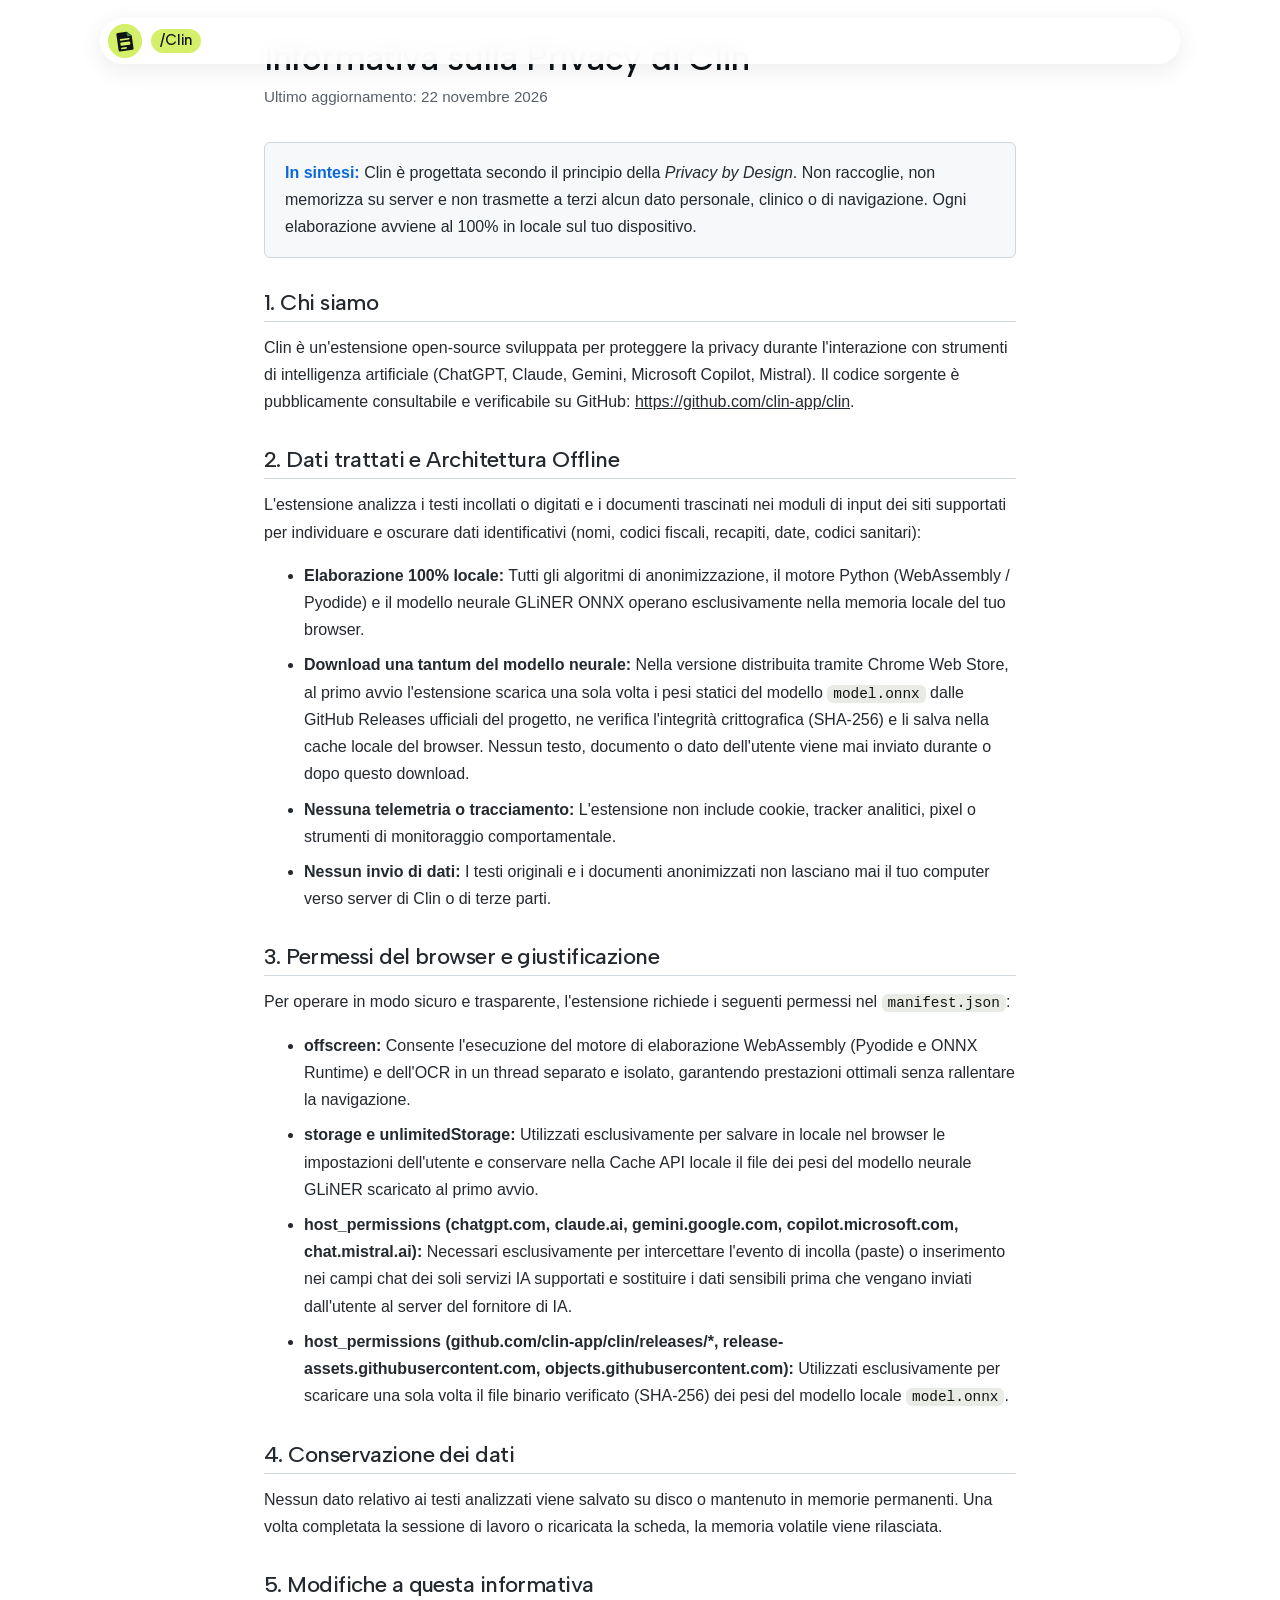
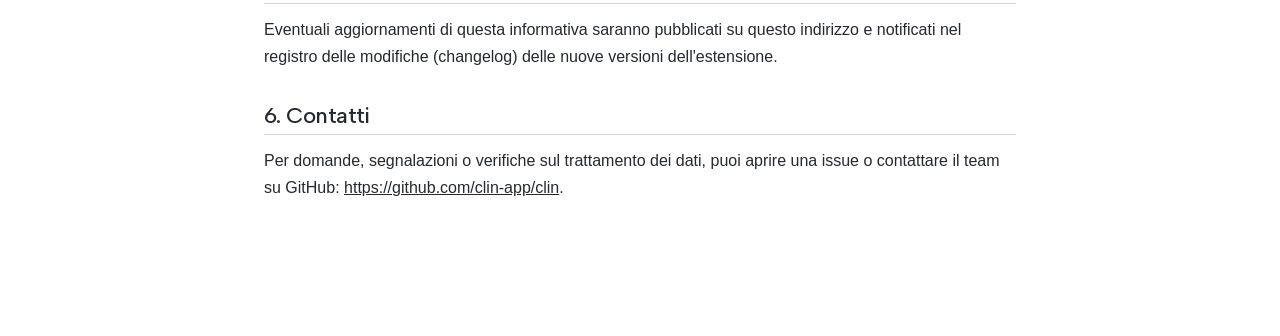
<file: docs/privacy.html>
<!doctype html>
<html lang="it">
<head>
  <meta charset="utf-8">
  <meta name="viewport" content="width=device-width, initial-scale=1">
  <title>Informativa sulla Privacy — Clin</title>
  <meta name="description" content="Informativa sulla privacy per l'estensione Clin per browser Chrome ed Edge. Elaborazione 100% in locale, nessuna trasmissione di dati personali.">
  <link rel="icon" href="logo.svg" type="image/svg+xml">
  <link rel="stylesheet" href="style.css">
  <link rel="stylesheet" href="clin.css">
  <style>
    .privacy-container {
      max-width: 800px;
      margin: 40px auto;
      padding: 0 24px 80px;
      line-height: 1.7;
      color: #24292f;
      font-family: -apple-system, BlinkMacSystemFont, "Segoe UI", Helvetica, Arial, sans-serif;
    }
    .privacy-container h1 { font-size: 2.2rem; margin-bottom: 8px; color: #0d1117; }
    .privacy-container .updated { color: #57606a; margin-bottom: 32px; font-size: 0.95rem; }
    .privacy-container h2 { font-size: 1.4rem; margin-top: 32px; margin-bottom: 12px; border-bottom: 1px solid #d0d7de; padding-bottom: 6px; }
    .privacy-container p, .privacy-container ul { margin-bottom: 16px; }
    .privacy-container li { margin-bottom: 8px; }
    .privacy-box { background: #f6f8fa; border: 1px solid #d0d7de; border-radius: 6px; padding: 16px 20px; margin: 24px 0; }
    .privacy-box strong { color: #0969da; }
  </style>
</head>
<body>

<nav class="topnav" aria-label="Principale">
  <a class="brand" href="index.html"><span class="brand-mark"><img src="logo.svg" alt="" width="34" height="34"></span><span class="clin">/Clin</span></a>
</nav>

<div class="privacy-container">
  <h1>Informativa sulla Privacy di Clin</h1>
  <div class="updated">Ultimo aggiornamento: 22 novembre 2026</div>

  <div class="privacy-box">
    <strong>In sintesi:</strong> Clin è progettata secondo il principio della <em>Privacy by Design</em>. Non raccoglie, non memorizza su server e non trasmette a terzi alcun dato personale, clinico o di navigazione. Ogni elaborazione avviene al 100% in locale sul tuo dispositivo.
  </div>

  <h2>1. Chi siamo</h2>
  <p>Clin è un'estensione open-source sviluppata per proteggere la privacy durante l'interazione con strumenti di intelligenza artificiale (ChatGPT, Claude, Gemini, Microsoft Copilot, Mistral). Il codice sorgente è pubblicamente consultabile e verificabile su GitHub: <a href="https://github.com/clin-app/clin" target="_blank" rel="noopener">https://github.com/clin-app/clin</a>.</p>

  <h2>2. Dati trattati e Architettura Offline</h2>
  <p>L'estensione analizza i testi incollati o digitati e i documenti trascinati nei moduli di input dei siti supportati per individuare e oscurare dati identificativi (nomi, codici fiscali, recapiti, date, codici sanitari):</p>
  <ul>
    <li><strong>Elaborazione 100% locale:</strong> Tutti gli algoritmi di anonimizzazione, il motore Python (WebAssembly / Pyodide) e il modello neurale GLiNER ONNX operano esclusivamente nella memoria locale del tuo browser.</li>
    <li><strong>Download una tantum del modello neurale:</strong> Nella versione distribuita tramite Chrome Web Store, al primo avvio l'estensione scarica una sola volta i pesi statici del modello <code>model.onnx</code> dalle GitHub Releases ufficiali del progetto, ne verifica l'integrità crittografica (SHA-256) e li salva nella cache locale del browser. Nessun testo, documento o dato dell'utente viene mai inviato durante o dopo questo download.</li>
    <li><strong>Nessuna telemetria o tracciamento:</strong> L'estensione non include cookie, tracker analitici, pixel o strumenti di monitoraggio comportamentale.</li>
    <li><strong>Nessun invio di dati:</strong> I testi originali e i documenti anonimizzati non lasciano mai il tuo computer verso server di Clin o di terze parti.</li>
  </ul>

  <h2>3. Permessi del browser e giustificazione</h2>
  <p>Per operare in modo sicuro e trasparente, l'estensione richiede i seguenti permessi nel <code>manifest.json</code>:</p>
  <ul>
    <li><strong>offscreen:</strong> Consente l'esecuzione del motore di elaborazione WebAssembly (Pyodide e ONNX Runtime) e dell'OCR in un thread separato e isolato, garantendo prestazioni ottimali senza rallentare la navigazione.</li>
    <li><strong>storage e unlimitedStorage:</strong> Utilizzati esclusivamente per salvare in locale nel browser le impostazioni dell'utente e conservare nella Cache API locale il file dei pesi del modello neurale GLiNER scaricato al primo avvio.</li>
    <li><strong>host_permissions (chatgpt.com, claude.ai, gemini.google.com, copilot.microsoft.com, chat.mistral.ai):</strong> Necessari esclusivamente per intercettare l'evento di incolla (paste) o inserimento nei campi chat dei soli servizi IA supportati e sostituire i dati sensibili prima che vengano inviati dall'utente al server del fornitore di IA.</li>
    <li><strong>host_permissions (github.com/clin-app/clin/releases/*, release-assets.githubusercontent.com, objects.githubusercontent.com):</strong> Utilizzati esclusivamente per scaricare una sola volta il file binario verificato (SHA-256) dei pesi del modello locale <code>model.onnx</code>.</li>
  </ul>

  <h2>4. Conservazione dei dati</h2>
  <p>Nessun dato relativo ai testi analizzati viene salvato su disco o mantenuto in memorie permanenti. Una volta completata la sessione di lavoro o ricaricata la scheda, la memoria volatile viene rilasciata.</p>

  <h2>5. Modifiche a questa informativa</h2>
  <p>Eventuali aggiornamenti di questa informativa saranno pubblicati su questo indirizzo e notificati nel registro delle modifiche (changelog) delle nuove versioni dell'estensione.</p>

  <h2>6. Contatti</h2>
  <p>Per domande, segnalazioni o verifiche sul trattamento dei dati, puoi aprire una issue o contattare il team su GitHub: <a href="https://github.com/clin-app/clin" target="_blank" rel="noopener">https://github.com/clin-app/clin</a>.</p>
</div>

</body>
</html>
</file>
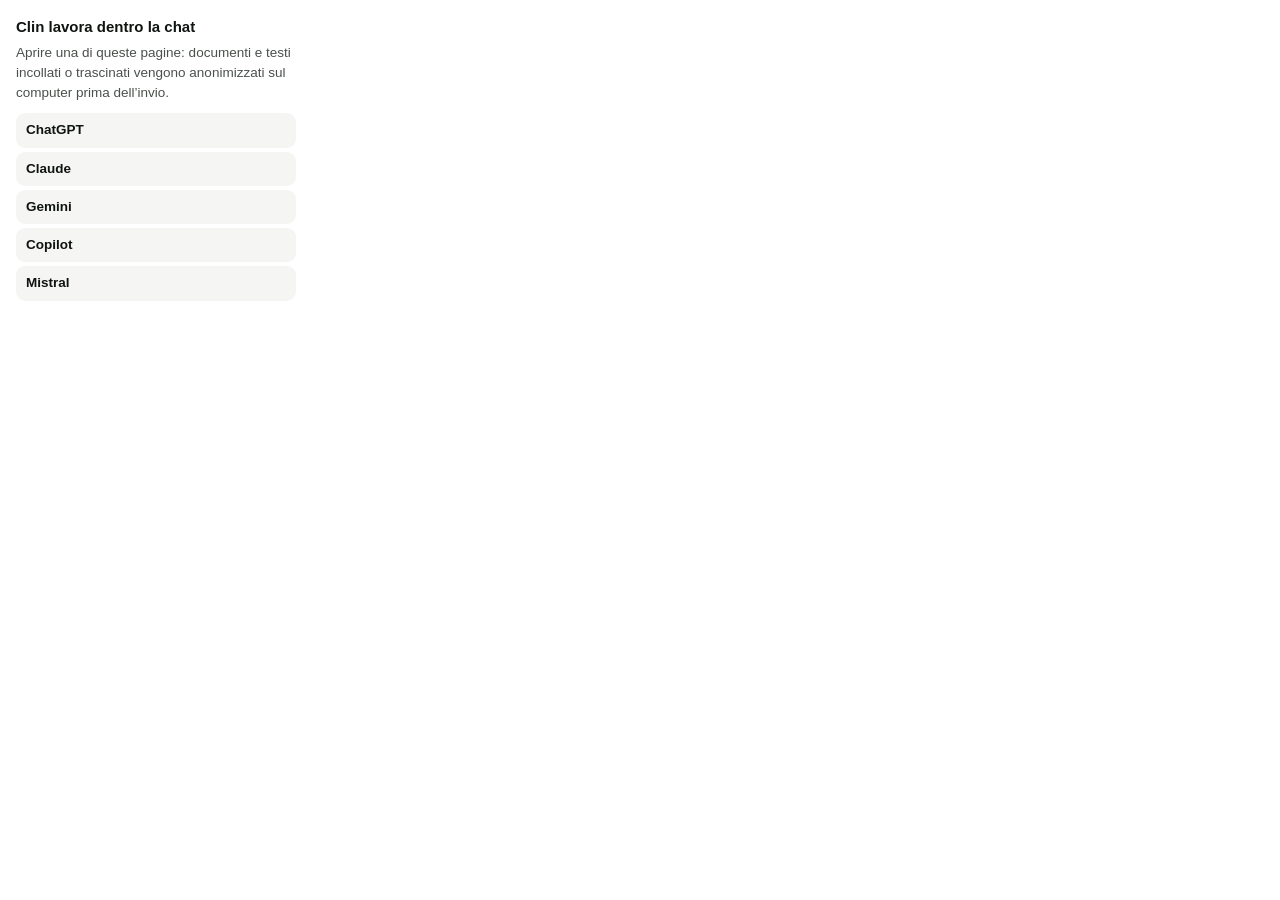
<file: extension/popup.html>
<!doctype html>
<meta charset="utf-8">
<title>Clin</title>
<style>
  body { margin: 0; width: 280px; padding: 16px; font: 13.5px/1.5 -apple-system, BlinkMacSystemFont, "Segoe UI", Arial, sans-serif; color: #101411; background: #fff; }
  b { display: block; font-size: 15px; margin-bottom: 4px; }
  p { margin: 0 0 10px; color: #4a504b; }
  a { display: block; padding: 7px 10px; margin-top: 4px; border-radius: 9px; background: #f5f6f3; color: #101411; text-decoration: none; font-weight: 600; }
  a:hover, a:focus-visible { background: #d4f06b; outline: none; }
  @media (prefers-color-scheme: dark) { body { background: #171a18; color: #f1f3ee; } p { color: #b9beb8; } a { background: #262b28; color: #f1f3ee; } a:hover, a:focus-visible { color: #101411; } }
</style>
<b>Clin lavora dentro la chat</b>
<p>Aprire una di queste pagine: documenti e testi incollati o trascinati vengono anonimizzati sul computer prima dell’invio.</p>
<a href="https://chatgpt.com/" target="_blank" rel="noopener">ChatGPT</a>
<a href="https://claude.ai/" target="_blank" rel="noopener">Claude</a>
<a href="https://gemini.google.com/" target="_blank" rel="noopener">Gemini</a>
<a href="https://copilot.microsoft.com/" target="_blank" rel="noopener">Copilot</a>
<a href="https://chat.mistral.ai/" target="_blank" rel="noopener">Mistral</a>
</file>
<file: docs/style.css>
/* Clin — sito. Stile Gold Label (STILE.md), stessi componenti.
   Gold Label — sito pubblico. Bianco e grigio chiarissimo, accento lime, verde bosco; card arrotondate, molto respiro,
   etichette «// sezione» e titoli in due toni (la seconda metà in grigio). */
@font-face { font-family: "Albert Sans"; src: url("fonts/AlbertSans.woff2") format("woff2"); font-weight: 300 700; font-display: swap; }
:root {
  --ink: #101411; --ink-2: #6a706b; --ink-3: #9ba19c;
  --soft: #f3f4f1; --soft-2: #e9ebe6; --line: #e4e6e1;
  --lime: #d4f06b; --lime-2: #c6e555;
  --forest: #173d26; --forest-2: #3c7a4b;
  --warn: #b8640a; --bad: #c8312f;
  --r: 20px; --r-sm: 14px;
  --sans: "Albert Sans", -apple-system, BlinkMacSystemFont, "Helvetica Neue", Arial, sans-serif;
}
*, *::before, *::after { box-sizing: border-box; }
html { scroll-behavior: smooth; scroll-padding-top: 88px; -webkit-text-size-adjust: 100%; }
body { margin: 0; font: 400 16px/1.55 var(--sans); color: var(--ink); background: #fff; -webkit-font-smoothing: antialiased; }
h1, h2, h3, p { margin: 0; }
a { color: inherit; }
:focus-visible { outline: 2px solid var(--forest-2); outline-offset: 2px; }
.wrap { width: min(1200px, 100% - 48px); margin-inline: auto; }
.ic { width: 11px; height: 11px; flex: none; fill: none; stroke: currentColor; stroke-width: 1.7; stroke-linecap: round; stroke-linejoin: round; }
.mono { font-family: ui-monospace, "SF Mono", Menlo, monospace; font-size: .92em; }
h1, h2, h3, .lede, .brand, .stat b, .wordmark { letter-spacing: -.025em; }

/* ------------------------------------------------ navigazione: una pillola bianca centrata */
.topnav { position: fixed; top: 18px; left: 50%; z-index: 20; transform: translateX(-50%); width: min(1080px, 100% - 32px);
  display: flex; align-items: center; gap: 12px; padding: 6px 6px 6px 8px; border-radius: 999px; background: rgba(255,255,255,.94);
  box-shadow: 0 6px 24px rgba(16,20,17,.08); backdrop-filter: blur(12px); -webkit-backdrop-filter: blur(12px); }
.brand { display: inline-flex; align-items: center; gap: 9px; margin-right: auto; font: 600 17px/1 var(--sans); text-decoration: none; white-space: nowrap; }
.brand-mark { display: grid; place-items: center; width: 34px; height: 34px; border-radius: 50%; background: var(--lime); }
.brand-mark svg { width: 22px; height: 22px; }
.nav-links { display: flex; gap: 2px; }
.nav-links a { padding: 8px 12px; border-radius: 999px; font-size: 14px; line-height: 18px; color: var(--ink-2); text-decoration: none; white-space: nowrap; }
.nav-links a:hover { color: var(--ink); background: var(--soft); }
.nav-actions { display: flex; gap: 6px; margin-left: auto; }
.nav-btn { display: inline-flex; align-items: center; height: 38px; padding: 0 16px; border-radius: 999px; font-size: 14px; font-weight: 500; text-decoration: none; white-space: nowrap; }
.nav-btn:hover { background: var(--soft); }
.nav-accent { background: var(--lime); }
.nav-accent:hover { background: var(--lime-2); }

/* ------------------------------------------------ pulsanti, etichette */
.actions { display: flex; flex-wrap: wrap; gap: 10px; margin-top: 32px; }
.btn { display: inline-flex; align-items: center; gap: 10px; height: 46px; padding: 0 22px; border-radius: 999px; font: 500 15px/1 var(--sans); text-decoration: none; white-space: nowrap; transition: background .15s; }
.btn-accent { background: var(--lime); color: var(--ink); }
.btn-accent:hover { background: var(--lime-2); }
.btn-white { background: #fff; color: var(--ink); }
.btn-white:hover { background: var(--soft); }
.btn-ghost { color: #fff; box-shadow: inset 0 0 0 1px rgba(255,255,255,.7); }
.btn-ghost:hover { background: rgba(255,255,255,.12); }
.btn-dark { background: var(--ink); color: #fff; }
.btn-dark:hover { background: #2a302b; }
.btn-sm { height: 40px; padding: 0 18px; font-size: 14px; }
.eyebrow { display: block; margin-bottom: 18px; font-size: 13px; font-weight: 500; letter-spacing: .06em; text-transform: uppercase; color: var(--ink-2); }
.eyebrow::before { content: "// "; color: var(--ink-3); }
.tag { display: inline-block; padding: 6px 12px; border-radius: 999px; background: var(--soft); font-size: 13px; line-height: 16px; white-space: nowrap; color: var(--ink-2); }
.link { display: inline-flex; align-items: center; gap: 6px; font-size: 14px; font-weight: 500; text-decoration: none; white-space: nowrap; }
.link:hover { text-decoration: underline; text-underline-offset: 3px; }

/* titoli in due toni: la seconda parte, nello span, in grigio */
h2 { font: 500 clamp(30px, 3.4vw, 46px)/1.12 var(--sans); text-wrap: balance; }
h2 > span:not(.num) { color: var(--ink-3); }
.lede { max-width: 640px; font: 500 clamp(19px, 1.6vw, 23px)/1.35 var(--sans); }
.prose, .sub { font-size: 16px; line-height: 1.6; color: var(--ink-2); }
.prose strong { color: var(--ink); font-weight: 500; }
.center { text-align: center; }
.center h2, .center .sub { margin-inline: auto; }
.center .sub { max-width: 640px; margin-top: 18px; }

/* ------------------------------------------------ hero: foto a tutta larghezza, titolo bianco, card flottante */
.hero { position: relative; min-height: min(900px, 100svh); overflow: hidden; color: #fff; display: flex; align-items: flex-end; isolation: isolate; }
.hero > img { position: absolute; inset: 0; z-index: -2; width: 100%; height: 100%; object-fit: cover; object-position: 50% 55%; }
.hero::before { content: ""; position: absolute; inset: 0; z-index: -1; background: linear-gradient(90deg, rgba(10,24,15,.78) 0%, rgba(10,24,15,.45) 48%, rgba(10,24,15,.12) 100%), linear-gradient(0deg, rgba(10,24,15,.5), transparent 45%); }
.hero-grid { display: grid; grid-template-columns: minmax(0, 1.35fr) minmax(0, 1fr); gap: 48px; align-items: end; width: min(1200px, 100% - 48px); margin: 0 auto; padding: 160px 0 64px; }
h1 { font: 500 clamp(40px, 5.2vw, 76px)/1.03 var(--sans); text-wrap: balance; }
.hero-copy { max-width: 560px; margin-top: 24px; font-size: 17px; line-height: 1.55; color: rgba(255,255,255,.82); }
.hero-side { display: grid; gap: 12px; justify-self: end; width: min(380px, 100%); }

/* mini interfacce costruite in HTML: card bianche su foto o su grigio */
.ui { padding: 20px; border-radius: var(--r); background: #fff; color: var(--ink); box-shadow: 0 18px 50px rgba(8,20,12,.18); }
.ui-head { display: flex; justify-content: space-between; align-items: center; gap: 12px; margin-bottom: 14px; font-size: 13px; color: var(--ink-2); }
.ui-title { font-size: 18px; font-weight: 500; line-height: 1.25; letter-spacing: -.015em; }
.ui-rows { display: grid; gap: 2px; margin-top: 14px; }
.ui-row { display: flex; justify-content: space-between; gap: 12px; padding: 9px 0; border-top: 1px solid var(--line); font-size: 14px; }
.ui-row span { color: var(--ink-2); }
.ui-row b { font-weight: 500; }
.ok { color: var(--forest-2); font-weight: 500; }
.meter { height: 8px; margin-top: 16px; border-radius: 999px; background: var(--soft-2); overflow: hidden; }
.meter i { display: block; height: 100%; border-radius: inherit; background: var(--lime-2); }
.ui-foot { display: flex; justify-content: space-between; margin-top: 8px; font-size: 12px; color: var(--ink-2); }
.ui-lime { background: var(--lime); box-shadow: none; }
.ui-lime .ui-head { color: rgba(16,20,17,.65); }

/* ------------------------------------------------ sezioni */
.section { padding: clamp(72px, 11vh, 128px) 0; }
.section.tight { padding-top: 0; }
.soft { background: var(--soft); }
.split { display: grid; grid-template-columns: minmax(0, 1fr) minmax(0, 1fr); gap: clamp(40px, 6vw, 96px); align-items: center; }
.split-top { align-items: start; }
.split .sub { margin-top: 22px; max-width: 520px; }
.split .actions { margin-top: 28px; }
.pic { border-radius: var(--r); overflow: hidden; aspect-ratio: 4 / 3; }
.pic img { display: block; width: 100%; height: 100%; object-fit: cover; }

/* voci numerate in riga, separate da un filetto in alto: niente cerchi */
.features { display: grid; grid-template-columns: repeat(5, minmax(0, 1fr)); gap: 32px; margin-top: clamp(56px, 8vh, 88px); padding-top: 32px; border-top: 1px solid var(--line); }
.features.four { grid-template-columns: repeat(4, minmax(0, 1fr)); }
.feature .n { display: block; margin-bottom: 22px; font-size: 14px; font-weight: 500; color: var(--ink-3); font-variant-numeric: tabular-nums; }
.feature h3 { margin-bottom: 8px; font-size: 19px; font-weight: 500; line-height: 1.25; }
.feature p { font-size: 15px; line-height: 1.55; color: var(--ink-2); }

/* elenco con spunte */
.checks { display: grid; gap: 18px; margin: 28px 0 0; padding: 0; list-style: none; }
.checks li { display: grid; grid-template-columns: 26px minmax(0, 1fr); gap: 12px; font-size: 15px; line-height: 1.55; color: var(--ink-2); }
.checks li::before { content: ""; width: 26px; height: 26px; border-radius: 8px; background: var(--lime) url("data:image/svg+xml,%3Csvg xmlns='http://www.w3.org/2000/svg' viewBox='0 0 12 12'%3E%3Cpath d='M3 6.2l2 2 4-4.4' fill='none' stroke='%23101411' stroke-width='1.6' stroke-linecap='round' stroke-linejoin='round'/%3E%3C/svg%3E") center / 14px no-repeat; }
.checks b { display: block; color: var(--ink); font-weight: 500; }

/* collage di card a destra dello split */
.collage { display: grid; grid-template-columns: 1fr 1fr; gap: 14px; }
.collage .wide { grid-column: 1 / -1; }
.card { padding: 24px; border-radius: var(--r); background: var(--soft); }
.card-lime { background: var(--lime); }
.card-forest { background: linear-gradient(150deg, var(--forest) 0%, var(--forest-2) 100%); color: #fff; }
.card.card-forest .muted { color: rgba(255,255,255,.82); }
.card .muted { font-size: 14px; line-height: 1.45; color: var(--ink-2); }
.big { display: block; font-size: clamp(44px, 4.4vw, 60px); font-weight: 500; line-height: 1; letter-spacing: -.04em; font-variant-numeric: tabular-nums; }
.card .big + .muted { margin-top: 10px; }
.collage .big { font-size: clamp(34px, 3.2vw, 44px); }
.collage .card { display: flex; flex-direction: column; justify-content: space-between; min-height: 220px; }
.collage .card .muted { margin-top: 24px; }
.ui-row span { text-align: right; }
.ring { --p: 100; position: relative; width: 104px; height: 104px; margin: 4px 0 16px; border-radius: 50%; background: conic-gradient(#fff calc(var(--p) * 1%), rgba(255,255,255,.22) 0); }
.ring::after { content: ""; position: absolute; inset: 11px; border-radius: 50%; background: var(--forest); }
.ring b { position: absolute; inset: 0; z-index: 1; display: grid; place-items: center; font-size: 26px; font-weight: 500; letter-spacing: -.03em; }
.queue .ui-row { align-items: baseline; }
.queue .ui-row span { font-size: 13px; }

/* ------------------------------------------------ come funziona: passi in card */
.steps { display: grid; grid-template-columns: repeat(5, minmax(0, 1fr)); gap: 12px; margin-top: 56px; counter-reset: step; }
.step { display: flex; flex-direction: column; min-height: 230px; padding: 22px; border-radius: var(--r); background: #fff; }
.step .n { font-size: 14px; font-weight: 500; color: var(--ink-3); font-variant-numeric: tabular-nums; }
.step h3 { margin-top: auto; font-size: 19px; font-weight: 500; letter-spacing: -.015em; }
.step .who { margin: 4px 0 8px; font-size: 13px; color: var(--forest-2); font-weight: 500; }
.step p { font-size: 14px; line-height: 1.5; color: var(--ink-2); }
.step.on { background: var(--lime); }
.step.on .who { color: var(--ink); }
.answers { display: grid; grid-template-columns: repeat(3, minmax(0, 1fr)); gap: 12px; margin-top: 12px; }
.answer { padding: 22px; border-radius: var(--r); background: #fff; }
.answer h3 { margin-bottom: 6px; font-size: 18px; font-weight: 500; }
.answer p { font-size: 14px; line-height: 1.5; color: var(--ink-2); }

/* ------------------------------------------------ tabelle */
.table-card { margin-top: 14px; border-radius: var(--r); background: #fff; border: 1px solid var(--line); overflow: hidden; }
.table-card.scroll { overflow-x: auto; }
.lb { width: 100%; border-collapse: collapse; font-size: 14px; line-height: 1.45; }
.lb th { padding: 14px 16px; background: var(--soft); font-weight: 500; text-align: left; vertical-align: bottom; }
.lb th small { display: block; margin-top: 2px; font-size: 11px; font-weight: 400; color: var(--ink-2); }
.lb td { padding: 16px; border-top: 1px solid var(--line); vertical-align: top; }
.lb .strong, .lb strong, .lb .mark { font-weight: 500; }
.lb .mark span { display: block; margin-top: 2px; font-weight: 400; color: var(--ink-2); }
.lb-num { min-width: 900px; font-variant-numeric: tabular-nums; }
.lb-num th:not(:first-child), .lb-num td:not(:first-child) { text-align: center; }
.lb-num tbody td { vertical-align: middle; }
.lb-num .groups th { padding-bottom: 4px; font-size: 12px; color: var(--ink-2); }
.lb-num .groups th + th,
.lb-num tr:not(.groups) > :is(:nth-child(2), :nth-child(5), :nth-child(8), :nth-child(9)) { border-left: 1px solid var(--line); }
.lb td.low { color: var(--warn); font-weight: 500; }
.table-foot { padding: 14px 16px; border-top: 1px solid var(--line); font-size: 13px; color: var(--ink-2); }
.protocol { display: grid; grid-template-columns: minmax(0, 1.4fr) minmax(0, 1fr); gap: 14px; margin-top: 48px; }
.protocol .table-card { margin-top: 0; }
.protocol .lb td:first-child { width: 190px; }

/* ------------------------------------------------ banda di numeri su foto */
.stats-band { position: relative; margin: 0 10px; padding: clamp(80px, 12vh, 140px) 0; border-radius: 28px; overflow: hidden; color: #fff; isolation: isolate; }
.stats-band > img { position: absolute; inset: 0; z-index: -2; width: 100%; height: 100%; object-fit: cover; object-position: 50% 70%; }
.stats-band::before { content: ""; position: absolute; inset: 0; z-index: -1; background: linear-gradient(0deg, rgba(10,24,15,.86), rgba(10,24,15,.6)); }
.stats-band h2 > span { color: rgba(255,255,255,.55); }
.stats-band .sub { color: rgba(255,255,255,.75); }
.stats { display: grid; grid-template-columns: repeat(4, minmax(0, 1fr)); gap: 32px; margin-top: clamp(56px, 9vh, 96px); padding-top: 28px; border-top: 1px solid rgba(255,255,255,.22); }
.stat b { display: block; font-size: clamp(48px, 5.6vw, 80px); font-weight: 500; line-height: 1; font-variant-numeric: tabular-nums; }
.stat span { display: block; max-width: 220px; margin-top: 12px; font-size: 15px; line-height: 1.45; color: rgba(255,255,255,.75); }

/* ------------------------------------------------ domande frequenti */
.faq { display: grid; gap: 10px; }
.faq details { border-radius: var(--r-sm); background: var(--soft); }
.faq summary { display: flex; justify-content: space-between; align-items: center; gap: 16px; padding: 18px 22px; font-weight: 500; cursor: pointer; list-style: none; }
.faq summary::-webkit-details-marker { display: none; }
.faq summary::after { content: "+"; flex: none; display: grid; place-items: center; width: 30px; height: 30px; border-radius: 10px; background: #fff; font-size: 18px; font-weight: 400; transition: transform .2s; }
.faq details[open] summary::after { transform: rotate(45deg); background: var(--lime); }
.faq details p { padding: 0 22px 20px; font-size: 15px; line-height: 1.6; color: var(--ink-2); }

/* ------------------------------------------------ footer: verde bosco, colonne di link, wordmark gigante */
.foot { position: relative; margin: clamp(72px, 10vh, 120px) 10px 10px; padding: clamp(64px, 9vh, 96px) 0 0; border-radius: 28px; overflow: hidden; color: #fff; background: linear-gradient(160deg, var(--forest) 0%, #22573a 60%, var(--forest-2) 130%); }
.foot-top { display: grid; grid-template-columns: minmax(0, 1.3fr) minmax(0, 1fr); gap: 48px; align-items: end; padding-bottom: 56px; border-bottom: 1px solid rgba(255,255,255,.16); }
.foot-top h2 > span { color: rgba(255,255,255,.55); }
.foot-top .actions { justify-content: flex-end; margin: 0; }
.foot-cols { display: grid; grid-template-columns: 1fr 1fr 1.6fr; gap: 32px; padding: 40px 0; font-size: 14px; }
.foot-cols p { margin-bottom: 12px; font-size: 13px; letter-spacing: .06em; text-transform: uppercase; color: rgba(255,255,255,.55); }
.foot-cols a { display: block; padding: 4px 0; text-decoration: none; }
.foot-cols a:hover { text-decoration: underline; text-underline-offset: 3px; }
.foot-cols span { display: block; max-width: 380px; line-height: 1.55; color: rgba(255,255,255,.72); }
.foot-cols .credits { margin-top: 10px; color: rgba(255,255,255,.5); }
.wordmark { display: block; margin: 0 0 -.18em; font-size: clamp(56px, 15vw, 220px); font-weight: 600; line-height: .9; white-space: nowrap; overflow: hidden; color: var(--lime); text-align: center; }

/* ------------------------------------------------ responsive */
@media (max-width: 1100px) {
  .nav-links { display: none; }
  .steps { grid-template-columns: repeat(3, minmax(0, 1fr)); }
  .features { grid-template-columns: repeat(3, minmax(0, 1fr)); }
}
@media (max-width: 880px) {
  .hero-grid, .split, .protocol, .gl-body, .foot-top, .sec-intro, .pair { grid-template-columns: 1fr; }
  .hero-side { justify-self: start; }
  .features, .features.four, .stats, .insights, .insights.four, .manifesto, .answers { grid-template-columns: 1fr 1fr; }
  .bento, .trio, .worked { grid-template-columns: 1fr; }
  .states { grid-template-columns: 1fr 1fr; }
  .bento .span2 { grid-column: auto; }
  .gl-col + .gl-col { border-left: 0; border-top: 1px solid var(--line); }
  .gl-signs { grid-template-columns: 1fr 1fr; }
  .gl-signs p { justify-self: start; }
  .foot-top .actions { justify-content: flex-start; }
}
@media (max-width: 600px) {
  .wrap, .hero-grid, .hero-wide { width: calc(100% - 32px); }
  .topnav { top: 10px; width: calc(100% - 20px); }
  .brand { font-size: 0; gap: 0; }
  .nav-btn { height: 36px; padding: 0 14px; }
  .stats-band, .foot { margin-inline: 6px; border-radius: 22px; }
  .hero-grid { padding: 120px 0 28px; gap: 28px; }
  .hero-copy { font-size: 16px; }
  .hero::before { background: linear-gradient(0deg, rgba(10,24,15,.88) 0%, rgba(10,24,15,.62) 60%, rgba(10,24,15,.35) 100%); }
  .btn { height: 44px; padding: 0 18px; }
  .features, .features.four, .steps, .answers, .insights, .insights.two, .insights.four, .manifesto, .foot-cols, .gl-split { grid-template-columns: 1fr; }
  .stats { grid-template-columns: 1fr 1fr; gap: 28px 16px; }
  .collage, .states { grid-template-columns: 1fr; }
  .collage .card { min-height: 0; }
  .step { min-height: 0; }
  .step h3 { margin-top: 18px; }
  .bars { gap: 6px; }
  .bars .grp > span { font-size: 10px; hyphens: auto; -webkit-hyphens: auto; overflow-wrap: anywhere; }
  .gl-fields { grid-template-columns: 1fr; gap: 2px; }
  .gl-fields > dd { margin-bottom: 10px; }
  .gl-col, .gl-meta, .gl-signs { padding-inline: 16px; }
  /* le tabelle di testo diventano righe impilate; quella numerica del benchmark scorre di lato */
  .lb:not(.lb-num) thead { display: none; }
  .lb:not(.lb-num), .lb:not(.lb-num) tbody, .lb:not(.lb-num) tr, .lb:not(.lb-num) td { display: block; width: 100% !important; }
  .lb:not(.lb-num) tr { padding: 10px 0; border-top: 1px solid var(--line); }
  .lb:not(.lb-num) tbody tr:first-child { border-top: 0; }
  .lb:not(.lb-num) td { padding: 3px 16px; border: 0; }
}
@media (prefers-reduced-motion: reduce) { html { scroll-behavior: auto; } }
</file>
<file: docs/clin.css>
/* Clin — componenti propri del sito, sopra style.css (stile Gold Label). */
code { font-family: ui-monospace, "SF Mono", Menlo, monospace; font-size: .9em; padding: 1px 6px; border-radius: 6px; background: var(--soft-2); color: var(--ink); overflow-wrap: anywhere; }
.soft code, .card code { background: #fff; }
.card-lime code { background: rgba(255, 255, 255, .55); }
.brand-mark { overflow: hidden; }

/* il nome, sempre come comando: /Clin in una pillola lime */
.clin, h1 > .clin, h2 > span.clin, .foot-top h2 > span.clin {
  display: inline-block; padding: .06em .42em .1em; border-radius: 999px;
  background: var(--lime); color: var(--ink); font-weight: 500; line-height: 1.15;
  letter-spacing: -.01em; white-space: nowrap; vertical-align: baseline;
}
.brand .clin { font-size: 15px; padding: 3px 9px; }
.eyebrow .clin { text-transform: none; letter-spacing: 0; padding: 1px 7px; }
.wordmark { letter-spacing: -.05em; }
.brand-mark img { width: 34px; height: 34px; display: block; }
.link-in { color: var(--forest-2); text-underline-offset: 3px; }
.note { margin-top: 18px; font-size: 14px; line-height: 1.5; color: var(--ink-2); }

/* ------------------------------------------------ hero: grana Gold Label (dither.js) e scheda animata (hero-stage.js) */
/* sfondo: campo ASCII in flusso con tracce ECG e pletismografia (hero-ascii.js) */
.hero { background: radial-gradient(120% 90% at 80% 30%, #12261a 0%, #0b170f 60%, #08110b 100%); }
.hero::before { background: linear-gradient(90deg, rgba(8, 17, 11, .92) 0%, rgba(8, 17, 11, .55) 42%, rgba(8, 17, 11, 0) 72%); z-index: -1; }
.hero-ascii { position: absolute; inset: 0; z-index: -2; pointer-events: none; }

.hero-stage { position: relative; width: min(560px, 100%); justify-self: end; }
.stage-card { padding: 18px 18px 14px; }
.stage-head { display: flex; justify-content: space-between; align-items: center; gap: 12px; font-size: 13px; color: var(--ink-2); }
.stage-file { font: 500 13px ui-monospace, "SF Mono", Menlo, monospace; color: var(--ink); }
.stage-status { padding: 5px 11px; border-radius: 999px; background: var(--soft); font-size: 12px; font-weight: 500; white-space: nowrap; transition: background .25s, color .25s; }
.stage-status.done { background: var(--lime); color: var(--ink); }
.stage-tabs { display: flex; gap: 4px; margin: 12px 0 10px; }
.stage-tabs span { flex: 1; padding: 6px 8px; border-radius: 999px; background: var(--soft); font-size: 11px; color: var(--ink-3); text-align: center; white-space: nowrap; overflow: hidden; text-overflow: ellipsis; transition: background .25s, color .25s; }
.stage-tabs span.on { background: var(--soft-2); color: var(--ink); }
.stage-body { position: relative; min-height: 318px; padding: 16px 16px 12px; border-radius: 14px; background: var(--soft); overflow: hidden; transition: opacity .4s; }
.stage-body.out { opacity: 0; }
.stage-foot { margin: 10px 2px 0; font-size: 12px; color: var(--ink-3); }
/* fascio che attraversa la scheda: linea luminosa, alone e una scia di polvere che sfuma a sinistra */
.stage-scan { position: absolute; top: 0; bottom: 0; left: 0; width: 120px; margin-left: -120px; opacity: 0; pointer-events: none; transition: opacity .3s;
  background: linear-gradient(90deg, rgba(212, 240, 107, 0) 0%, rgba(212, 240, 107, .14) 70%, rgba(212, 240, 107, .38) 100%); }
.stage-scan::before { content: ""; position: absolute; inset: 0; opacity: .9;
  background: radial-gradient(circle, #9fc23a 0 1px, transparent 1.4px) 0 0 / 9px 11px, radial-gradient(circle, #b9dc4c 0 .8px, transparent 1.2px) 4px 6px / 13px 7px;
  -webkit-mask: linear-gradient(90deg, transparent 0%, #000 85%); mask: linear-gradient(90deg, transparent 0%, #000 85%);
  animation: scan-dust .6s steps(4) infinite; }
.stage-scan::after { content: ""; position: absolute; top: 0; bottom: 0; right: -1px; width: 2px; background: #c6e555; box-shadow: 0 0 10px 2px rgba(198, 229, 85, .8), 0 0 28px 6px rgba(212, 240, 107, .45); }
@keyframes scan-dust { to { background-position: 0 -11px, 4px 13px; } }
.stage-scan.on { opacity: 1; }
.pii { display: inline-block; padding: 0 5px; border-radius: 6px; background: rgba(16, 20, 17, .07); font: 500 .92em/1.45 ui-monospace, "SF Mono", Menlo, monospace; color: var(--ink); white-space: nowrap; transition: opacity .18s, background .25s; }
.pii.flip { opacity: 0; }
.pii.done { background: var(--lime); }
.doc { font-size: 13.5px; line-height: 1.55; color: var(--ink-2); }
.doc p { margin: 8px 0 0; }
.doc-h { margin: 0 0 10px !important; font-weight: 500; color: var(--ink); }
.doc-f { display: grid; grid-template-columns: 110px minmax(0, 1fr); gap: 5px 12px; margin: 0 0 6px; }
.doc-f dt { color: var(--ink-3); }
.doc-f dd { margin: 0; }
.doc-sign { padding-top: 8px; border-top: 1px solid var(--line); }
.sheet-mini { width: 100%; border-collapse: collapse; font-size: 12px; background: #fff; border-radius: 10px; overflow: hidden; }
.sheet-mini th { padding: 8px 8px; background: var(--soft-2); font-weight: 500; text-align: left; color: var(--ink); white-space: nowrap; }
.sheet-mini td { padding: 7px 8px; border-top: 1px solid var(--line); color: var(--ink-2); white-space: nowrap; }
.sheet-mini .pii { font-size: 11px; }
.doc-note { margin: 12px 0 0; font-size: 12.5px; color: var(--ink-2); }

/* ------------------------------------------------ hero: referto prima e dopo */
.doc-line { margin-top: 8px; font-size: 14px; line-height: 1.5; }
.doc-line s, .mini-q s { text-decoration: none; padding: 0 4px; border-radius: 4px; background: var(--soft-2); }
.mini-q s { background: #fff; }
.doc-out { margin-top: 10px; padding: 12px 14px; border-radius: 12px; background: var(--soft); font: 13px/1.55 ui-monospace, "SF Mono", Menlo, monospace; }

/* ------------------------------------------------ valore: sessione nell'agente */
.hero-agents { margin-top: 22px; font-size: 14px; color: rgba(255, 255, 255, .78); }
.value { display: grid; grid-template-columns: minmax(0, 1.5fr) minmax(0, 1fr); gap: clamp(28px, 4vw, 56px); margin-top: 56px; align-items: start; }
.session { box-shadow: 0 18px 50px rgba(8, 20, 12, .08); }
.term { display: grid; gap: 12px; font-size: 14px; line-height: 1.55; }
.term p { margin: 0; padding: 12px 14px; border-radius: 12px; }
.term b { font-weight: 500; font-family: ui-monospace, "SF Mono", Menlo, monospace; font-size: .9em; }
.term .you { background: var(--soft); color: var(--ink); }
.term .prompt { margin-right: 6px; color: var(--ink-3); }
.term .sys { background: #fff; box-shadow: inset 0 0 0 1px var(--line); color: var(--ink-2); }
.term .sys.done { background: var(--lime); box-shadow: none; color: var(--ink); }
.term .agent { color: var(--ink-2); padding-left: 0; padding-right: 0; }
.value-list { margin-top: 0; }

/* ------------------------------------------------ anteprima: sessione registrata (demo.js) */
.demo { min-width: 0; }
.demo-window { border-radius: var(--r); background: #0f1411; box-shadow: 0 24px 60px rgba(8, 20, 12, .22); overflow: hidden; }
.demo-tabs { display: inline-flex; gap: 4px; margin-bottom: 12px; padding: 4px; border-radius: 999px; background: #fff; box-shadow: inset 0 0 0 1px var(--line); }
.demo-tabs button { height: 32px; padding: 0 14px; border: 0; border-radius: 999px; background: transparent; font: 500 13px var(--sans); color: var(--ink-2); cursor: pointer; }
.demo-tabs button[aria-selected="true"] { background: var(--ink); color: #fff; }
.demo-stage { height: 600px; }
.demo-stage .ph { padding: 0 4px; border-radius: 4px; background: var(--lime); color: var(--ink); white-space: nowrap; }
.demo-stage [hidden] { display: none !important; }

/* app desktop di Claude, scheda Code: finestra chiara, barra laterale con le sessioni */
.demo-window:has(.cd) { background: #faf9f5; }
.cd { display: flex; height: 100%; background: #faf9f5; color: #1f1e1d; font: 13.5px/1.5 -apple-system, BlinkMacSystemFont, "Inter", "Segoe UI", sans-serif; -webkit-font-smoothing: antialiased; }
.cd svg { width: 15px; height: 15px; flex: none; }
.cd-side { flex: none; width: 212px; display: flex; flex-direction: column; gap: 1px; padding: 12px 8px; background: #f5f4ee; border-right: 1px solid #e8e6dc; font-size: 13px; color: #3d3d3a; }
.cd-lights { display: flex; align-items: center; gap: 8px; padding: 2px 6px 14px; color: #8a877f; }
.cd-lights i { width: 12px; height: 12px; border-radius: 50%; background: #ff5f57; box-shadow: inset 0 0 0 .5px rgba(0, 0, 0, .12); }
.cd-lights i + i { background: #febc2e; }
.cd-lights i + i + i { background: #28c840; }
.cd-lights svg { margin-left: auto; }
.cd-seg { display: flex; margin: 0 2px 10px; padding: 2px; border-radius: 9px; background: #e9e7de; font-size: 12.5px; }
.cd-seg span { flex: 1; padding: 4px 0; border-radius: 7px; text-align: center; color: #6b6a65; }
.cd-seg span.on { background: #fff; color: #1f1e1d; font-weight: 500; box-shadow: 0 1px 2px rgba(0, 0, 0, .08); }
.cd-new, .cd-nav { display: flex; align-items: center; gap: 9px; padding: 6px 8px; border-radius: 7px; }
.cd-new { color: #1f1e1d; font-weight: 500; }
.cd-new svg { color: #c96442; }
.cd-sec { margin: 14px 8px 3px; font-size: 11.5px; color: #8a877f; }
.cd-sess { display: flex; align-items: center; gap: 8px; padding: 6px 8px; border-radius: 7px; }
.cd-sess span { overflow: hidden; text-overflow: ellipsis; white-space: nowrap; }
.cd-sess i { flex: none; width: 6px; height: 6px; border-radius: 50%; background: transparent; }
.cd-sess i.run { background: #d97757; }
.cd-sess.on { background: #e9e7de; color: #1f1e1d; }
.cd-main { flex: 1; min-width: 0; display: flex; flex-direction: column; }
.cd-top { display: flex; align-items: center; gap: 8px; height: 44px; padding: 0 16px; border-bottom: 1px solid #eeece4; font-size: 13px; }
.cd-title { margin-right: auto; font-weight: 500; overflow: hidden; text-overflow: ellipsis; white-space: nowrap; }
.cd-chip { flex: none; display: inline-flex; align-items: center; gap: 6px; height: 24px; padding: 0 8px; border-radius: 6px; box-shadow: inset 0 0 0 1px #e3e1d8; color: #5e5d59; font-size: 12px; white-space: nowrap; }
.cd-chip svg { width: 13px; height: 13px; }
.cd-log { flex: 1; overflow-y: auto; scroll-behavior: smooth; }
.cd-col { max-width: 640px; margin: 0 auto; padding: 18px 24px 8px; }
.cd-user { display: flex; flex-direction: column; align-items: flex-end; gap: 8px; margin: 2px 0 20px; }
.cd-bubble { max-width: 86%; padding: 9px 14px; border-radius: 14px; background: #efede5; white-space: pre-wrap; overflow-wrap: anywhere; font-size: 14px; }
.cd-cmd { padding: 1px 5px; border-radius: 5px; background: #e3e0d5; font: 500 12.5px ui-monospace, "SF Mono", Menlo, monospace; }
.cd-files { display: flex; flex-wrap: wrap; justify-content: flex-end; gap: 8px; }
.cd-att { display: inline-flex; align-items: center; gap: 9px; padding: 6px 12px 6px 6px; border-radius: 10px; background: #fff; box-shadow: inset 0 0 0 1px #e3e1d8; max-width: 230px; }
.cd-att-i { flex: none; width: 30px; height: 30px; display: grid; place-items: center; border-radius: 7px; background: #1f7a4d; color: #fff; font: 600 8px/1 -apple-system, sans-serif; letter-spacing: .02em; }
.cd-att-i[data-x="PDF"] { background: #c4423b; }
.cd-att-i[data-x="CSV"] { background: #3f6db3; }
.cd-att-t { display: flex; flex-direction: column; min-width: 0; line-height: 1.3; }
.cd-att-t b { font-weight: 500; font-size: 12.5px; overflow: hidden; text-overflow: ellipsis; white-space: nowrap; }
.cd-att-t em { font-style: normal; font-size: 11px; color: #8a877f; }
.cd-tool { display: flex; align-items: center; gap: 8px; height: 32px; margin: 4px 0; padding: 0 10px; border-radius: 8px; box-shadow: inset 0 0 0 1px #e8e6dc; background: #fdfcf9; font-size: 12.5px; color: #6b6a65; min-width: 0; }
.cd-tool svg { color: #8a877f; }
.cd-tool.err svg { color: #c4423b; }
.cd-tv { flex: none; font-weight: 500; color: #3d3d3a; }
.cd-ta { flex: 1; min-width: 0; overflow: hidden; text-overflow: ellipsis; white-space: nowrap; font: 12px ui-monospace, "SF Mono", Menlo, monospace; color: #7a7872; }
.cd-chev { flex: none; color: #b3afa5; font-size: 15px; }
.cd-clin { display: flex; gap: 10px; align-items: flex-start; margin: 10px 0 6px; padding: 8px 12px; border-radius: 8px; background: #f4fad9; box-shadow: inset 0 0 0 1px #dcebaa; font-size: 13px; }
.cd-clin .clin { font-size: 12px; flex: none; }
.cd-asst { margin: 14px 0 18px; font-size: 14px; line-height: 1.6; color: #1f1e1d; }
.cd-text p { margin: 0 0 10px; }
.cd-text ul { margin: 0 0 10px; padding-left: 20px; }
.cd-text li { margin: 0 0 4px; }
.cd-text b { font-weight: 600; }
.cd-text code { padding: 1px 5px; border-radius: 5px; background: #efede5; font: 12.5px ui-monospace, "SF Mono", Menlo, monospace; color: #1f1e1d; }
.cd-text table { width: 100%; border-collapse: collapse; margin: 4px 0 12px; font-size: 13px; border-radius: 8px; box-shadow: inset 0 0 0 1px #e8e6dc; overflow: hidden; }
.cd-text th { font-weight: 600; background: #f5f4ee; }
.cd-text th, .cd-text td { padding: 6px 12px; border-bottom: 1px solid #eeece4; text-align: left; }
.cd-text tr:last-child td { border-bottom: 0; }
.cd-bottom { position: relative; width: 100%; max-width: 688px; margin: 0 auto; padding: 4px 24px 16px; }
.cd-spin { display: flex; gap: 9px; align-items: center; padding: 0 4px 10px; font-size: 13px; color: #6b6a65; }
.cd-spin .cd-spark { width: 17px; height: 17px; animation: cd-turn 2.4s linear infinite; }
@keyframes cd-turn { to { transform: rotate(360deg); } }
.cd-menu { position: absolute; left: 24px; right: 24px; bottom: calc(100% - 2px); padding: 5px; border-radius: 12px; background: #fff; box-shadow: 0 10px 30px rgba(0, 0, 0, .1), inset 0 0 0 1px #e3e1d8; font-size: 13px; }
.cd-mi, .cc-mi { display: flex; gap: 12px; padding: 6px 10px; border-radius: 7px; }
.cd-mi.on { background: #efede5; }
.cd-mi b { flex: none; min-width: 64px; font: 500 12.5px ui-monospace, "SF Mono", Menlo, monospace; }
.cd-mi span { color: #8a877f; overflow: hidden; text-overflow: ellipsis; white-space: nowrap; }
.cd-composer { padding: 12px 12px 10px; border-radius: 16px; background: #fff; box-shadow: 0 4px 16px rgba(0, 0, 0, .05), inset 0 0 0 1px #dedcd2; }
.cd-chips { display: flex; flex-wrap: wrap; gap: 8px; }
.cd-chips:not(:empty) { margin-bottom: 10px; }
.cd-input { min-height: 22px; padding: 0 4px; white-space: pre-wrap; overflow-wrap: anywhere; font-size: 14px; }
.cd-ph { color: #a3a096; }
.cd-caret { display: inline-block; width: 1.5px; height: 17px; margin-left: 1px; vertical-align: -3px; background: #1f1e1d; animation: cd-blink 1s step-end infinite; }
@keyframes cd-blink { 50% { opacity: 0; } }
.cd-tools { display: flex; align-items: center; gap: 6px; margin-top: 12px; font-size: 12.5px; color: #5e5d59; }
.cd-tools i { font-style: normal; color: #a3a096; margin-left: 2px; }
.cd-plus { width: 28px; height: 28px; display: grid; place-items: center; border-radius: 8px; box-shadow: inset 0 0 0 1px #dedcd2; color: #3d3d3a; }
.cd-mode { display: inline-flex; align-items: center; gap: 6px; height: 28px; padding: 0 9px; border-radius: 8px; box-shadow: inset 0 0 0 1px #dedcd2; white-space: nowrap; }
.cd-mode svg { width: 13px; height: 13px; }
.cd-model { margin-left: auto; padding: 0 6px; white-space: nowrap; }
.cd-send { width: 28px; height: 28px; display: grid; place-items: center; border-radius: 8px; background: #c96442; color: #fff; transition: transform .15s; }
.cd-send.go { transform: scale(.88); }
@media (max-width: 760px) { .cd-side { display: none; } .cd-col, .cd-bottom { padding-left: 14px; padding-right: 14px; } .cd-mode, .cd-top .cd-chip + .cd-chip { display: none; } }

/* Claude Code nel terminale: tema scuro predefinito */
.demo-window:has(.cc) { background: #1c1c1c; }
.cc { display: flex; flex-direction: column; height: 100%; padding: 0 14px 10px; background: #1c1c1c; color: #e6e6e6; font: 12.5px/1.5 "SF Mono", ui-monospace, Menlo, Consolas, monospace; -webkit-font-smoothing: antialiased; }
.cc-bar { flex: none; display: flex; align-items: center; gap: 8px; margin: 0 -14px 12px; padding: 0 12px; height: 34px; background: #2c2c2c; border-bottom: 1px solid #111; color: #b4b4b4; font: 500 12px -apple-system, BlinkMacSystemFont, sans-serif; }
.cc-bar i { width: 12px; height: 12px; border-radius: 50%; background: #ff5f57; }
.cc-bar i + i { background: #febc2e; }
.cc-bar i + i + i { background: #28c840; }
.cc-bar span { flex: 1; text-align: center; margin-right: 52px; overflow: hidden; text-overflow: ellipsis; white-space: nowrap; }
.cc-log { flex: 1; overflow-y: auto; scroll-behavior: smooth; }
.cc-log::-webkit-scrollbar { width: 8px; }
.cc-log::-webkit-scrollbar-thumb { background: rgba(255, 255, 255, .14); border-radius: 8px; }
.cc-head { display: flex; align-items: center; gap: 14px; margin: 2px 0 16px; }
.cc-head p { margin: 0; }
.cc-head b { font-weight: 700; color: #fff; }
.cc-logo { margin: 0; font: inherit; line-height: 1.15; }
.cc-orange, .cc-glyph { color: #d77757; }
.cc-dim { color: #8f8f8f; }
.cc-green { color: #4eba65; }
.cc-red { color: #ff6b80; }
.cc-prompt { margin-right: 8px; color: #8f8f8f; }
.cc-user { margin: 2px -14px 12px; padding: 3px 14px 3px 32px; text-indent: -18px; background: #2a2a2a; color: #e6e6e6; white-space: pre-wrap; overflow-wrap: anywhere; }
.cc-at { color: #b1b9f9; }
.cc-tool { margin-top: 12px; white-space: nowrap; overflow: hidden; text-overflow: ellipsis; }
.cc-tool b { font-weight: 700; color: #fff; }
.cc-out { color: #8f8f8f; white-space: pre; overflow: hidden; text-overflow: ellipsis; }
.cc-clin { color: #c9c9c9; }
.cc-clin .clin { font-size: 11.5px; }
.cc-asst { display: grid; grid-template-columns: auto minmax(0, 1fr); gap: 8px; margin: 12px 0; }
.cc-asst > span { color: #fff; }
.cc-text p { margin: 0 0 8px; }
.cc-text ul { margin: 0 0 8px; padding-left: 18px; list-style: "- "; }
.cc-text b { font-weight: 700; color: #fff; }
.cc-text code { padding: 0; background: none; color: #b1b9f9; font: inherit; }
.cc-text table { border-collapse: collapse; margin: 2px 0 10px; }
.cc-text th, .cc-text td { padding: 2px 14px; border: 1px solid #5a5a5a; text-align: left; }
.cc-text th { font-weight: 700; color: #fff; }
.cc-spin { flex: none; margin: 8px 0 10px; }
.cc-spin .cc-spin-t { color: #d77757; }
.cc-input { flex: none; margin: 0 -14px; padding: 5px 14px; border-top: 1px solid #5a5a5a; border-bottom: 1px solid #5a5a5a; white-space: pre-wrap; overflow-wrap: anywhere; min-height: 31px; }
.cc-caret { display: inline-block; width: 7.5px; height: 15px; vertical-align: -3px; background: #e6e6e6; }
.cc-menu { flex: none; padding: 4px 0 0; }
.cc-mi { padding: 0 2px; gap: 0; border-radius: 0; }
.cc-mi b { flex: none; width: 104px; font-weight: 400; color: #8f8f8f; }
.cc-mi span { color: #8f8f8f; overflow: hidden; text-overflow: ellipsis; white-space: nowrap; }
.cc-mi.on b, .cc-mi.on span { color: #b1b9f9; }
.cc-hint { flex: none; display: flex; justify-content: space-between; padding: 4px 2px 0; color: #8f8f8f; }
.cc-menu:not([hidden]) + .cc-hint { display: none; }
@media (max-width: 640px) { .demo-stage { height: 480px; } .cd-log { padding: 14px 14px 6px; } }
.demo-controls { display: flex; align-items: center; gap: 8px; margin-top: 12px; }
.demo-controls button { height: 38px; padding: 0 16px; border: 0; border-radius: 999px; font: 500 14px var(--sans); cursor: pointer; transition: background .15s; }
.demo-play { background: var(--ink); color: #fff; }
.demo-play:hover { background: #2a302b; }
.demo-again { background: #fff; color: var(--ink); box-shadow: inset 0 0 0 1px var(--line); }
.demo-again:hover { background: var(--soft-2); }
.demo-progress { flex: 1; height: 6px; border-radius: 999px; background: var(--soft-2); overflow: hidden; }
.demo-progress i { display: block; width: 0; height: 100%; background: var(--lime-2); transition: width .3s; }
.demo-meta { margin-top: 10px; font-size: 13px; color: var(--ink-2); }

/* ------------------------------------------------ casi d'uso */
.usecases { display: grid; grid-template-columns: repeat(2, minmax(0, 1fr)); gap: 14px; margin-top: 56px; }
.usecase { display: flex; flex-direction: column; gap: 12px; padding: 28px; background: #fff; }
.usecase h3 { font-size: 22px; font-weight: 500; line-height: 1.2; letter-spacing: -.02em; }
.usecase .muted { font-size: 15px; line-height: 1.55; }
.mini { margin-top: auto; padding: 18px; border-radius: var(--r-sm); background: var(--soft); font-size: 14px; line-height: 1.5; }
.mini .ui-head { margin-bottom: 10px; }
.mini-q { color: var(--ink-2); }
.mini-a { margin-top: 10px; padding-top: 10px; border-top: 1px solid var(--line); font-weight: 500; }
.warn-text { color: var(--warn); }
.mini-note { margin-top: 12px; font-size: 13px; color: var(--ink-2); }
.mini-table { margin-top: auto; }
.mini .mini-table { margin-top: 12px; }
.mini-table .lb { font-size: 13px; }
.mini-table b { white-space: nowrap; }
.mini-table .lb td, .mini-table .lb th { padding: 10px 14px; }

/* schermata di un gestionale con i nominativi coperti */
.screen { display: grid; gap: 2px; padding: 8px; border-radius: 10px; background: #fff; font-size: 12.5px; }
.screen-row { display: grid; grid-template-columns: 44px 1.2fr 40px 1.6fr; gap: 10px; align-items: center; padding: 7px 8px; border-radius: 6px; color: var(--ink-2); }
.screen-row.head { background: var(--soft-2); color: var(--ink); font-weight: 500; }
.screen-row i { display: block; height: 11px; width: 88%; border-radius: 3px; background: var(--ink); }
.screen-row i.short { width: 64%; }

/* ------------------------------------------------ installazione */
.install { display: grid; gap: 12px; }
.install-card { display: grid; gap: 12px; padding: 28px; }
.install-step { display: flex; gap: 12px; align-items: baseline; font-size: 16px; font-weight: 500; }
.install-step .n { font-size: 14px; color: rgba(16, 20, 17, .55); font-variant-numeric: tabular-nums; }
.cmd { display: flex; align-items: center; gap: 10px; padding: 12px 12px 12px 18px; border-radius: var(--r-sm); background: var(--ink); color: #fff; }
.cmd code { flex: 1; min-width: 0; padding: 0; background: none; color: inherit; font-size: 14px; line-height: 1.45; }
.cmd.light { background: #fff; color: var(--ink); box-shadow: inset 0 0 0 1px var(--line); }
.cmd.wide { margin-top: 14px; }
.copy { flex: none; height: 36px; padding: 0 16px; border: 0; border-radius: 999px; background: #fff; color: var(--ink); font: 500 14px var(--sans); cursor: pointer; transition: background .15s; }
.copy:hover { background: var(--soft-2); }
.cmd.light .copy { background: var(--soft); }
.cmd.light .copy:hover { background: var(--soft-2); }
.alt { border-radius: var(--r-sm); background: var(--soft); }
.alt summary { padding: 16px 20px; font-weight: 500; cursor: pointer; list-style: none; }
.alt summary::-webkit-details-marker { display: none; }
.alt summary::after { content: " +"; color: var(--ink-3); }
.alt[open] summary::after { content: " –"; }
.alt p { padding: 0 20px 10px; font-size: 14px; color: var(--ink-2); }
.alt .cmd { margin: 0 12px 12px; }

.tabs { display: flex; flex-wrap: wrap; gap: 4px; width: fit-content; max-width: 100%; margin-top: clamp(56px, 8vh, 88px); padding: 4px; border-radius: 999px; background: var(--soft-2); }
.tabs button { height: 40px; padding: 0 18px; border: 0; border-radius: 999px; background: transparent; color: var(--ink-2); font: 500 14px var(--sans); cursor: pointer; transition: background .15s, color .15s; }
.tabs button[aria-selected="true"] { background: #fff; color: var(--ink); }
.tabpanel { max-width: 860px; padding-top: 28px; }
.tabpanel .checks { margin-top: 0; }
.install-foot { display: grid; grid-template-columns: repeat(2, minmax(0, 1fr)); gap: 14px; margin-top: 48px; }
.install-foot h3 { margin-bottom: 8px; font-size: 19px; font-weight: 500; letter-spacing: -.015em; }

/* nelle sezioni su fondo Soft le card diventano bianche */
.soft .card:not(.card-lime), .soft .alt, .soft .faq details { background: #fff; }
.soft .alt .cmd.light .copy { background: var(--soft); }

/* ------------------------------------------------ excel e database */
.more { margin-top: 4px; font-size: 14px; font-weight: 500; }
.sheet-pair { display: grid; gap: 14px; margin-top: 48px; }
.sheet { margin-top: 0; }
.sheet-title { padding: 14px 16px; border-bottom: 1px solid var(--line); font-size: 13px; color: var(--ink-2); }
.sheet-title b { font-weight: 500; color: var(--ink); }
.sheet-table { min-width: 980px; font-size: 13px; }
.sheet-table th, .sheet-table td { padding: 10px 14px; white-space: nowrap; }
.sheet-table td b { font-weight: 500; }
.analysis { display: grid; grid-template-columns: minmax(0, 1.2fr) minmax(0, 1fr); gap: 14px; margin-top: 48px; align-items: start; }
.analysis-steps h3 { margin-bottom: 14px; font-size: 19px; font-weight: 500; letter-spacing: -.015em; }
.steps-list { display: grid; gap: 12px; margin: 0; padding: 0; list-style: none; }
.steps-list li { display: grid; grid-template-columns: 30px minmax(0, 1fr); gap: 8px; padding-top: 12px; border-top: 1px solid var(--line); font-size: 15px; line-height: 1.55; color: var(--ink-2); }
.steps-list li:first-child { padding-top: 0; border-top: 0; }
.steps-list .n { font-size: 14px; font-weight: 500; color: var(--ink-3); font-variant-numeric: tabular-nums; }
.result { margin-top: 0; }
.result td, .result th { font-variant-numeric: tabular-nums; }

/* ------------------------------------------------ risultati */
.flow { display: grid; grid-template-columns: repeat(4, minmax(0, 1fr)); gap: 12px; margin-top: 48px; }
.flow-step { display: flex; flex-direction: column; gap: 8px; padding: 22px; border-radius: var(--r); background: #fff; font-size: 14px; line-height: 1.5; color: var(--ink-2); }
.flow-step .n { font-size: 14px; font-weight: 500; color: var(--ink-3); font-variant-numeric: tabular-nums; }
.flow-step b { font-weight: 500; color: var(--ink); }
.flow-path { font: 500 13px/1.4 ui-monospace, "SF Mono", Menlo, monospace; color: var(--ink); overflow-wrap: anywhere; }
.flow-step.on { background: var(--lime); color: rgba(16, 20, 17, .75); }
.flow-step.on .n { color: rgba(16, 20, 17, .55); }
.settings-split { margin-top: 56px; align-items: center; }
.settings-split .sub { margin-top: 12px; }
.h3 { font-size: 21px; font-weight: 500; letter-spacing: -.02em; }
.settings-ui { box-shadow: 0 18px 50px rgba(8, 20, 12, .08); }
.settings-ui .ui-row b { text-align: right; }

/* ------------------------------------------------ cosa viene rimosso, limiti */
.removed { margin-top: 48px; }
.removed .checks { margin-top: 0; }
.keep { background: var(--soft); }
.keep h3, .limits h3 { margin-bottom: 4px; font-size: 19px; font-weight: 500; letter-spacing: -.015em; }
.plainlist { margin: 0; padding: 0; list-style: none; }
.plainlist li { padding: 12px 0; border-top: 1px solid var(--line); font-size: 15px; line-height: 1.5; color: var(--ink-2); }
.plainlist li:first-child { border-top: 0; }
.limits { max-width: 860px; margin-top: 64px; }

@media (max-width: 880px) {
  .hero-stage { justify-self: stretch; width: 100%; }
  .usecases, .install-foot, .analysis, .value { grid-template-columns: 1fr; }
  .flow { grid-template-columns: 1fr 1fr; }
}
@media (max-width: 600px) {
  .hd-strip { display: none; }
  .hero::before { background: linear-gradient(0deg, rgba(10, 24, 15, .8) 0%, rgba(10, 24, 15, .45) 60%, rgba(10, 24, 15, .2) 100%); }
  .usecase, .install-card { padding: 22px; }
  .flow { grid-template-columns: 1fr; }
  .cmd { flex-wrap: wrap; padding: 12px 14px; }
  .cmd code { flex-basis: 100%; }
  .tabs { width: 100%; border-radius: 22px; }
  .tabs button { flex: 1 1 auto; padding: 0 12px; }
  /* le tabelle d'esempio restano tabelle (le colonne contano) */
  .mini-table .lb, .result .lb, .sheet .lb { display: table; }
  .result .lb thead, .sheet .lb thead { display: table-header-group; }
  .result .lb tbody, .sheet .lb tbody { display: table-row-group; }
  .result .lb tr, .sheet .lb tr { display: table-row; padding: 0; }
  .result .lb th, .result .lb td, .sheet .lb th, .sheet .lb td { display: table-cell; width: auto !important; padding: 10px 12px; }
  .result .lb td, .sheet .lb td { border-top: 1px solid var(--line); }
  .sheet .lb { width: auto !important; }
  .mini-table .lb thead { display: table-header-group; }
  .mini-table .lb tbody { display: table-row-group; }
  .mini-table .lb tr { display: table-row; padding: 0; }
  .mini-table .lb th, .mini-table .lb td { display: table-cell; width: auto !important; padding: 10px 12px; }
  .mini-table .lb td { border-top: 1px solid var(--line); }
}
@media (max-width: 900px) { .hero::before { background: linear-gradient(0deg, rgba(8, 17, 11, .94) 0%, rgba(8, 17, 11, .7) 55%, rgba(8, 17, 11, .35) 100%); } }

/* ------------------------------------------------ sostieni */
.donate { display: grid; grid-template-columns: minmax(0, 1.4fr) minmax(0, 1fr); gap: 40px; align-items: end; padding: clamp(28px, 4vw, 52px); }
.donate .sub { margin-top: 16px; color: var(--ink); }
.donate-act { display: flex; flex-direction: column; align-items: flex-start; gap: 4px; }
@media (max-width: 900px) { .donate { grid-template-columns: 1fr; } }
.donate h2 > span.clin { background: var(--ink); color: var(--lime); }
.donate h2 > span:not(.clin) { color: rgba(16, 20, 17, .55); }
/* la pillola resta in linea anche dove gli span sono blocchi (piede di pagina) */
.foot-cols span.clin { display: inline-block; max-width: none; color: var(--ink); line-height: 1.15; }
#dona[hidden] { display: none; }
.keep-h { margin-top: 22px; }
.ext { margin-top: 18px; padding: 24px 26px; }
.ext h3 { font-size: 20px; font-weight: 500; letter-spacing: -.01em; margin-bottom: 8px; }
.ext-actions { display: flex; flex-wrap: wrap; align-items: center; gap: 18px; margin: 18px 0 14px; }
.ext-steps { margin: 0 0 12px 1.2em; padding: 0; display: grid; gap: 6px; line-height: 1.55; }
.ext .small { font-size: 14px; }
@media (max-width: 640px) { .ext-actions .btn { white-space: normal; height: auto; padding: 12px 18px; line-height: 1.3; } }

/* ------------------------------------------------ menu: link principali + tutte le sezioni */
.topnav { gap: 8px; }
.nav-links { flex: 1 1 auto; min-width: 0; justify-content: center; overflow: hidden; }
.nav-actions { flex: none; align-items: center; }
.nav-more { position: relative; }
.nav-more > summary { list-style: none; cursor: pointer; gap: 8px; user-select: none; }
.nav-more > summary::-webkit-details-marker { display: none; }
.nav-more[open] > summary { background: var(--soft); }
.nav-more-ico { position: relative; width: 16px; height: 2px; border-radius: 2px; background: currentColor; }
.nav-more-ico::before, .nav-more-ico::after { content: ""; position: absolute; left: 0; width: 16px; height: 2px; border-radius: 2px; background: currentColor; transition: transform .15s; }
.nav-more-ico::before { top: -5px; } .nav-more-ico::after { top: 5px; }
.nav-more[open] .nav-more-ico { background: transparent; }
.nav-more[open] .nav-more-ico::before { transform: translateY(5px) rotate(45deg); }
.nav-more[open] .nav-more-ico::after { transform: translateY(-5px) rotate(-45deg); }
/* pannello: a sinistra una scheda scura con una figura in caratteri (ascii-fig.js), a destra le sezioni con icona */
.nav-menu { position: absolute; right: 0; top: calc(100% + 12px); width: min(780px, calc(100vw - 32px)); max-height: calc(100vh - 110px); overflow-y: auto;
  display: grid; grid-template-columns: 280px minmax(0, 1fr); gap: 10px; padding: 10px; border-radius: 26px; background: #fff; box-shadow: 0 24px 60px rgba(16,20,17,.22);
  animation: nav-in .18s ease-out; }
@keyframes nav-in { from { opacity: 0; transform: translateY(-6px); } }
.nav-feature { position: relative; display: flex; flex-direction: column; justify-content: space-between; gap: 18px; min-height: 380px; padding: 22px; border-radius: 18px; overflow: hidden;
  background: linear-gradient(180deg, #070d09 0%, #0d1c12 45%, #1c3d27 78%, #3c7a4b 100%); color: #fff; text-decoration: none; isolation: isolate; }
.nav-feature .ascii-fig { position: absolute; inset: 70px 0 60px; z-index: -1; width: 100%; height: calc(100% - 130px); }
.nf-text { display: grid; gap: 6px; font-size: 14px; line-height: 1.45; color: rgba(255,255,255,.72); }
.nf-text b { font-size: 21px; font-weight: 500; line-height: 1.15; letter-spacing: -.02em; color: #fff; }
.nf-btn { align-self: flex-start; padding: 11px 18px; border-radius: 999px; background: #fff; font-size: 15px; font-weight: 500; color: var(--forest); transition: background .15s; }
.nav-feature:hover .nf-btn { background: var(--lime); color: var(--ink); }
.nav-list { display: grid; grid-template-columns: 1fr 1fr; align-content: start; gap: 2px; padding: 8px 4px; }
.nav-list a { display: flex; align-items: center; gap: 12px; padding: 10px 12px; border-radius: 14px; font-size: 15px; font-weight: 500; line-height: 1.25; color: var(--ink); text-decoration: none; }
.nav-list a:hover { background: var(--soft); }
.ni { width: 22px; height: 22px; flex: none; fill: none; stroke: var(--ink-2); stroke-width: 1.5; stroke-linecap: round; stroke-linejoin: round; }
.nav-list a:hover .ni { stroke: var(--forest-2); }
@media (max-width: 760px) {
  .nav-menu { grid-template-columns: 1fr; }
  .nav-feature { min-height: 0; padding: 18px; flex-direction: row; align-items: flex-end; }
  .nav-feature .ascii-fig { inset: 0 0 0 52%; width: 48%; height: 100%; }
  .nf-text { max-width: 54%; }
  .nf-btn { display: none; }
  .nav-list { padding: 0; }
  .nav-list a { padding: 9px 10px; font-size: 14px; gap: 10px; }
}
@media (min-width: 1101px) { .nav-more-txt { display: none; } .nav-more > summary { padding: 0 12px; } }
@media (max-width: 1100px) { .nav-actions { margin-left: auto; } }
@media (max-width: 600px) {
  .nav-code { display: none; }
  .nav-more-txt { display: none; }
  .nav-more > summary { padding: 0 12px; }
  .nav-menu { position: fixed; left: 10px; right: 10px; top: 64px; width: auto; }
}
.hero-copy b { color: #fff; font-weight: 600; }

/* ------------------------------------------------ hero a tutto schermo, retino a pixel (hero-ascii.js) */
.hero { min-height: 100vh; min-height: 100svh; align-items: center; background: #0a140d; }
.hero-grid { padding: 110px 0 48px; }
.hero::before { background: linear-gradient(90deg, rgba(8, 17, 11, .9) 0%, rgba(8, 17, 11, .62) 38%, rgba(8, 17, 11, .1) 68%, rgba(8, 17, 11, 0) 100%); }
@media (max-width: 900px) {
  .hero { align-items: flex-end; }
  .hero::before { background: linear-gradient(0deg, rgba(8, 17, 11, .95) 0%, rgba(8, 17, 11, .82) 45%, rgba(8, 17, 11, .25) 78%, rgba(8, 17, 11, 0) 100%); }
  /* sul telefono la hero sta in una schermata: la demo animata compare nella sezione seguente */
  .hero-stage { display: none; }
  .hero-grid { padding: 96px 0 calc(32px + env(safe-area-inset-bottom)); }
}

/* ------------------------------------------------ schema del percorso dei dati (pile isometriche) */
.dataflow { margin-top: clamp(36px, 5vw, 64px); overflow-x: auto; -webkit-overflow-scrolling: touch; }
.dataflow svg { display: block; width: 100%; min-width: 760px; height: auto; font-family: var(--sans); }
.dataflow use { stroke-width: 1.5; stroke-linejoin: round; }
.fl-ink { stroke: var(--ink); fill: #fff; }
.fl-b { stroke: var(--ink); fill: var(--lime); }
.fl-panel { fill: var(--lime); }
.fl-line { fill: none; stroke: #9aa19b; stroke-width: 1.5; }
.fl-line.fl-blue, .fl-head.fl-blue { stroke: var(--ink); }
.fl-head { fill: none; stroke: #9aa19b; stroke-width: 1.5; stroke-linecap: round; stroke-linejoin: round; }
.fl-edge { stroke: #c9cec7; stroke-width: 1.5; stroke-dasharray: 3 7; stroke-linecap: round; }
.fl-t { font-size: 19px; font-weight: 500; fill: var(--ink); letter-spacing: -.01em; }
.fl-tb { fill: var(--ink); }
.fl-s { font-size: 16px; fill: var(--ink-3); }
.fl-in { font-size: 16px; font-weight: 500; fill: var(--ink); }
.fl-cap { font-size: 13px; font-weight: 500; letter-spacing: .06em; text-transform: uppercase; fill: var(--ink-3); }
.ext-points { margin: 18px 0; }

/* sei riquadri su tre colonne (sezione ricerca) */
.features.three { grid-template-columns: repeat(3, minmax(0, 1fr)); row-gap: 40px; }
@media (max-width: 900px) { .features.three { grid-template-columns: 1fr 1fr; } }
@media (max-width: 640px) { .features.three { grid-template-columns: 1fr; } }
.features + .note { margin-top: 40px; }

/* figure in caratteri (ascii-fig.js) solo dove la pagina ha gia' uno spazio vuoto: occupano quello spazio
   e non altro (contain: size = nessun ingombro proprio, quindi le sezioni non cambiano altezza) */
.sec-fig { display: block; contain: size; min-height: 0; pointer-events: none; }
#domande .split > div:first-child { align-self: stretch; display: flex; flex-direction: column; }
#domande .sec-fig { flex: 1 1 auto; width: min(380px, 100%); margin-top: 28px; max-height: 360px; }
.limits { display: grid; grid-template-columns: minmax(0, 860px) minmax(0, 1fr); column-gap: 48px; max-width: none; }
.limits > :not(.sec-fig) { grid-column: 1; }
.limits .sec-fig { grid-column: 2; grid-row: 1 / span 2; width: 100%; height: 100%; max-height: 300px; align-self: center; }
@media (max-width: 1000px) { .sec-fig { display: none; } .limits { display: block; max-width: 860px; } }

/* schede che portano a una sezione (dove si usa, guida tecnica) */
.feature-link { display: block; color: inherit; text-decoration: none; border-radius: var(--r-sm); transition: background .15s; }
.feature-link:hover h3 { text-decoration: underline; text-underline-offset: 3px; }
.feature-link h3::after { content: " →"; color: var(--forest-2); }

/* "Approfondisci": in fondo a ogni sezione, apre il capitolo della guida tecnica in una nuova scheda */
.deep { margin: 32px 0 0; }
.btn-deep { display: inline-flex; align-items: center; gap: 4px; height: 36px; padding: 0 16px; border-radius: 999px;
  background: #fff; box-shadow: inset 0 0 0 1px var(--line); font-size: 14px; font-weight: 500; color: var(--ink); text-decoration: none;
  transition: background .15s, box-shadow .15s; }
.soft .btn-deep { background: #fff; }
.btn-deep:hover { background: var(--lime); box-shadow: none; }
.sr { position: absolute; width: 1px; height: 1px; overflow: hidden; clip: rect(0 0 0 0); white-space: nowrap; }
</file>
<file: docs/guida.css>
/* Guida tecnica (guida.html): indice laterale fisso, testo a colonna leggibile. Stessi caratteri e colori del sito. */
.guide-top { position: sticky; top: 0; z-index: 20; display: flex; align-items: center; gap: 16px; padding: 14px clamp(16px, 4vw, 40px);
  background: rgba(255,255,255,.92); backdrop-filter: blur(12px); -webkit-backdrop-filter: blur(12px); border-bottom: 1px solid var(--line); }
.guide-top .brand { margin-right: 0; }
.guide-top .crumb { font-size: 14px; color: var(--ink-2); }
.guide-top .grow { flex: 1; }
.guide-top a.top-link { font-size: 14px; color: var(--ink); text-decoration: none; padding: 8px 12px; border-radius: 999px; }
.guide-top a.top-link:hover { background: var(--soft); }

.guide { display: grid; grid-template-columns: 280px minmax(0, 1fr); gap: clamp(32px, 5vw, 72px); width: min(1180px, 100% - 48px); margin: 0 auto; padding: 48px 0 120px; }

/* indice */
.toc { position: sticky; top: 92px; align-self: start; max-height: calc(100vh - 120px); overflow-y: auto; padding-right: 8px; }
.toc p { margin: 0 0 12px; font-size: 12px; font-weight: 600; letter-spacing: .08em; text-transform: uppercase; color: var(--ink-3); }
.toc ol { margin: 0; padding: 0; list-style: none; counter-reset: cap; }
.toc > ol > li { counter-increment: cap; }
.toc a { display: flex; gap: 10px; padding: 7px 10px; border-radius: 10px; font-size: 14.5px; line-height: 1.35; color: var(--ink-2); text-decoration: none; }
.toc > ol > li > a::before { content: counter(cap, decimal-leading-zero); flex: none; width: 22px; font: 500 12px/1.9 ui-monospace, "SF Mono", Menlo, monospace; color: var(--ink-3); }
.toc a:hover { background: var(--soft); color: var(--ink); }
.toc a.on { background: var(--soft-2); color: var(--ink); font-weight: 500; }
.toc a.on::before { color: var(--forest-2); }
.toc ol ol { margin: 2px 0 6px 32px; border-left: 1px solid var(--line); }
.toc ol ol a { padding: 5px 10px; font-size: 13.5px; }
.toc details { display: none; }

/* testo */
.doc-body { min-width: 0; max-width: 760px; font-size: 16.5px; line-height: 1.7; color: var(--ink); }
.doc-head { padding-bottom: 36px; margin-bottom: 8px; border-bottom: 1px solid var(--line); }
.doc-head h1 { font-size: clamp(36px, 4.4vw, 54px); line-height: 1.05; margin: 10px 0 18px; }
.doc-head .lede { font-size: 19px; line-height: 1.55; color: var(--ink-2); }
.doc-meta { display: flex; flex-wrap: wrap; gap: 8px; margin-top: 20px; }
.doc-meta span { padding: 5px 12px; border-radius: 999px; background: var(--soft); font-size: 13px; color: var(--ink-2); }
.doc-body section { padding-top: 48px; scroll-margin-top: 80px; }
.doc-body h2 { display: flex; align-items: baseline; gap: 14px; font-size: clamp(26px, 2.6vw, 32px); line-height: 1.15; margin: 0 0 16px; }
.doc-body h2 .num { font: 500 14px ui-monospace, "SF Mono", Menlo, monospace; color: var(--forest-2); padding: 3px 9px; border-radius: 8px; background: var(--lime); transform: translateY(-4px); }
.doc-body h3 { font-size: 19px; font-weight: 600; margin: 32px 0 8px; scroll-margin-top: 80px; letter-spacing: -.01em; }
.doc-body p { margin: 0 0 14px; color: var(--ink-2); }
.doc-body p.intro { font-size: 18px; color: var(--ink); }
.doc-body ul, .doc-body ol.list { margin: 0 0 16px; padding-left: 20px; color: var(--ink-2); }
.doc-body li { margin: 6px 0; }
.doc-body li b, .doc-body p b { color: var(--ink); font-weight: 600; }
.doc-body a { color: var(--forest-2); text-underline-offset: 3px; }
.doc-body code { padding: 1px 6px; border-radius: 6px; background: var(--soft-2); font: .86em ui-monospace, "SF Mono", Menlo, monospace; color: var(--ink); }
.doc-body pre { margin: 0 0 18px; padding: 18px 20px; border-radius: 14px; background: #0f1411; overflow-x: auto; }
.doc-body pre code { padding: 0; background: none; color: #e8eee9; font-size: 13.5px; line-height: 1.6; }
.doc-body table { width: 100%; margin: 4px 0 20px; border-collapse: collapse; font-size: 14.5px; }
.doc-body th { padding: 10px 12px; text-align: left; font-weight: 600; color: var(--ink); background: var(--soft); }
.doc-body th:first-child { border-radius: 10px 0 0 10px; }
.doc-body th:last-child { border-radius: 0 10px 10px 0; }
.doc-body td { padding: 10px 12px; border-bottom: 1px solid var(--line); vertical-align: top; color: var(--ink-2); }
.doc-body td:first-child { color: var(--ink); white-space: nowrap; }
.callout { margin: 6px 0 20px; padding: 16px 18px; border-radius: 14px; background: var(--soft); font-size: 15px; line-height: 1.6; color: var(--ink-2); }
.callout b { color: var(--ink); }
.callout.lime { background: #f4fbd9; box-shadow: inset 0 0 0 1px #e1f0a6; }
.doc-foot { margin-top: 64px; padding-top: 24px; border-top: 1px solid var(--line); font-size: 14px; color: var(--ink-3); }

@media (max-width: 980px) {
  .guide { grid-template-columns: 1fr; padding-top: 24px; }
  .toc { position: static; max-height: none; padding: 0; }
  .toc > p, .toc > ol { display: none; }
  .toc details { display: block; border-radius: 14px; background: var(--soft); }
  .toc details summary { padding: 14px 18px; font-weight: 500; cursor: pointer; }
  .toc details ol { display: block; padding: 0 8px 10px; }
  .guide-top .crumb { display: none; }
}
</file>
